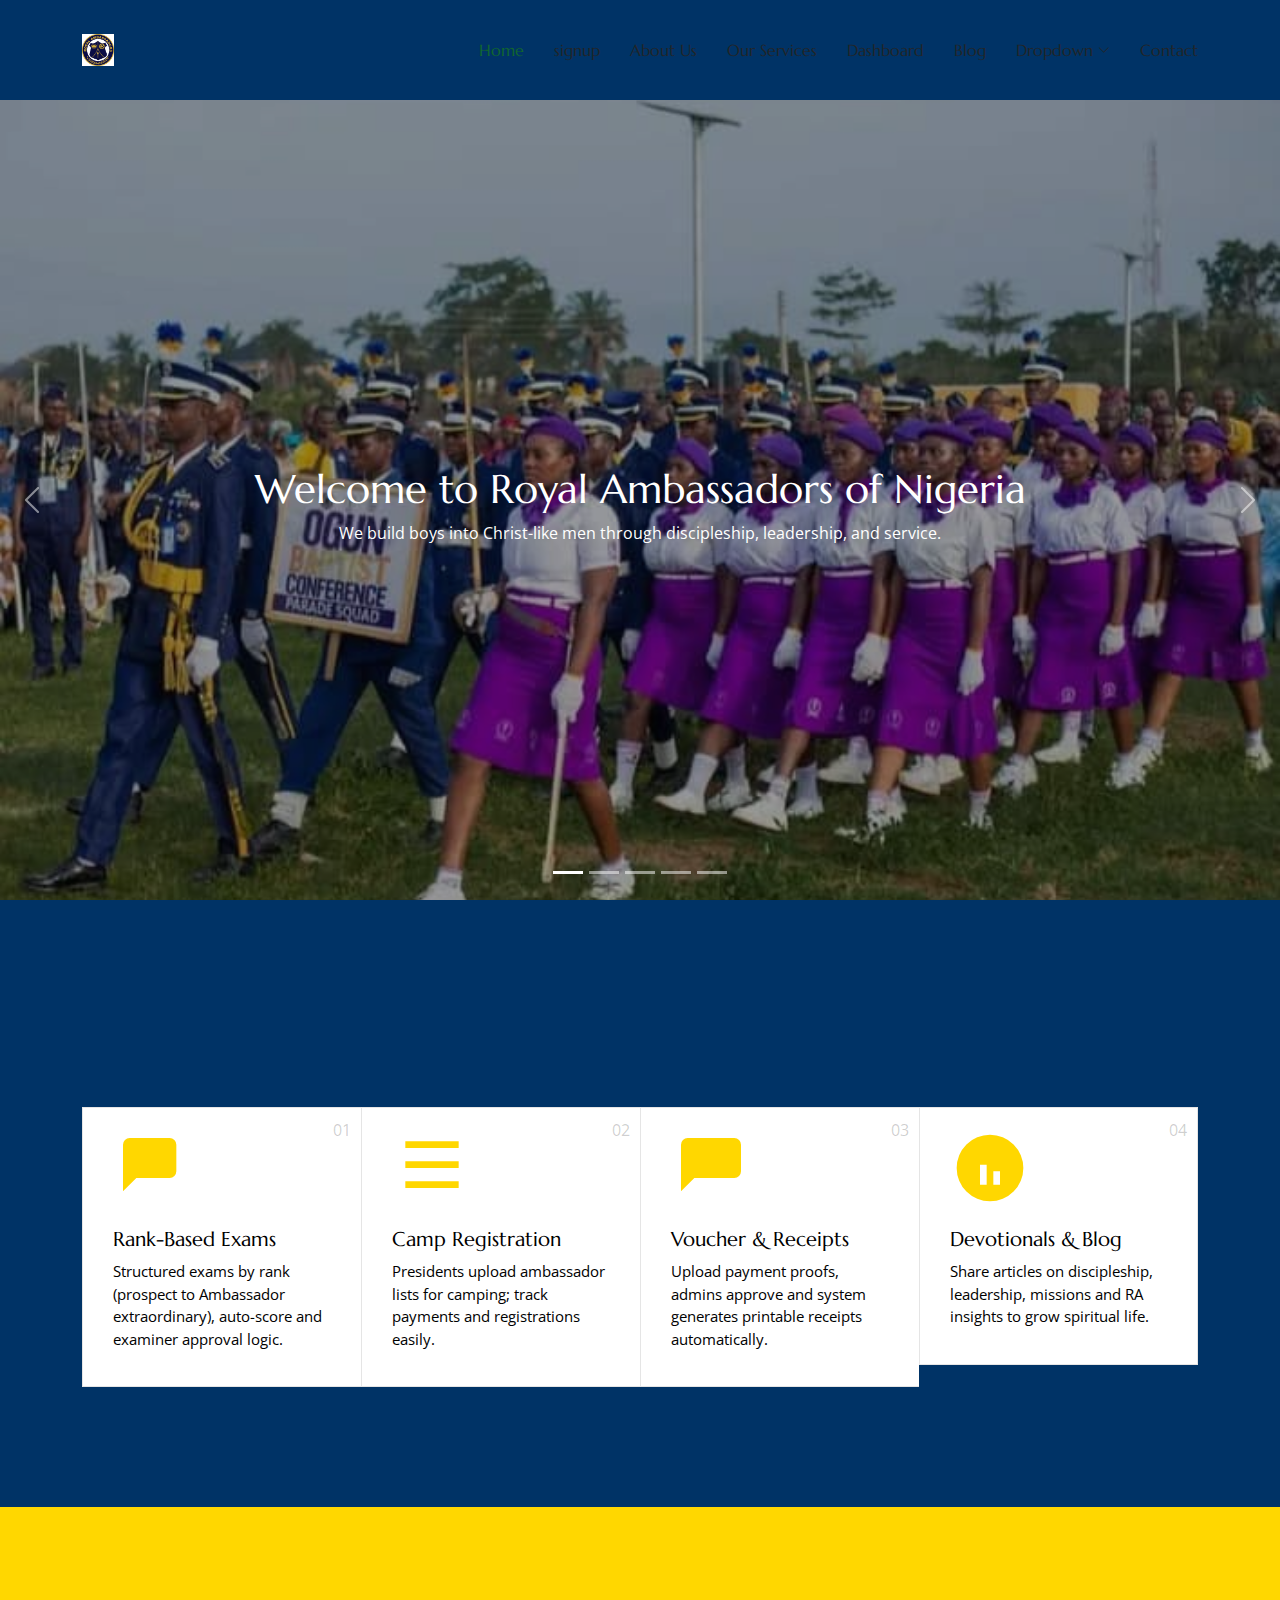
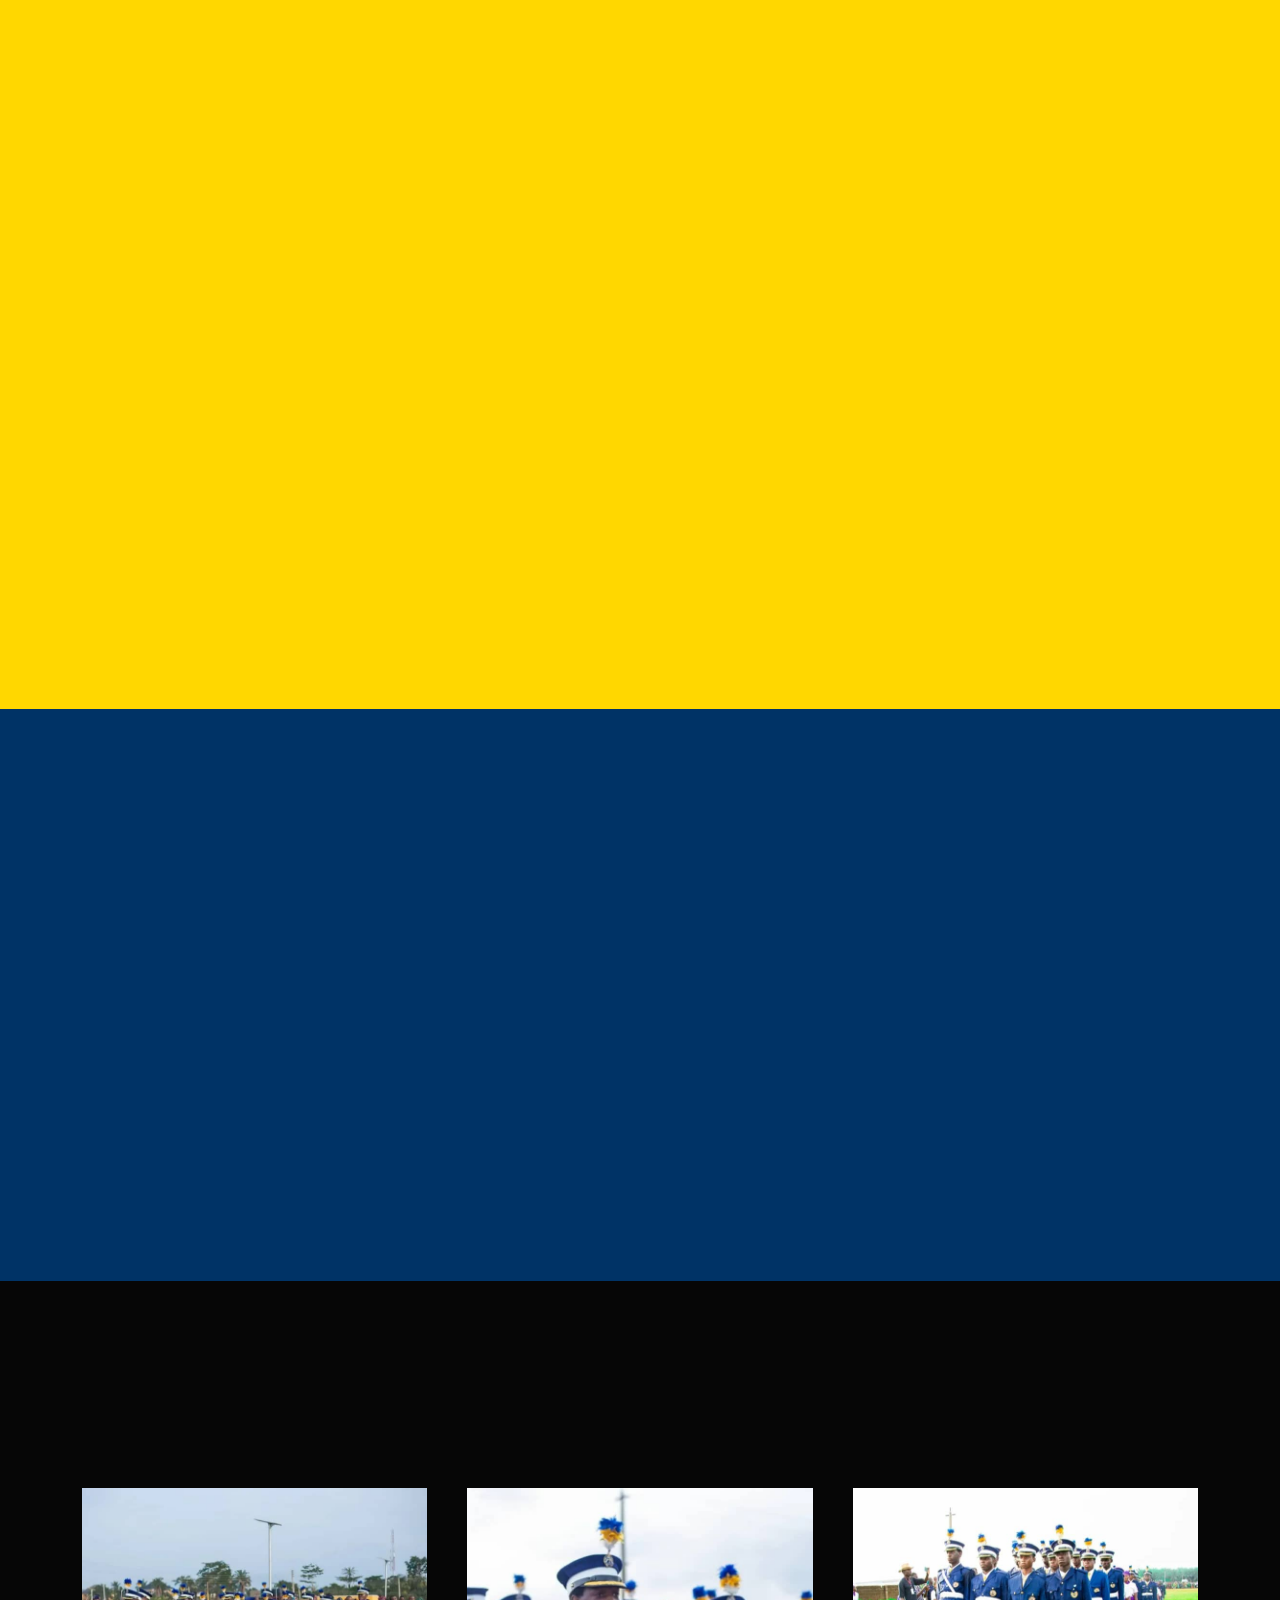
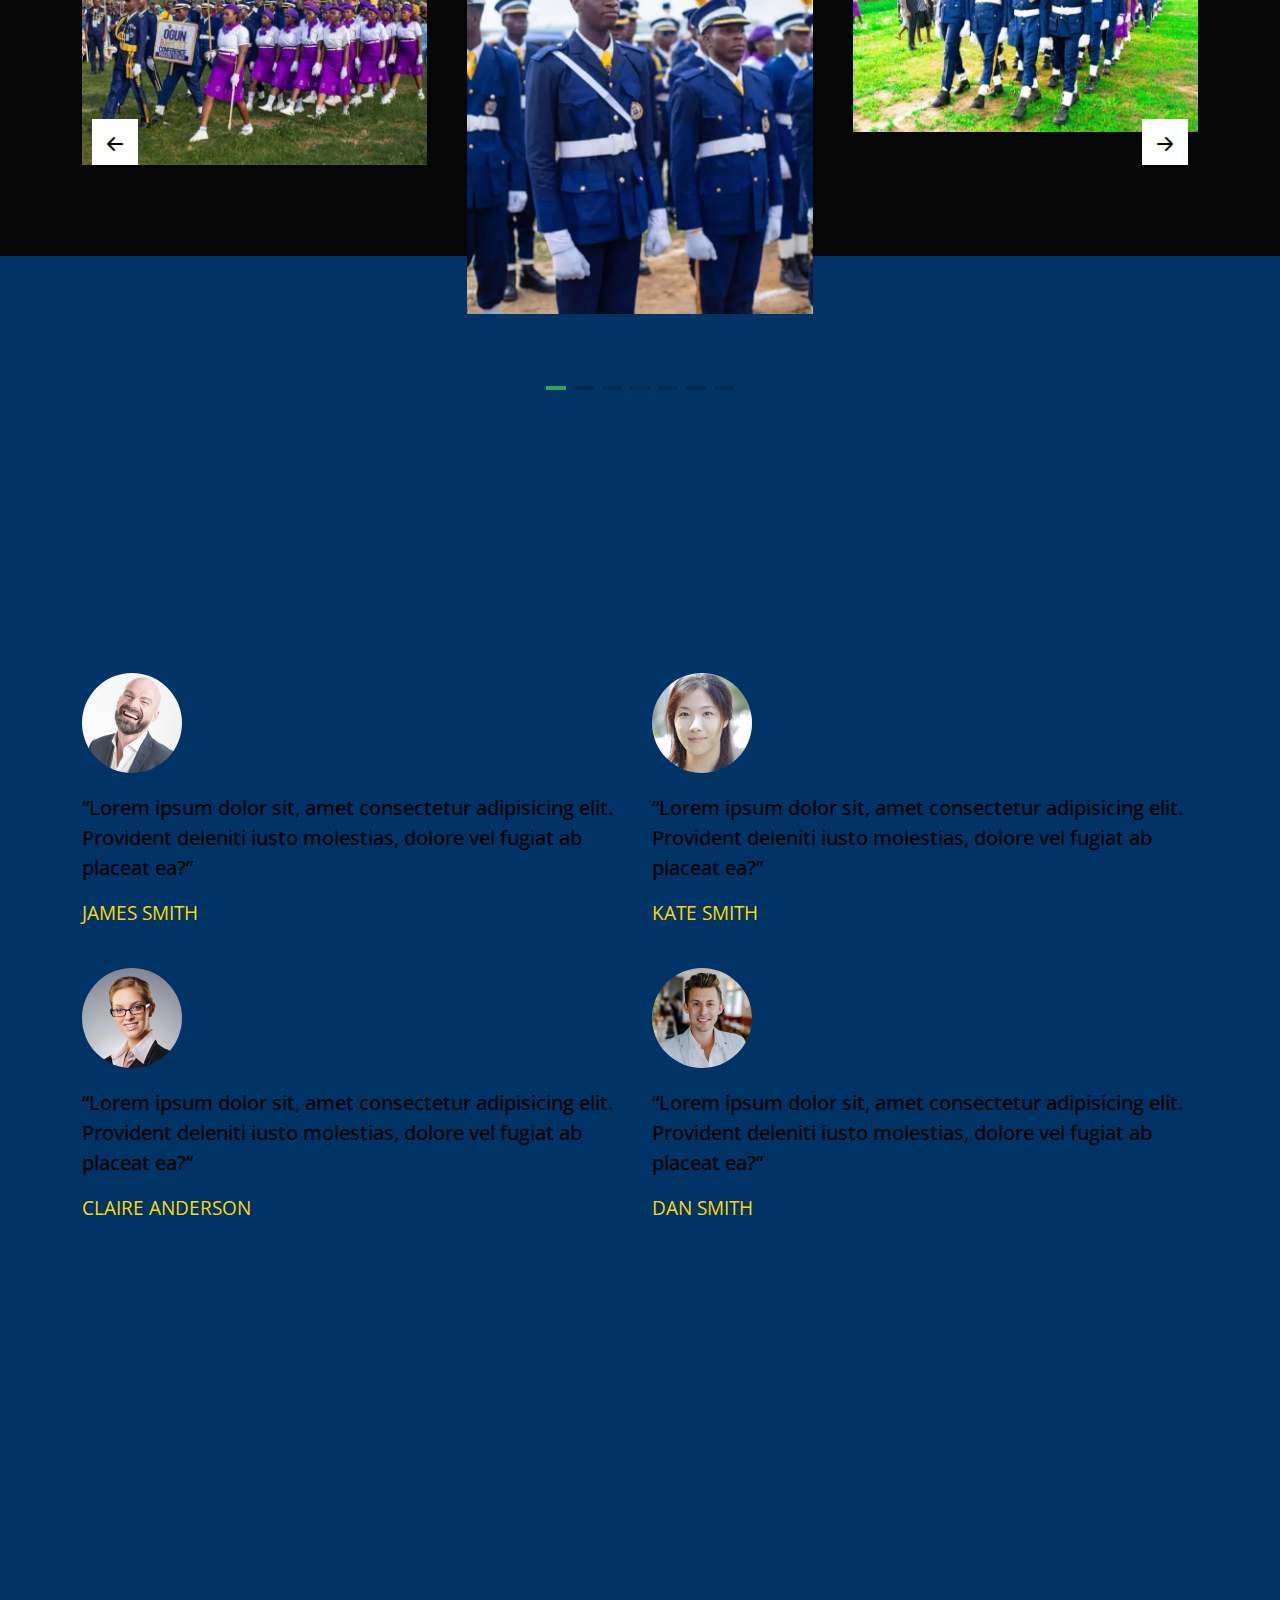
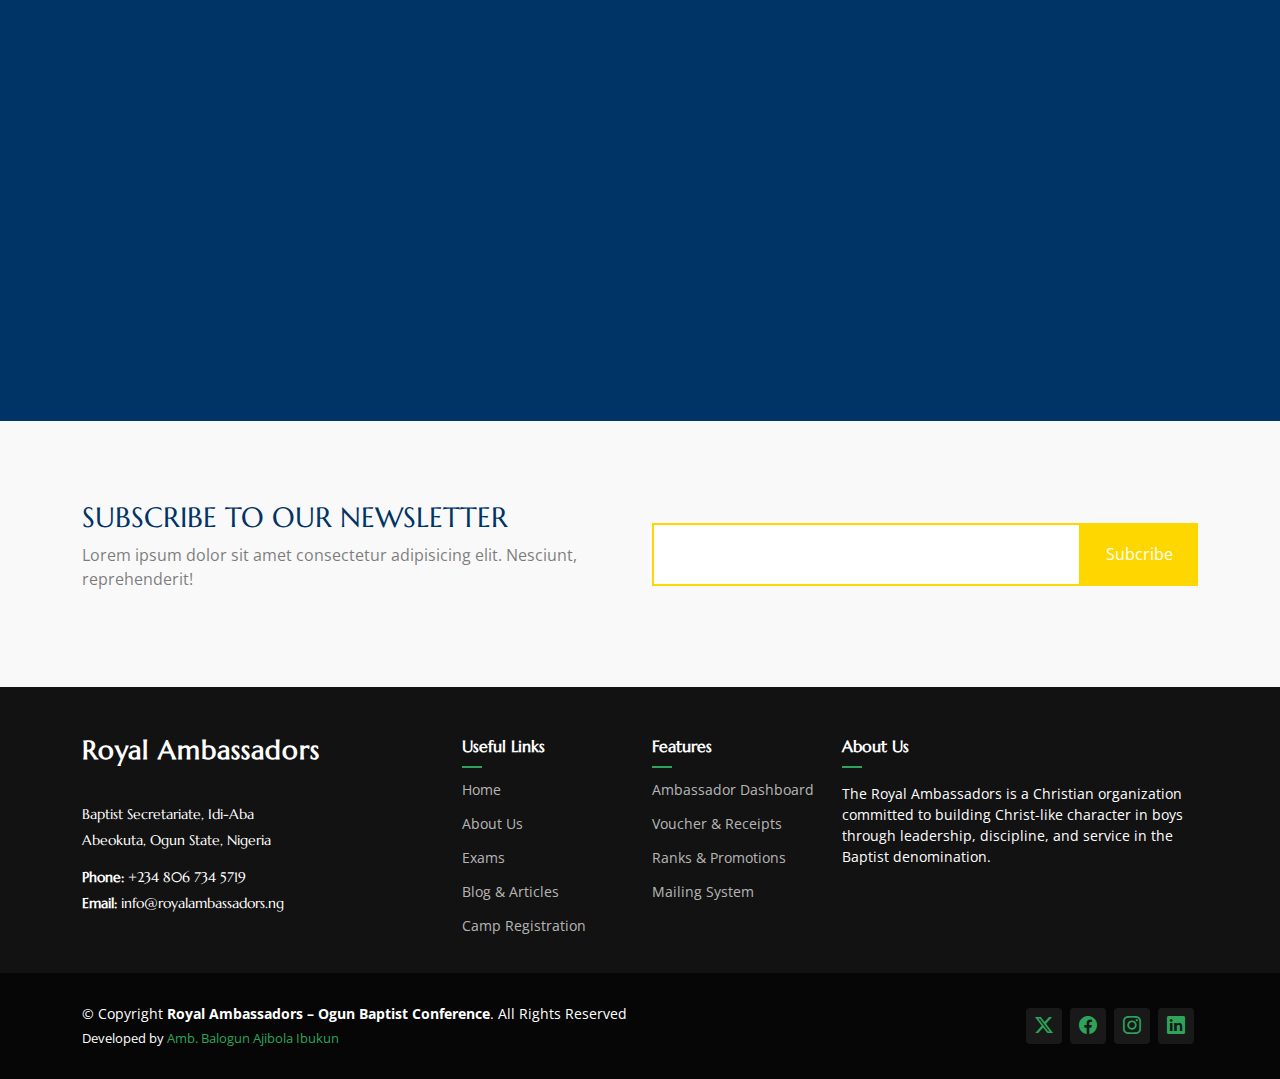
<file: index.html>
<!DOCTYPE html>
<html lang="en">

<head>
  <meta charset="utf-8">
  <meta content="width=device-width, initial-scale=1.0" name="viewport">
 <title>Royal Ambassadors  Ogun Baptist Conference</title>

  <meta name="description" content="">
  <meta name="keywords" content="">

  <!-- Favicons -->
  <link href="assets/img/favicon.png" rel="icon">
  <link href="assets/img/apple-touch-icon.png" rel="apple-touch-icon">

  <!-- Fonts -->
  <link href="https://fonts.googleapis.com" rel="preconnect">
  <link href="https://fonts.gstatic.com" rel="preconnect" crossorigin>
  <link href="https://fonts.googleapis.com/css2?family=Open+Sans:ital,wght@0,300;0,400;0,500;0,600;0,700;0,800;1,300;1,400;1,500;1,600;1,700;1,800&family=Marcellus:wght@400&display=swap" rel="stylesheet">

  <!-- Vendor CSS Files -->
  <link href="assets/vendor/bootstrap/css/bootstrap.min.css" rel="stylesheet">
  <link href="assets/vendor/bootstrap-icons/bootstrap-icons.css" rel="stylesheet">
  <link href="assets/vendor/aos/aos.css" rel="stylesheet">
  <link href="assets/vendor/swiper/swiper-bundle.min.css" rel="stylesheet">
  <link href="assets/vendor/glightbox/css/glightbox.min.css" rel="stylesheet">

  <!-- Main CSS File -->
  <link href="assets/css/main.css" rel="stylesheet">

  <!-- =======================================================
  * Template Name: AgriCulture
  * Template URL: https://bootstrapmade.com/agriculture-bootstrap-website-template/
  * Updated: Aug 07 2024 with Bootstrap v5.3.3
  * Author: BootstrapMade.com
  * License: https://bootstrapmade.com/license/
  ======================================================== -->
</head>

<body class="index-page">

  <header id="header" class="header d-flex align-items-center position-relative">
    <div class="container-fluid container-xl position-relative d-flex align-items-center justify-content-between">

      <a href="index.html" class="logo d-flex align-items-center">
        <!-- Uncomment the line below if you also wish to use an image logo -->
        <img src="assets/img/logo.png" alt="AgriCulture">
        <!-- <h1 class="sitename">AgriCulture</h1>  -->
      </a>

      <nav id="navmenu" class="navmenu">
        <ul>
          <li><a href="index.html" class="active">Home</a></li>
           <li><a href="signup.html">signup</a></li>
          <li><a href="about.html">About Us</a></li>
          <li><a href="services.html">Our Services</a></li>
          <li><a href="dashboard.html">Dashboard</a></li>
          <li><a href="blog.html">Blog</a></li>
          <li class="dropdown"><a href="#"><span>Dropdown</span> <i class="bi bi-chevron-down toggle-dropdown"></i></a>
            <ul>
              <li><a href="#">Dropdown 1</a></li>
              <li class="dropdown"><a href="#"><span>Deep Dropdown</span> <i class="bi bi-chevron-down toggle-dropdown"></i></a>
                <ul>
                  <li><a href="#">Deep Dropdown 1</a></li>
                  <li><a href="#">Deep Dropdown 2</a></li>
                  <li><a href="#">Deep Dropdown 3</a></li>
                  <li><a href="#">Deep Dropdown 4</a></li>
                  <li><a href="#">Deep Dropdown 5</a></li>
                </ul>
              </li>
              <li><a href="#">Dropdown 2</a></li>
              <li><a href="#">Dropdown 3</a></li>
              <li><a href="#">Dropdown 4</a></li>
            </ul>
          </li>
          <li><a href="contact.html">Contact</a></li>
        </ul>
        <i class="mobile-nav-toggle d-xl-none bi bi-list"></i>
      </nav>

    </div>
  </header>

  <main class="main">

    <!-- Hero Section -->
    <section id="hero" class="hero section dark-background">

      <div id="hero-carousel" class="carousel slide carousel-fade" data-bs-ride="carousel" data-bs-interval="5000">

        <div class="carousel-item active">
          <img src="assets/img/new_4.jpg" alt="">
          <div class="carousel-container">
            <h1>Welcome to Royal Ambassadors of Nigeria</h1>
          <p>We build boys into Christ-like men through discipleship, leadership, and service.</p>
          </div>
        </div><!-- End Carousel Item -->

        <div class="carousel-item">
          <img src="assets/img/new_2.jpg" alt="">
          <div class="carousel-container">
            <h2>we are ambassadors for christ</h2>
          </div>
        </div><!-- End Carousel Item -->

        <div class="carousel-item">
          <img src="assets/img/new_3.jpg" alt="">
          <div class="carousel-container">
            <h2>The Kings Business </h2>
          </div>
        </div><!-- End Carousel Item -->

        <div class="carousel-item">
          <img src="assets/img/new_5.jpg" alt="">
          <div class="carousel-container">
            <h2>The Love Of Christ Compells us</h2>
          </div>
        </div><!-- End Carousel Item -->

        <div class="carousel-item">
          <img src="assets/img/new_6.jpg" alt="">
          <div class="carousel-container">
            <h2>Building Boys Into Godly Men</h2>
          </div>
        </div><!-- End Carousel Item -->

        <a class="carousel-control-prev" href="#hero-carousel" role="button" data-bs-slide="prev">
          <span class="carousel-control-prev-icon bi bi-chevron-left" aria-hidden="true"></span>
        </a>

        <a class="carousel-control-next" href="#hero-carousel" role="button" data-bs-slide="next">
          <span class="carousel-control-next-icon bi bi-chevron-right" aria-hidden="true"></span>
        </a>

        <ol class="carousel-indicators"></ol>

      </div>

    </section><!-- /Hero Section -->

    <!-- Services Section -->
    <section id="services" class="services section">

      <!-- Section Title -->
     
<div class="container section-title" data-aos="fade-up">
  <h2>OUR FEATURES</h2>
  <p>Empowering Ambassadors Through Christ-Centered Systems</p>
</div><!-- End Section Title -->

<div class="content">
  <div class="container">
    <div class="row g-0">

      <div class="col-lg-3 col-md-6">
        <div class="service-item">
          <span class="number">01</span>
          <div class="service-item-icon">
            <svg xmlns="http://www.w3.org/2000/svg" width="80" height="80" viewBox="0 0 24 24" fill="currentColor">
              <path d="M5 3a2 2 0 0 0-2 2v14l4-4h10a2 2 0 0 0 2-2V5a2 2 0 0 0-2-2H5z"/>
            </svg>
          </div>
          <div class="service-item-content">
            <h3 class="service-heading">Rank-Based Exams</h3>
            <p>Structured exams by rank (prospect to Ambassador extraordinary), auto-score and examiner approval logic.</p>
          </div>
        </div>
      </div>

      <div class="col-lg-3 col-md-6">
        <div class="service-item">
          <span class="number">02</span>
          <div class="service-item-icon">
            <svg xmlns="http://www.w3.org/2000/svg" width="80" height="80" viewBox="0 0 24 24" fill="currentColor">
              <path d="M4 4h16v2H4zm0 6h16v2H4zm0 6h16v2H4z"/>
            </svg>
          </div>
          <div class="service-item-content">
            <h3 class="service-heading">Camp Registration</h3>
            <p>Presidents upload ambassador lists for camping; track payments and registrations easily.</p>
          </div>
        </div>
      </div>

      <div class="col-lg-3 col-md-6">
        <div class="service-item">
          <span class="number">03</span>
          <div class="service-item-icon">
            <svg xmlns="http://www.w3.org/2000/svg" width="80" height="80" viewBox="0 0 24 24" fill="currentColor">
              <path d="M19 3H5a2 2 0 0 0-2 2v14l4-4h12a2 2 0 0 0 2-2V5a2 2 0 0 0-2-2z"/>
            </svg>
          </div>
          <div class="service-item-content">
            <h3 class="service-heading">Voucher & Receipts</h3>
            <p>Upload payment proofs, admins approve and system generates printable receipts automatically.</p>
          </div>
        </div>
      </div>

      <div class="col-lg-3 col-md-6">
        <div class="service-item">
          <span class="number">04</span>
          <div class="service-item-icon">
            <svg xmlns="http://www.w3.org/2000/svg" width="80" height="80" viewBox="0 0 24 24" fill="currentColor">
              <path d="M12 2a10 10 0 1 0 10 10A10.011 10.011 0 0 0 12 2zm-1 15h-2v-6h2zm4 0h-2v-4h2z"/>
            </svg>
          </div>
          <div class="service-item-content">
            <h3 class="service-heading">Devotionals & Blog</h3>
            <p>Share articles on discipleship, leadership, missions and RA insights to grow spiritual life.</p>
          </div>
        </div>
      </div>

    </div>
  </div>
</div>

    </section><!-- /Services Section -->

    <!-- About Section -->
    <section id="about" class="about section">

      <div class="content">
        <div class="container">
          <div class="row">
            <div class="col-lg-6 mb-4 mb-lg-0">
              <img src="assets/img/new8.jpg" alt="Image " class="img-fluid img-overlap" data-aos="zoom-out">
            </div>
            <div class="col-lg-5 ml-auto" data-aos="fade-up" data-aos-delay="100">
              <h3 class="content-subtitle text-white opacity-50">ABOUT ROYAL AMBASSADORS</h3>
              <h2 class="content-title mb-4">
               The Royal Ambassadors of Nigeria<strong> is a Christian organization that trains boys</strong> to become Christ-like men through biblical leadership, discipline, and service to others
              </h2>
              <p class="opacity-50">
               <h1>
                2 corinthians 5:20
                WE ARE AMBASSADORS FOR CHRIST.
                </h1>
              </p>

    </section><!-- /About Section -->

    <!-- About 3 Section -->
    <section id="about-3" class="about-3 section">

      <div class="container">
        <div class="row gy-4 justify-content-between align-items-center">
          <div class="col-lg-6 order-lg-2 position-relative" data-aos="zoom-out">
            <img src="assets/img/outreach.jpg" alt="Image" class="img-fluid">
           
              <span class="play"><i class="bi bi-play-fill"></i></span>
            </a>
          </div>
          <div class="col-lg-5 order-lg-1" data-aos="fade-up" data-aos-delay="100">
            <h2 class="content-title mb-4">our mission</h2>
            <p class="mb-4">
              The Royal Ambassadors of Nigeria – Ogun Baptist Conference is dedicated to spiritual development, leadership training,
          and community service. Through structured programs, camps, and rank-based growth, we empower young boys to live
          out their faith boldly.
            </p>
            <ul class="list-unstyled list-check">
              <li>Discipleship through structured teaching and mentorship</li>
          <li>Leadership training at every ambassadorial rank</li>
          <li>Service to the church and the wider community</li>
            </ul>

            <p><a href="#" class="btn-cta">Get in touch</a></p>
          </div>
        </div>
      </div>
    </section><!-- /About 3 Section -->

    <!-- Services 2 Section -->
    <section id="services-2" class="services-2 section dark-background">
      <!-- Section Title -->
      <div class="container section-title" data-aos="fade-up">
        <h2>Activities</h2>
        <p>our programs</p>
      </div><!-- End Section Title -->

      <div class="services-carousel-wrap">
        <div class="container">
          <div class="swiper init-swiper">
            <script type="application/json" class="swiper-config">
              {
                "loop": true,
                "speed": 600,
                "autoplay": {
                  "delay": 5000
                },
                "slidesPerView": "auto",
                "pagination": {
                  "el": ".swiper-pagination",
                  "type": "bullets",
                  "clickable": true
                },
                "navigation": {
                  "nextEl": ".js-custom-next",
                  "prevEl": ".js-custom-prev"
                },
                "breakpoints": {
                  "320": {
                    "slidesPerView": 1,
                    "spaceBetween": 40
                  },
                  "1200": {
                    "slidesPerView": 3,
                    "spaceBetween": 40
                  }
                }
              }
            </script>
            <button class="navigation-prev js-custom-prev">
              <i class="bi bi-arrow-left-short"></i>
            </button>
            <button class="navigation-next js-custom-next">
              <i class="bi bi-arrow-right-short"></i>
            </button>
            <div class="swiper-wrapper">
              <div class="swiper-slide">
                <div class="service-item">
                  <div class="service-item-contents">
                    <a href="#">
                      <span class="service-item-category">We do</span>
                      <h2 class="service-item-title">Parade</h2>
                    </a>
                  </div>
                  <img src="assets/img/new_4.jpg" alt="Image" class="img-fluid">
                </div>
              </div>
              <div class="swiper-slide">
                <div class="service-item">
                  <div class="service-item-contents">
                    <a href="#">
                      <span class="service-item-category">We do</span>
                      <h2 class="service-item-title">camping execrise</h2>
                    </a>
                  </div>
                  <img src="assets/img/new_5.jpg" alt="Image" class="img-fluid">
                </div>
              </div>
              <div class="swiper-slide">
                <div class="service-item">
                  <div class="service-item-contents">
                    <a href="#">
                      <span class="service-item-category">We do</span>
                      <h2 class="service-item-title">traning</h2>
                    </a>
                  </div>
                  <img src="assets/img/new_6.jpg" alt="Image" class="img-fluid">
                </div>
              </div>

              <div class="swiper-slide">
                <div class="service-item">
                  <div class="service-item-contents">
                    <a href="#">
                      <span class="service-item-category">We do</span>
                      <h2 class="service-item-title">anti-social vices</h2>
                    </a>
                  </div>
                  <img src="assets/img/new_1.jpg" alt="Image" class="img-fluid">
                </div>
              </div>
              <div class="swiper-slide">
                <div class="service-item">
                  <div class="service-item-contents">
                    <a href="#">
                      <span class="service-item-category">We do</span>
                      <h2 class="service-item-title">promotion and ranking</h2>
                    </a>
                  </div>
                  <img src="assets/img/new_2.jpg" alt="Image" class="img-fluid">
                </div>
              </div>
              <div class="swiper-slide">
                <div class="service-item">
                  <div class="service-item-contents">
                    <a href="#">
                      <span class="service-item-category">We do</span>
                      <h2 class="service-item-title">Sports</h2>
                    </a>
                  </div>
                  <img src="assets/img/sports.jpg" alt="Image" class="img-fluid">
                </div>
              </div>
              <div class="swiper-slide">
                <div class="service-item">
                  <div class="service-item-contents">
                    <a href="#">
                      <span class="service-item-category">We do</span>
                      <h2 class="service-item-title">outreach</h2>
                    </a>
                  </div>
                  <img src="assets/img/outreach.jpg" alt="Image" class="img-fluid">
                </div>
              </div>
            </div>
            <div class="swiper-pagination"></div>
          </div>
        </div>
      </div>
    </section><!-- /Services 2 Section -->

    <!-- Testimonials Section -->
    <section class="testimonials-12 testimonials section" id="testimonials">
      <!-- Section Title -->
      <div class="container section-title" data-aos="fade-up">
        <h2>COMMENT</h2>
        <p>Necessitatibus eius consequatur</p>
      </div><!-- End Section Title -->

      <div class="testimonial-wrap">
        <div class="container">
          <div class="row">
            <div class="col-md-6 mb-4 mb-md-4">
              <div class="testimonial">
                <img src="assets/img/testimonials/testimonials-1.jpg" alt="Testimonial author">
                <blockquote>
                  <p>
                    “Lorem ipsum dolor sit, amet consectetur adipisicing
                    elit. Provident deleniti iusto molestias, dolore vel fugiat
                    ab placeat ea?”
                  </p>
                </blockquote>
                <p class="client-name">James Smith</p>
              </div>
            </div>
            <div class="col-md-6 mb-4 mb-md-4">
              <div class="testimonial">
                <img src="assets/img/testimonials/testimonials-2.jpg" alt="Testimonial author">
                <blockquote>
                  <p>
                    “Lorem ipsum dolor sit, amet consectetur adipisicing
                    elit. Provident deleniti iusto molestias, dolore vel fugiat
                    ab placeat ea?”
                  </p>
                </blockquote>
                <p class="client-name">Kate Smith</p>
              </div>
            </div>
            <div class="col-md-6 mb-4 mb-md-4">
              <div class="testimonial">
                <img src="assets/img/testimonials/testimonials-3.jpg" alt="Testimonial author">
                <blockquote>
                  <p>
                    “Lorem ipsum dolor sit, amet consectetur adipisicing
                    elit. Provident deleniti iusto molestias, dolore vel fugiat
                    ab placeat ea?”
                  </p>
                </blockquote>
                <p class="client-name">Claire Anderson</p>
              </div>
            </div>
            <div class="col-md-6 mb-4 mb-md-4">
              <div class="testimonial">
                <img src="assets/img/testimonials/testimonials-4.jpg" alt="Testimonial author">
                <blockquote>
                  <p>
                    “Lorem ipsum dolor sit, amet consectetur adipisicing
                    elit. Provident deleniti iusto molestias, dolore vel fugiat
                    ab placeat ea?”
                  </p>
                </blockquote>
                <p class="client-name">Dan Smith</p>
              </div>
            </div>
          </div>
        </div>
      </div>
    </section><!-- /Testimonials Section -->

    <!-- Recent Posts Section -->
    <section id="recent-posts" class="recent-posts section">

      <!-- Section Title -->
      <div class="container section-title" data-aos="fade-up">
      <B>
        <p>BLOG POST</p>
      </B>
      </div><!-- End Section Title -->

      <div class="container">

        <div class="row gy-5">

          <div class="col-xl-4 col-md-6">
            <div class="post-item position-relative h-100" data-aos="fade-up" data-aos-delay="100">

              <div class="post-img position-relative overflow-hidden">
                <img src="assets/img/blog/blog-1.jpg" class="img-fluid" alt="">
                <span class="post-date">December 12</span>
              </div>

              <div class="post-content d-flex flex-column">

                <h3 class="post-title">Eum ad dolor et. Autem aut fugiat debitis</h3>

                <div class="meta d-flex align-items-center">
                  <div class="d-flex align-items-center">
                    <i class="bi bi-person"></i> <span class="ps-2">Julia Parker</span>
                  </div>
                  <span class="px-3 text-black-50">/</span>
                  <div class="d-flex align-items-center">
                    <i class="bi bi-folder2"></i> <span class="ps-2">Politics</span>
                  </div>
                </div>

                <hr>

                <a href="blog-details.html" class="readmore stretched-link"><span>Read More</span><i class="bi bi-arrow-right"></i></a>

              </div>

            </div>
          </div><!-- End post item -->

          <div class="col-xl-4 col-md-6">
            <div class="post-item position-relative h-100" data-aos="fade-up" data-aos-delay="200">

              <div class="post-img position-relative overflow-hidden">
                <img src="assets/img/blog/blog-2.jpg" class="img-fluid" alt="">
                <span class="post-date">July 17</span>
              </div>

              <div class="post-content d-flex flex-column">

                <h3 class="post-title">Et repellendus molestiae qui est sed omnis</h3>

                <div class="meta d-flex align-items-center">
                  <div class="d-flex align-items-center">
                    <i class="bi bi-person"></i> <span class="ps-2">Mario Douglas</span>
                  </div>
                  <span class="px-3 text-black-50">/</span>
                  <div class="d-flex align-items-center">
                    <i class="bi bi-folder2"></i> <span class="ps-2">Sports</span>
                  </div>
                </div>

                <hr>

                <a href="blog-details.html" class="readmore stretched-link"><span>Read More</span><i class="bi bi-arrow-right"></i></a>

              </div>

            </div>
          </div><!-- End post item -->

          <div class="col-xl-4 col-md-6" data-aos="fade-up" data-aos-delay="300">
            <div class="post-item position-relative h-100">

              <div class="post-img position-relative overflow-hidden">
                <img src="assets/img/blog/blog-3.jpg" class="img-fluid" alt="">
                <span class="post-date">September 05</span>
              </div>

              <div class="post-content d-flex flex-column">

                <h3 class="post-title">Quia assumenda est et veritati tirana ploder</h3>

                <div class="meta d-flex align-items-center">
                  <div class="d-flex align-items-center">
                    <i class="bi bi-person"></i> <span class="ps-2">Lisa Hunter</span>
                  </div>
                  <span class="px-3 text-black-50">/</span>
                  <div class="d-flex align-items-center">
                    <i class="bi bi-folder2"></i> <span class="ps-2">Economics</span>
                  </div>
                </div>

                <hr>

                <a href="blog-details.html" class="readmore stretched-link"><span>Read More</span><i class="bi bi-arrow-right"></i></a>

              </div>

            </div>
          </div><!-- End post item -->

        </div>

      </div>

    </section><!-- /Recent Posts Section -->

    <!-- Call To Action Section -->
    <section id="call-to-action" class="call-to-action section light-background">

      <div class="content">
        <div class="container">
          <div class="row align-items-center">
            <div class="col-lg-6">
              <h3>Subscribe To Our Newsletter</h3>
              <p class="opacity-50">
                Lorem ipsum dolor sit amet consectetur adipisicing elit.
                Nesciunt, reprehenderit!
              </p>
            </div>
            <div class="col-lg-6">
              <form action="forms/newsletter.php" class="form-subscribe php-email-form">
                <div class="form-group d-flex align-items-stretch">
                  <input type="email" name="email" class="form-control h-100" placeholder="Enter your e-mail">
                  <input type="submit" class="btn btn-secondary px-4" value="Subcribe">
                </div>
                <div class="loading">Loading</div>
                <div class="error-message"></div>
                <div class="sent-message">
                  Your subscription request has been sent. Thank you!
                </div>
              </form>
            </div>
          </div>
        </div>
      </div>
    </section><!-- /Call To Action Section -->

  </main>

  <footer id="footer" class="footer dark-background">

  <div class="footer-top">
    <div class="container">
      <div class="row gy-4">
      
        <div class="col-lg-4 col-md-6 footer-about">
          <a href="index.html" class="logo d-flex align-items-center">
            <span class="sitename">Royal Ambassadors</span>
          </a>
          <div class="footer-contact pt-3">
            <p>Baptist Secretariate, Idi-Aba</p>
            <p>Abeokuta, Ogun State, Nigeria</p>
            <p class="mt-3"><strong>Phone:</strong> <span>+234 806 734 5719</span></p>
            <p><strong>Email:</strong> <span>info@royalambassadors.ng</span></p>
          </div>
        </div>

        <div class="col-lg-2 col-md-3 footer-links">
          <h4>Useful Links</h4>
          <ul>
            <li><a href="index.html">Home</a></li>
            <li><a href="about.html">About Us</a></li>
            <li><a href="exams.html">Exams</a></li>
            <li><a href="blog.html">Blog & Articles</a></li>
            <li><a href="camp.html">Camp Registration</a></li>
          </ul>
        </div>

        <div class="col-lg-2 col-md-3 footer-links">
          <h4>Features</h4>
          <ul>
            <li><a href="dashboard.html">Ambassador Dashboard</a></li>
            <li><a href="voucher.html">Voucher & Receipts</a></li>
            <li><a href="ranks.html">Ranks & Promotions</a></li>
            <li><a href="mailing.html">Mailing System</a></li>
          </ul>
        </div>

        <div class="col-lg-4 col-md-12 footer-links">
          <h4>About Us</h4>
          <p>The Royal Ambassadors is a Christian organization committed to building Christ-like character in boys through leadership, discipline, and service in the Baptist denomination.</p>
        </div>

      </div>
    </div>
  </div>

  <div class="copyright text-center">
    <div class="container d-flex flex-column flex-lg-row justify-content-center justify-content-lg-between align-items-center">

      <div class="d-flex flex-column align-items-center align-items-lg-start">
        <div>
          © Copyright <strong><span>Royal Ambassadors – Ogun Baptist Conference</span></strong>. All Rights Reserved
        </div>
        <div class="credits">
          Developed by <a href="#">Amb. Balogun Ajibola Ibukun</a>
        </div>
      </div>

      <div class="social-links order-first order-lg-last mb-3 mb-lg-0">
        <a href="#"><i class="bi bi-twitter-x"></i></a>
        <a href="#"><i class="bi bi-facebook"></i></a>
        <a href="#"><i class="bi bi-instagram"></i></a>
        <a href="#"><i class="bi bi-linkedin"></i></a>
      </div>

    </div>
  </div>

</footer>

  <!-- Scroll Top -->
  <a href="#" id="scroll-top" class="scroll-top d-flex align-items-center justify-content-center"><i class="bi bi-arrow-up-short"></i></a>

  <!-- Preloader -->
  <div id="preloader"></div>

  <!-- Vendor JS Files -->
  <script src="assets/vendor/bootstrap/js/bootstrap.bundle.min.js"></script>
  <script src="assets/vendor/php-email-form/validate.js"></script>
  <script src="assets/vendor/aos/aos.js"></script>
  <script src="assets/vendor/swiper/swiper-bundle.min.js"></script>
  <script src="assets/vendor/glightbox/js/glightbox.min.js"></script>

  <!-- Main JS File -->
  <script src="assets/js/main.js"></script>

</body>

</html>
</file>
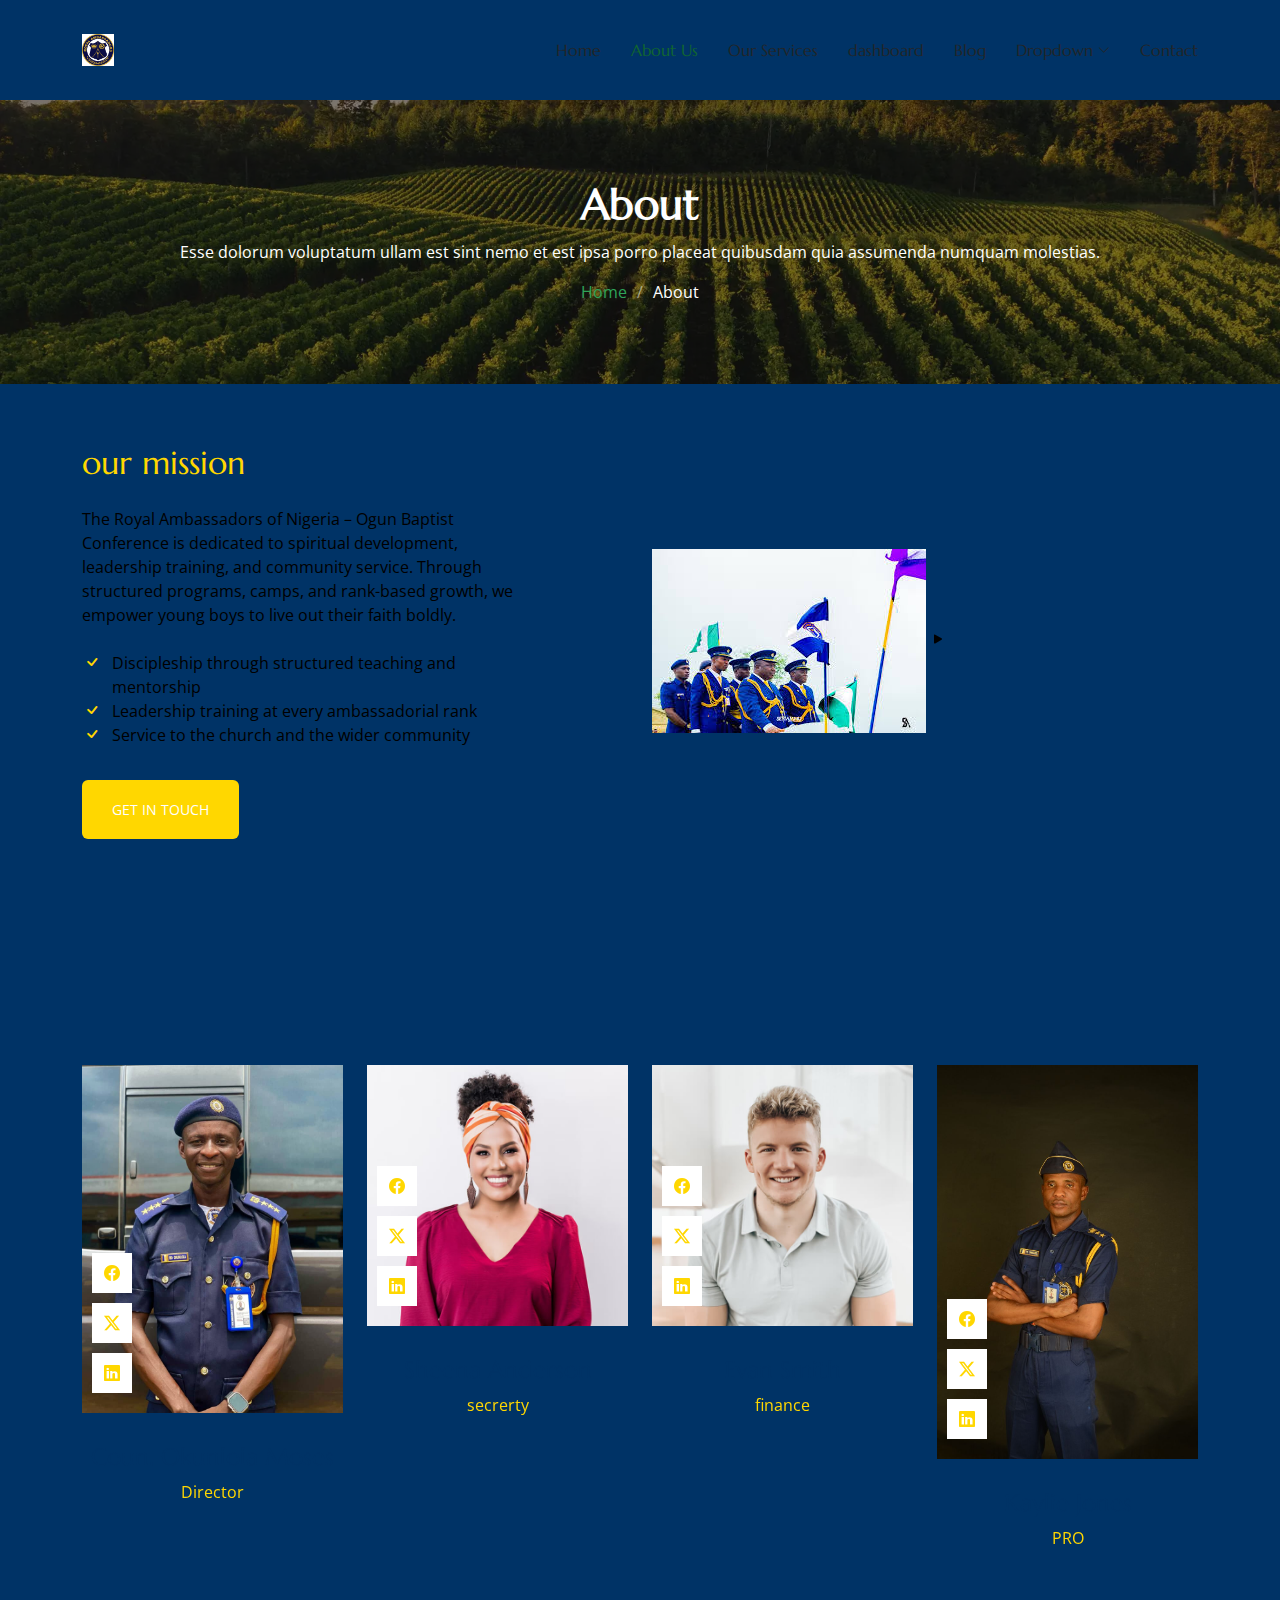
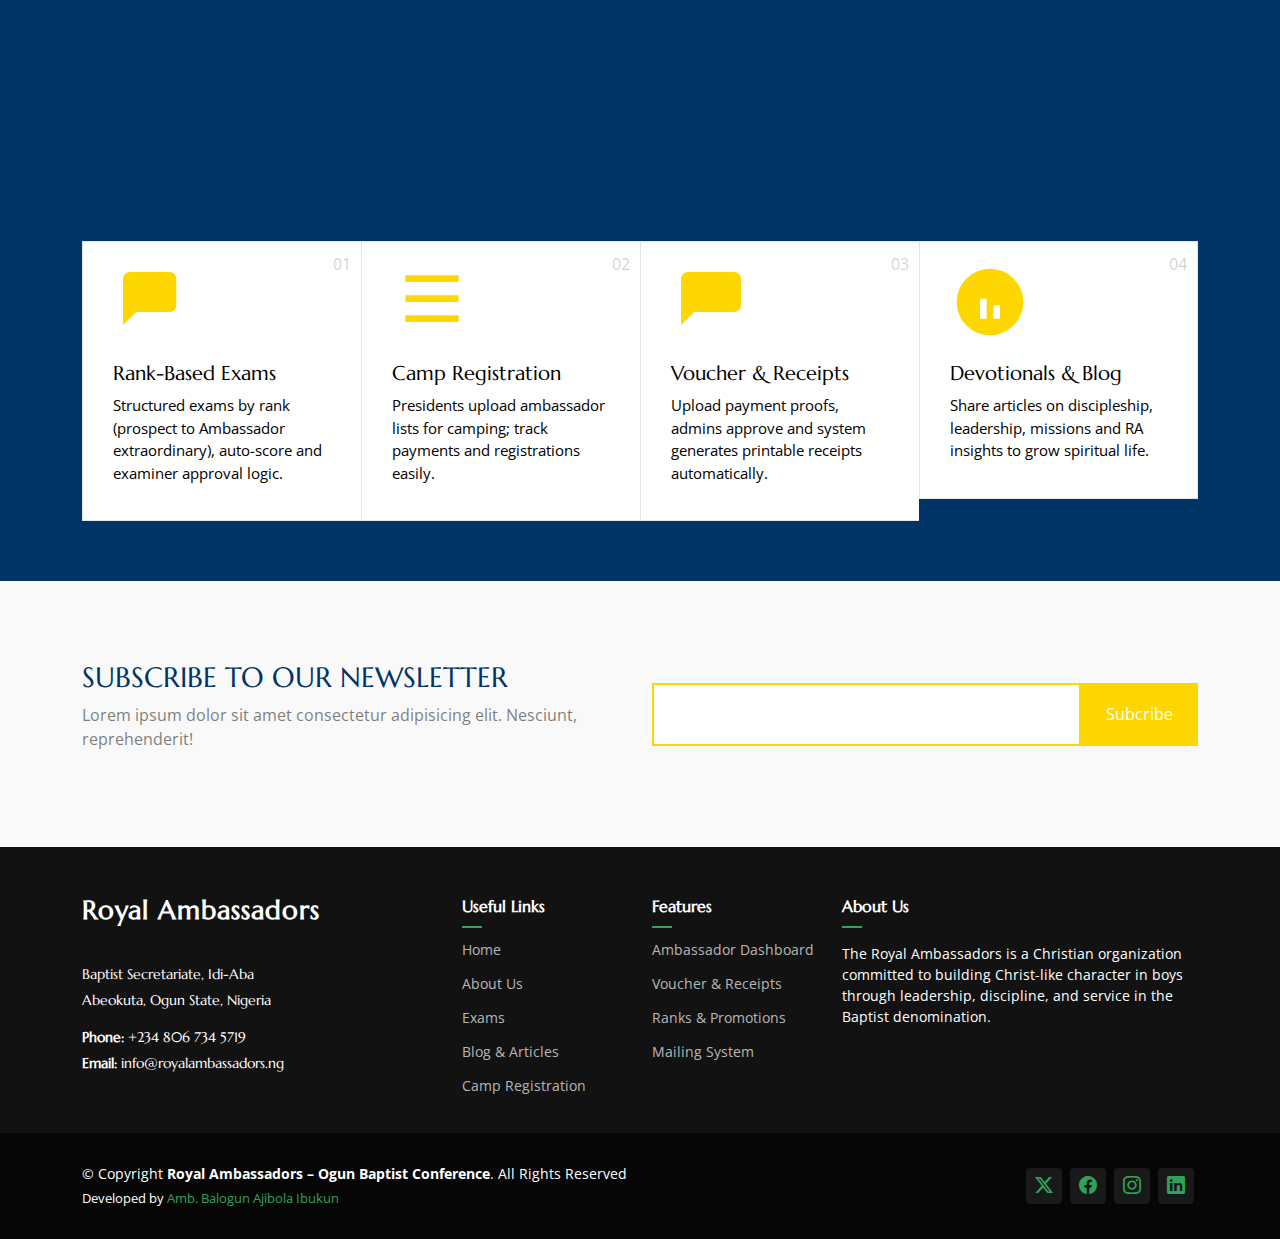
<file: about.html>
<!DOCTYPE html>
<html lang="en">

<head>
  <meta charset="utf-8">
  <meta content="width=device-width, initial-scale=1.0" name="viewport">
  <title>About - AgriCulture Bootstrap Template</title>
  <meta name="description" content="">
  <meta name="keywords" content="">

  <!-- Favicons -->
  <link href="assets/img/favicon.png" rel="icon">
  <link href="assets/img/apple-touch-icon.png" rel="apple-touch-icon">

  <!-- Fonts -->
  <link href="https://fonts.googleapis.com" rel="preconnect">
  <link href="https://fonts.gstatic.com" rel="preconnect" crossorigin>
  <link href="https://fonts.googleapis.com/css2?family=Open+Sans:ital,wght@0,300;0,400;0,500;0,600;0,700;0,800;1,300;1,400;1,500;1,600;1,700;1,800&family=Marcellus:wght@400&display=swap" rel="stylesheet">

  <!-- Vendor CSS Files -->
  <link href="assets/vendor/bootstrap/css/bootstrap.min.css" rel="stylesheet">
  <link href="assets/vendor/bootstrap-icons/bootstrap-icons.css" rel="stylesheet">
  <link href="assets/vendor/aos/aos.css" rel="stylesheet">
  <link href="assets/vendor/swiper/swiper-bundle.min.css" rel="stylesheet">
  <link href="assets/vendor/glightbox/css/glightbox.min.css" rel="stylesheet">

  <!-- Main CSS File -->
  <link href="assets/css/main.css" rel="stylesheet">

  <!-- =======================================================
  * Template Name: AgriCulture
  * Template URL: https://bootstrapmade.com/agriculture-bootstrap-website-template/
  * Updated: Aug 07 2024 with Bootstrap v5.3.3
  * Author: BootstrapMade.com
  * License: https://bootstrapmade.com/license/
  ======================================================== -->
</head>

<body class="about-page">

  <header id="header" class="header d-flex align-items-center position-relative">
    <div class="container-fluid container-xl position-relative d-flex align-items-center justify-content-between">

      <a href="index.html" class="logo d-flex align-items-center">
        <!-- Uncomment the line below if you also wish to use an image logo -->
        <img src="assets/img/logo.png" alt="AgriCulture">
        <!-- <h1 class="sitename">AgriCulture</h1>  -->
      </a>

      <nav id="navmenu" class="navmenu">
        <ul>
          <li><a href="index.html">Home</a></li>
          <li><a href="about.html" class="active">About Us</a></li>
          <li><a href="services.html">Our Services</a></li>
          <li><a href="dashboard.html">dashboard</a></li>
          <li><a href="blog.html">Blog</a></li>
          <li class="dropdown"><a href="#"><span>Dropdown</span> <i class="bi bi-chevron-down toggle-dropdown"></i></a>
            <ul>
              <li><a href="#">Dropdown 1</a></li>
              <li class="dropdown"><a href="#"><span>Deep Dropdown</span> <i class="bi bi-chevron-down toggle-dropdown"></i></a>
                <ul>
                  <li><a href="#">Deep Dropdown 1</a></li>
                  <li><a href="#">Deep Dropdown 2</a></li>
                  <li><a href="#">Deep Dropdown 3</a></li>
                  <li><a href="#">Deep Dropdown 4</a></li>
                  <li><a href="#">Deep Dropdown 5</a></li>
                </ul>
              </li>
              <li><a href="#">Dropdown 2</a></li>
              <li><a href="#">Dropdown 3</a></li>
              <li><a href="#">Dropdown 4</a></li>
            </ul>
          </li>
          <li><a href="contact.html">Contact</a></li>
        </ul>
        <i class="mobile-nav-toggle d-xl-none bi bi-list"></i>
      </nav>

    </div>
  </header>

  <main class="main">

    <!-- Page Title -->
    <div class="page-title dark-background" data-aos="fade" style="background-image: url(assets/img/page-title-bg.webp);">
      <div class="container position-relative">
        <h1>About</h1>
        <p>Esse dolorum voluptatum ullam est sint nemo et est ipsa porro placeat quibusdam quia assumenda numquam molestias.</p>
        <nav class="breadcrumbs">
          <ol>
            <li><a href="index.html">Home</a></li>
            <li class="current">About</li>
          </ol>
        </nav>
      </div>
    </div><!-- End Page Title -->

    <!-- About 3 Section -->
    <section id="about-3" class="about-3 section">

      <div class="container">
        <div class="row gy-4 justify-content-between align-items-center">
          <div class="col-lg-6 order-lg-2 position-relative" data-aos="zoom-out">
            <img src="assets/img/outreach.jpg" alt="Image" class="img-fluid">
           
              <span class="play"><i class="bi bi-play-fill"></i></span>
            </a>
          </div>
          <div class="col-lg-5 order-lg-1" data-aos="fade-up" data-aos-delay="100">
            <h2 class="content-title mb-4">our mission</h2>
            <p class="mb-4">
              The Royal Ambassadors of Nigeria – Ogun Baptist Conference is dedicated to spiritual development, leadership training,
          and community service. Through structured programs, camps, and rank-based growth, we empower young boys to live
          out their faith boldly.
            </p>
            <ul class="list-unstyled list-check">
              <li>Discipleship through structured teaching and mentorship</li>
          <li>Leadership training at every ambassadorial rank</li>
          <li>Service to the church and the wider community</li>
            </ul>

            <p><a href="#" class="btn-cta">Get in touch</a></p>
          </div>
        </div>
      </div>
    </section><!-- /About 3 Section -->


    <!-- Team Section -->
    <section class="team-15 team section" id="team">
      <!-- Section Title -->
      <div class="container section-title" data-aos="fade-up">
        <h2>Team</h2>
        
      </div><!-- End Section Title -->

      <div class="content">
        <div class="container">

          <div class="row">
            <div class="col-lg-3 col-md-6 mb-4">
              <div class="person">
                <figure>
                  <img src="assets/img/new8.jpg" alt="Image" class="img-fluid">
                  <div class="social">
                    <a href="#"><span class="bi bi-facebook"></span></a>
                    <a href="#"><span class="bi bi-twitter-x"></span></a>
                    <a href="#"><span class="bi bi-linkedin"></span></a>
                  </div>
                </figure>
                <div class="person-contents">
                  <h3>Coun. Okunlola Moses</h3>
                  <span class="position">Director</span>
                </div>
              </div>
            </div>

            <div class="col-lg-3 col-md-6 mb-4">
              <div class="person">
                <figure>
                  <img src="assets/img/team/team-2.jpg" alt="Image" class="img-fluid">
                  <div class="social">
                    <a href="#"><span class="bi bi-facebook"></span></a>
                    <a href="#"><span class="bi bi-twitter-x"></span></a>
                    <a href="#"><span class="bi bi-linkedin"></span></a>
                  </div>
                </figure>
                <div class="person-contents">
                  <h3>Sheena Anderson</h3>
                  <span class="position">secrerty</span>
                </div>
              </div>
            </div>

            <div class="col-lg-3 col-md-6 mb-4">
              <div class="person">
                <figure>
                  <img src="assets/img/team/team-3.jpg" alt="Image" class="img-fluid">
                  <div class="social">
                    <a href="#"><span class="bi bi-facebook"></span></a>
                    <a href="#"><span class="bi bi-twitter-x"></span></a>
                    <a href="#"><span class="bi bi-linkedin"></span></a>
                  </div>
                </figure>
                <div class="person-contents">
                  <h3>Evan Smith</h3>
                  <span class="position">finance</span>
                </div>
              </div>
            </div>

            <div class="col-lg-3 col-md-6 mb-4">
              <div class="person">
                <figure>
                  <img src="assets/img/pro.jpg" alt="Image" class="img-fluid">
                  <div class="social">
                    <a href="#"><span class="bi bi-facebook"></span></a>
                    <a href="#"><span class="bi bi-twitter-x"></span></a>
                    <a href="#"><span class="bi bi-linkedin"></span></a>
                  </div>
                </figure>
                <div class="person-contents">
                  <h3>Kaylie Jones</h3>
                  <span class="position">PRO</span>
                </div>
              </div>
            </div>

          </div>
        </div>
      </div>

    </section><!-- /Team Section -->

    <!-- Services Section -->
    <section id="services" class="services section">

      <!-- Section Title -->
      <div class="container section-title" data-aos="fade-up">
        <h2>SERVICES</h2>
        <p>Providing Fresh Produce Every Single Day</p>
      </div><!-- End Section Title -->
     <div class="content">
  <div class="container">
    <div class="row g-0">

      <div class="col-lg-3 col-md-6">
        <div class="service-item">
          <span class="number">01</span>
          <div class="service-item-icon">
            <svg xmlns="http://www.w3.org/2000/svg" width="80" height="80" viewBox="0 0 24 24" fill="currentColor">
              <path d="M5 3a2 2 0 0 0-2 2v14l4-4h10a2 2 0 0 0 2-2V5a2 2 0 0 0-2-2H5z"/>
            </svg>
          </div>
          <div class="service-item-content">
            <h3 class="service-heading">Rank-Based Exams</h3>
            <p>Structured exams by rank (prospect to Ambassador extraordinary), auto-score and examiner approval logic.</p>
          </div>
        </div>
      </div>

      <div class="col-lg-3 col-md-6">
        <div class="service-item">
          <span class="number">02</span>
          <div class="service-item-icon">
            <svg xmlns="http://www.w3.org/2000/svg" width="80" height="80" viewBox="0 0 24 24" fill="currentColor">
              <path d="M4 4h16v2H4zm0 6h16v2H4zm0 6h16v2H4z"/>
            </svg>
          </div>
          <div class="service-item-content">
            <h3 class="service-heading">Camp Registration</h3>
            <p>Presidents upload ambassador lists for camping; track payments and registrations easily.</p>
          </div>
        </div>
      </div>

      <div class="col-lg-3 col-md-6">
        <div class="service-item">
          <span class="number">03</span>
          <div class="service-item-icon">
            <svg xmlns="http://www.w3.org/2000/svg" width="80" height="80" viewBox="0 0 24 24" fill="currentColor">
              <path d="M19 3H5a2 2 0 0 0-2 2v14l4-4h12a2 2 0 0 0 2-2V5a2 2 0 0 0-2-2z"/>
            </svg>
          </div>
          <div class="service-item-content">
            <h3 class="service-heading">Voucher & Receipts</h3>
            <p>Upload payment proofs, admins approve and system generates printable receipts automatically.</p>
          </div>
        </div>
      </div>

      <div class="col-lg-3 col-md-6">
        <div class="service-item">
          <span class="number">04</span>
          <div class="service-item-icon">
            <svg xmlns="http://www.w3.org/2000/svg" width="80" height="80" viewBox="0 0 24 24" fill="currentColor">
              <path d="M12 2a10 10 0 1 0 10 10A10.011 10.011 0 0 0 12 2zm-1 15h-2v-6h2zm4 0h-2v-4h2z"/>
            </svg>
          </div>
          <div class="service-item-content">
            <h3 class="service-heading">Devotionals & Blog</h3>
            <p>Share articles on discipleship, leadership, missions and RA insights to grow spiritual life.</p>
          </div>
        </div>
      </div>

    </div>
  </div>
</div>

    </section><!-- /Services Section -->

    <!-- Call To Action Section -->
    <section id="call-to-action" class="call-to-action section light-background">

      <div class="content">
        <div class="container">
          <div class="row align-items-center">
            <div class="col-lg-6">
              <h3>Subscribe To Our Newsletter</h3>
              <p class="opacity-50">
                Lorem ipsum dolor sit amet consectetur adipisicing elit.
                Nesciunt, reprehenderit!
              </p>
            </div>
            <div class="col-lg-6">
              <form action="forms/newsletter.php" class="form-subscribe php-email-form">
                <div class="form-group d-flex align-items-stretch">
                  <input type="email" name="email" class="form-control h-100" placeholder="Enter your e-mail">
                  <input type="submit" class="btn btn-secondary px-4" value="Subcribe">
                </div>
                <div class="loading">Loading</div>
                <div class="error-message"></div>
                <div class="sent-message">
                  Your subscription request has been sent. Thank you!
                </div>
              </form>
            </div>
          </div>
        </div>
      </div>
    </section><!-- /Call To Action Section -->

  </main>

  <footer id="footer" class="footer dark-background">

  <div class="footer-top">
    <div class="container">
      <div class="row gy-4">
      
        <div class="col-lg-4 col-md-6 footer-about">
          <a href="index.html" class="logo d-flex align-items-center">
            <span class="sitename">Royal Ambassadors</span>
          </a>
          <div class="footer-contact pt-3">
            <p>Baptist Secretariate, Idi-Aba</p>
            <p>Abeokuta, Ogun State, Nigeria</p>
            <p class="mt-3"><strong>Phone:</strong> <span>+234 806 734 5719</span></p>
            <p><strong>Email:</strong> <span>info@royalambassadors.ng</span></p>
          </div>
        </div>

        <div class="col-lg-2 col-md-3 footer-links">
          <h4>Useful Links</h4>
          <ul>
            <li><a href="index.html">Home</a></li>
            <li><a href="about.html">About Us</a></li>
            <li><a href="exams.html">Exams</a></li>
            <li><a href="blog.html">Blog & Articles</a></li>
            <li><a href="camp.html">Camp Registration</a></li>
          </ul>
        </div>

        <div class="col-lg-2 col-md-3 footer-links">
          <h4>Features</h4>
          <ul>
            <li><a href="dashboard.html">Ambassador Dashboard</a></li>
            <li><a href="voucher.html">Voucher & Receipts</a></li>
            <li><a href="ranks.html">Ranks & Promotions</a></li>
            <li><a href="mailing.html">Mailing System</a></li>
          </ul>
        </div>

        <div class="col-lg-4 col-md-12 footer-links">
          <h4>About Us</h4>
          <p>The Royal Ambassadors is a Christian organization committed to building Christ-like character in boys through leadership, discipline, and service in the Baptist denomination.</p>
        </div>

      </div>
    </div>
  </div>

  <div class="copyright text-center">
    <div class="container d-flex flex-column flex-lg-row justify-content-center justify-content-lg-between align-items-center">

      <div class="d-flex flex-column align-items-center align-items-lg-start">
        <div>
          © Copyright <strong><span>Royal Ambassadors – Ogun Baptist Conference</span></strong>. All Rights Reserved
        </div>
        <div class="credits">
          Developed by <a href="#">Amb. Balogun Ajibola Ibukun</a>
        </div>
      </div>

      <div class="social-links order-first order-lg-last mb-3 mb-lg-0">
        <a href="#"><i class="bi bi-twitter-x"></i></a>
        <a href="#"><i class="bi bi-facebook"></i></a>
        <a href="#"><i class="bi bi-instagram"></i></a>
        <a href="#"><i class="bi bi-linkedin"></i></a>
      </div>

    </div>
  </div>

</footer>


  <!-- Scroll Top -->
  <a href="#" id="scroll-top" class="scroll-top d-flex align-items-center justify-content-center"><i class="bi bi-arrow-up-short"></i></a>

  <!-- Preloader -->
  <div id="preloader"></div>

  <!-- Vendor JS Files -->
  <script src="assets/vendor/bootstrap/js/bootstrap.bundle.min.js"></script>
  <script src="assets/vendor/php-email-form/validate.js"></script>
  <script src="assets/vendor/aos/aos.js"></script>
  <script src="assets/vendor/swiper/swiper-bundle.min.js"></script>
  <script src="assets/vendor/glightbox/js/glightbox.min.js"></script>

  <!-- Main JS File -->
  <script src="assets/js/main.js"></script>

</body>

</html>
</file>
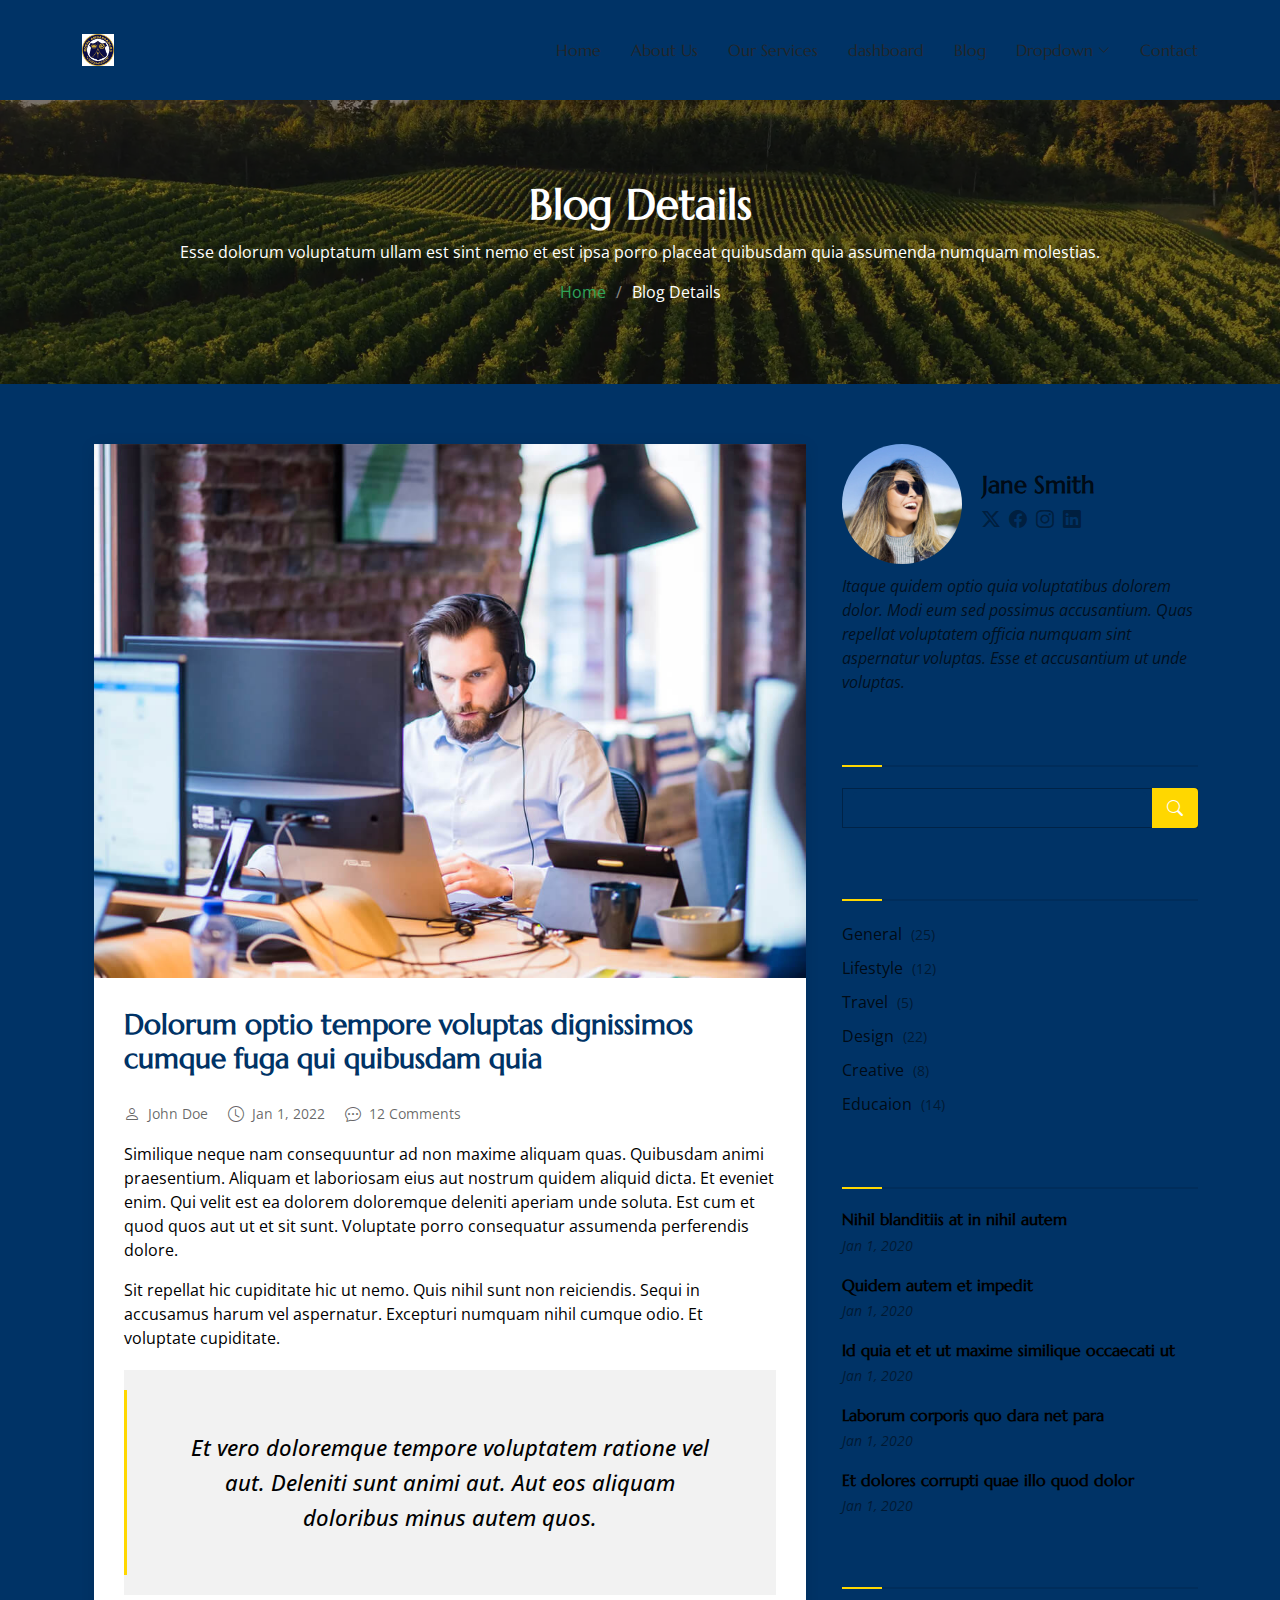
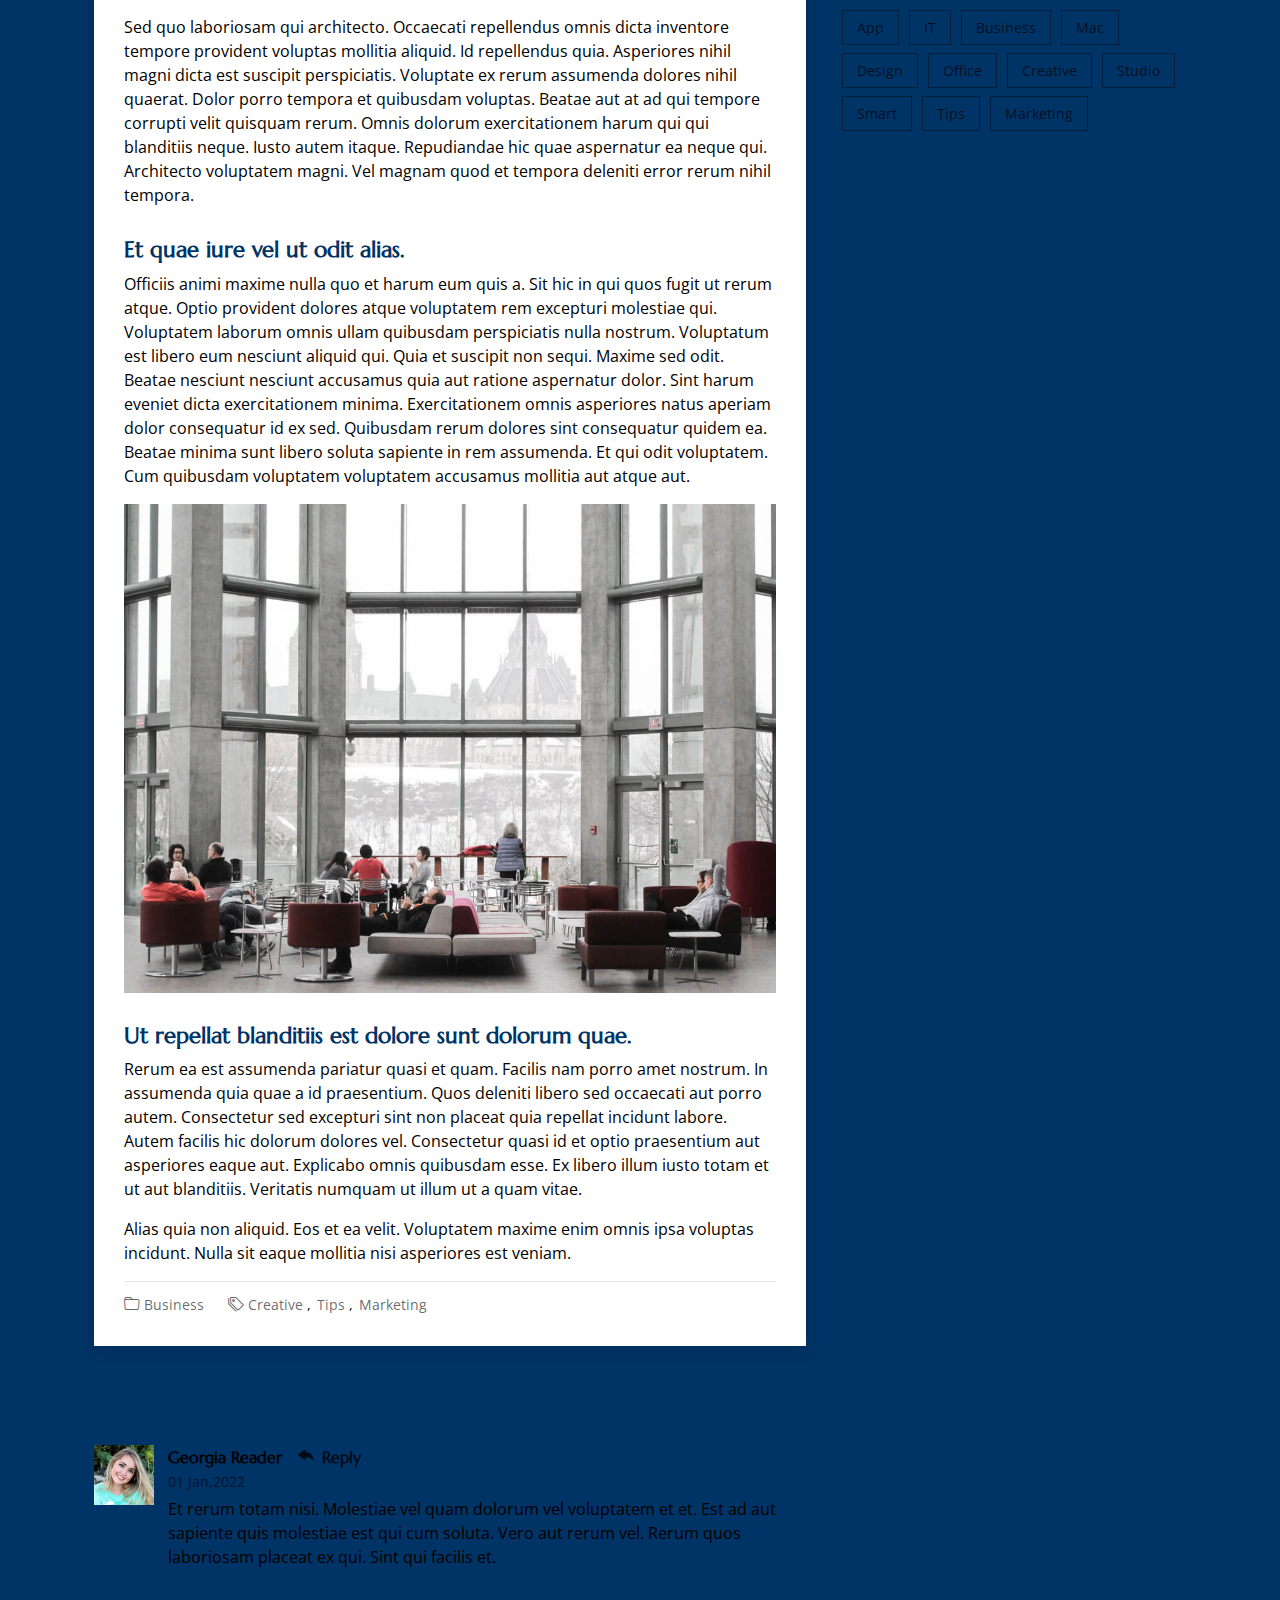
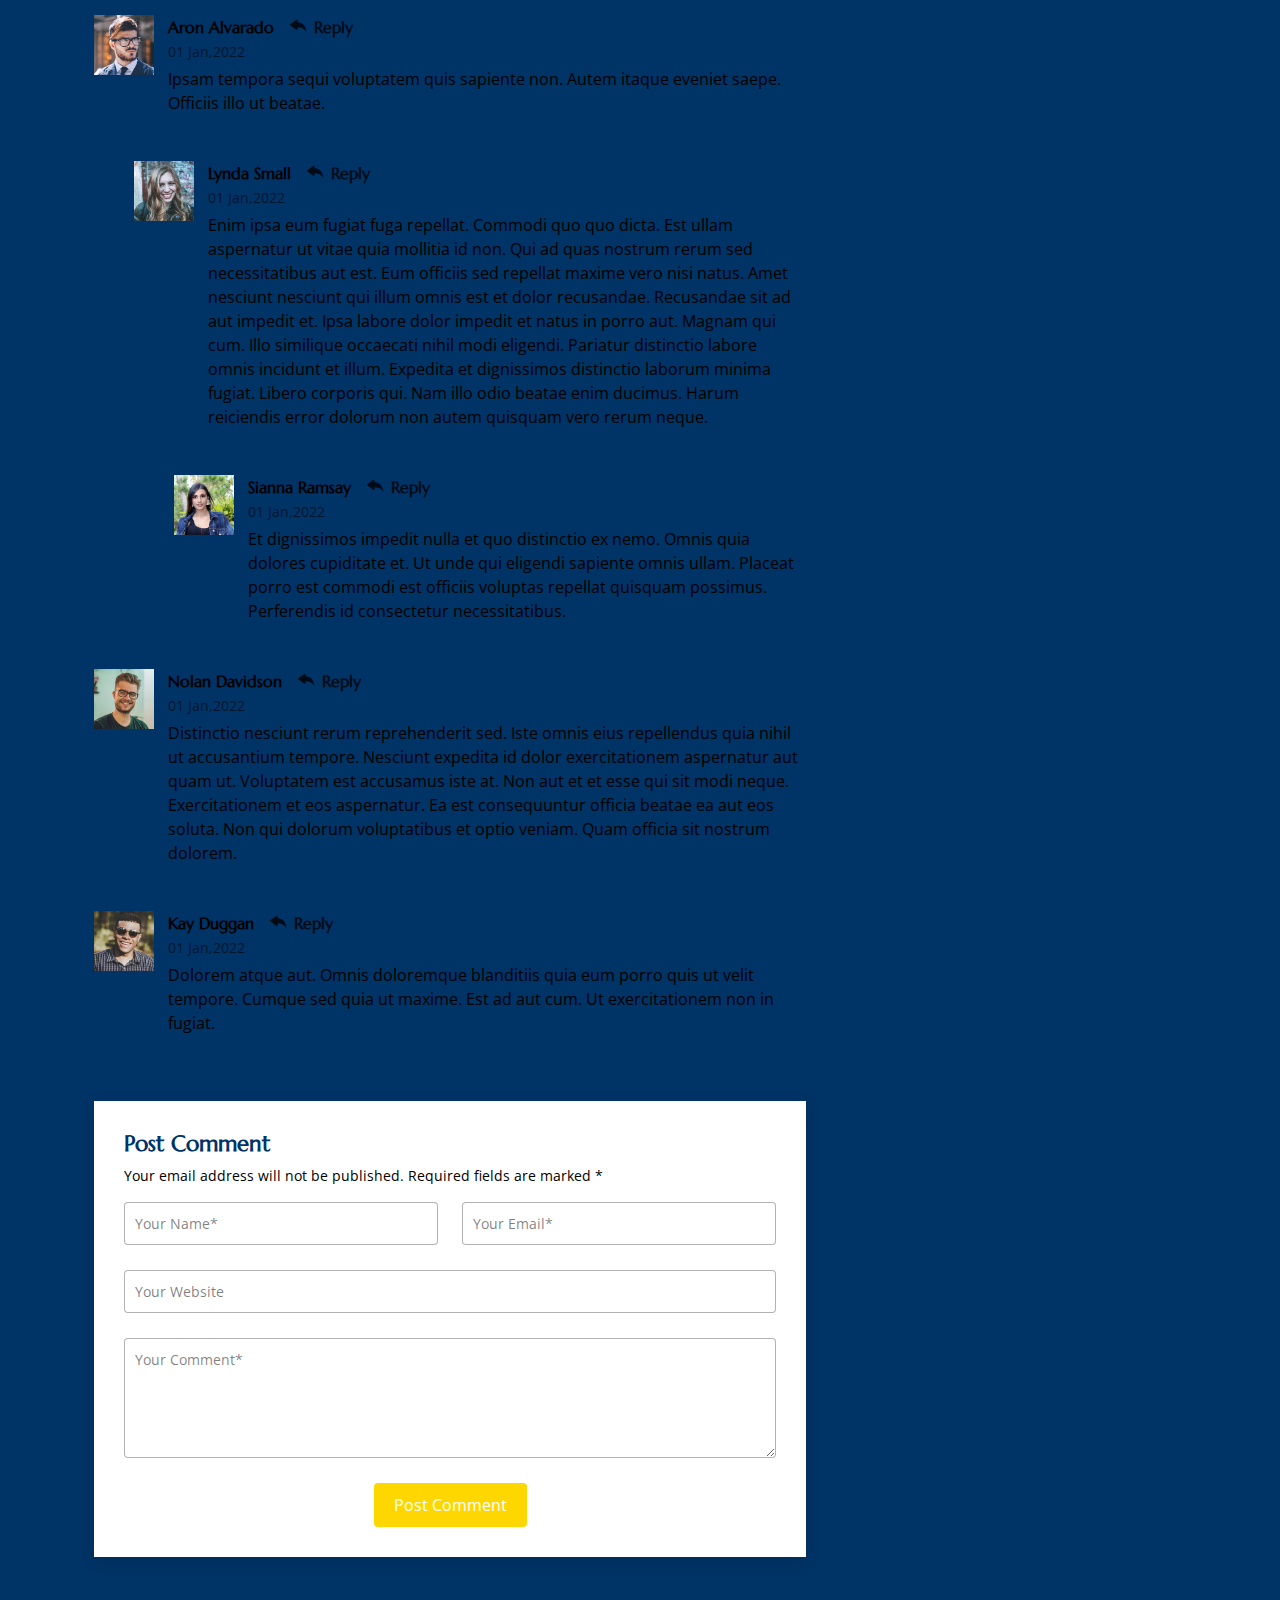
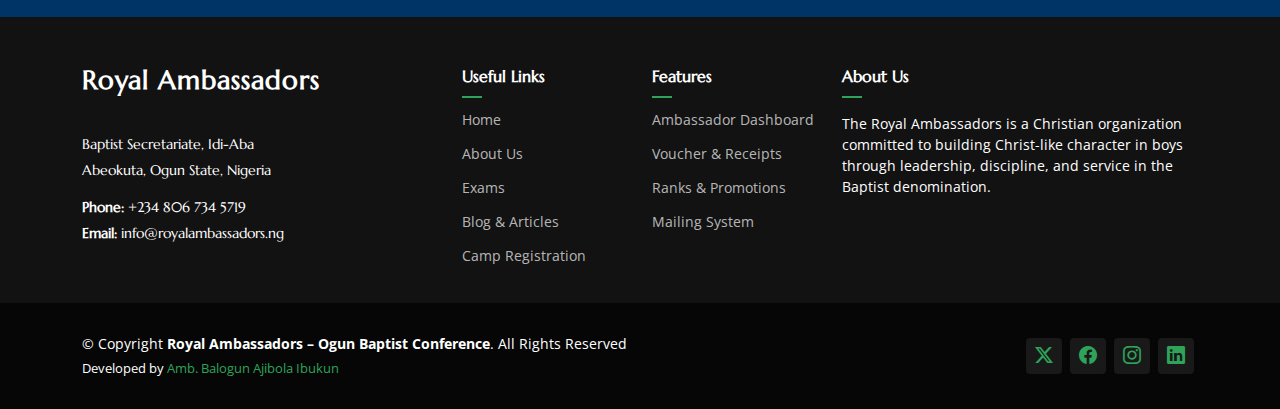
<file: blog-details.html>
<!DOCTYPE html>
<html lang="en">

<head>
  <meta charset="utf-8">
  <meta content="width=device-width, initial-scale=1.0" name="viewport">
  <title>Blog Details - AgriCulture Bootstrap Template</title>
  <meta name="description" content="">
  <meta name="keywords" content="">

  <!-- Favicons -->
  <link href="assets/img/favicon.png" rel="icon">
  <link href="assets/img/apple-touch-icon.png" rel="apple-touch-icon">

  <!-- Fonts -->
  <link href="https://fonts.googleapis.com" rel="preconnect">
  <link href="https://fonts.gstatic.com" rel="preconnect" crossorigin>
  <link href="https://fonts.googleapis.com/css2?family=Open+Sans:ital,wght@0,300;0,400;0,500;0,600;0,700;0,800;1,300;1,400;1,500;1,600;1,700;1,800&family=Marcellus:wght@400&display=swap" rel="stylesheet">

  <!-- Vendor CSS Files -->
  <link href="assets/vendor/bootstrap/css/bootstrap.min.css" rel="stylesheet">
  <link href="assets/vendor/bootstrap-icons/bootstrap-icons.css" rel="stylesheet">
  <link href="assets/vendor/aos/aos.css" rel="stylesheet">
  <link href="assets/vendor/swiper/swiper-bundle.min.css" rel="stylesheet">
  <link href="assets/vendor/glightbox/css/glightbox.min.css" rel="stylesheet">

  <!-- Main CSS File -->
  <link href="assets/css/main.css" rel="stylesheet">

  <!-- =======================================================
  * Template Name: AgriCulture
  * Template URL: https://bootstrapmade.com/agriculture-bootstrap-website-template/
  * Updated: Aug 07 2024 with Bootstrap v5.3.3
  * Author: BootstrapMade.com
  * License: https://bootstrapmade.com/license/
  ======================================================== -->
</head>

<body class="blog-details-page">

  <header id="header" class="header d-flex align-items-center position-relative">
    <div class="container-fluid container-xl position-relative d-flex align-items-center justify-content-between">

      <a href="index.html" class="logo d-flex align-items-center">
        <!-- Uncomment the line below if you also wish to use an image logo -->
        <img src="assets/img/logo.png" alt="AgriCulture">
        <!-- <h1 class="sitename">AgriCulture</h1>  -->
      </a>

      <nav id="navmenu" class="navmenu">
        <ul>
          <li><a href="index.html">Home</a></li>
          <li><a href="about.html">About Us</a></li>
          <li><a href="services.html">Our Services</a></li>
          <li><a href="dashboard.html">dashboard</a></li>
          <li><a href="blog.html">Blog</a></li>
          <li class="dropdown"><a href="#"><span>Dropdown</span> <i class="bi bi-chevron-down toggle-dropdown"></i></a>
            <ul>
              <li><a href="#">Dropdown 1</a></li>
              <li class="dropdown"><a href="#"><span>Deep Dropdown</span> <i class="bi bi-chevron-down toggle-dropdown"></i></a>
                <ul>
                  <li><a href="#">Deep Dropdown 1</a></li>
                  <li><a href="#">Deep Dropdown 2</a></li>
                  <li><a href="#">Deep Dropdown 3</a></li>
                  <li><a href="#">Deep Dropdown 4</a></li>
                  <li><a href="#">Deep Dropdown 5</a></li>
                </ul>
              </li>
              <li><a href="#">Dropdown 2</a></li>
              <li><a href="#">Dropdown 3</a></li>
              <li><a href="#">Dropdown 4</a></li>
            </ul>
          </li>
          <li><a href="contact.html">Contact</a></li>
        </ul>
        <i class="mobile-nav-toggle d-xl-none bi bi-list"></i>
      </nav>

    </div>
  </header>

  <main class="main">

    <!-- Page Title -->
    <div class="page-title dark-background" data-aos="fade" style="background-image: url(assets/img/page-title-bg.webp);">
      <div class="container position-relative">
        <h1>Blog Details</h1>
        <p>Esse dolorum voluptatum ullam est sint nemo et est ipsa porro placeat quibusdam quia assumenda numquam molestias.</p>
        <nav class="breadcrumbs">
          <ol>
            <li><a href="index.html">Home</a></li>
            <li class="current">Blog Details</li>
          </ol>
        </nav>
      </div>
    </div><!-- End Page Title -->

    <div class="container">
      <div class="row">

        <div class="col-lg-8">

          <!-- Blog Details Section -->
          <section id="blog-details" class="blog-details section">
            <div class="container">

              <article class="article">

                <div class="post-img">
                  <img src="assets/img/blog/blog-1.jpg" alt="" class="img-fluid">
                </div>

                <h2 class="title">Dolorum optio tempore voluptas dignissimos cumque fuga qui quibusdam quia</h2>

                <div class="meta-top">
                  <ul>
                    <li class="d-flex align-items-center"><i class="bi bi-person"></i> <a href="blog-details.html">John Doe</a></li>
                    <li class="d-flex align-items-center"><i class="bi bi-clock"></i> <a href="blog-details.html"><time datetime="2020-01-01">Jan 1, 2022</time></a></li>
                    <li class="d-flex align-items-center"><i class="bi bi-chat-dots"></i> <a href="blog-details.html">12 Comments</a></li>
                  </ul>
                </div><!-- End meta top -->

                <div class="content">
                  <p>
                    Similique neque nam consequuntur ad non maxime aliquam quas. Quibusdam animi praesentium. Aliquam et laboriosam eius aut nostrum quidem aliquid dicta.
                    Et eveniet enim. Qui velit est ea dolorem doloremque deleniti aperiam unde soluta. Est cum et quod quos aut ut et sit sunt. Voluptate porro consequatur assumenda perferendis dolore.
                  </p>

                  <p>
                    Sit repellat hic cupiditate hic ut nemo. Quis nihil sunt non reiciendis. Sequi in accusamus harum vel aspernatur. Excepturi numquam nihil cumque odio. Et voluptate cupiditate.
                  </p>

                  <blockquote>
                    <p>
                      Et vero doloremque tempore voluptatem ratione vel aut. Deleniti sunt animi aut. Aut eos aliquam doloribus minus autem quos.
                    </p>
                  </blockquote>

                  <p>
                    Sed quo laboriosam qui architecto. Occaecati repellendus omnis dicta inventore tempore provident voluptas mollitia aliquid. Id repellendus quia. Asperiores nihil magni dicta est suscipit perspiciatis. Voluptate ex rerum assumenda dolores nihil quaerat.
                    Dolor porro tempora et quibusdam voluptas. Beatae aut at ad qui tempore corrupti velit quisquam rerum. Omnis dolorum exercitationem harum qui qui blanditiis neque.
                    Iusto autem itaque. Repudiandae hic quae aspernatur ea neque qui. Architecto voluptatem magni. Vel magnam quod et tempora deleniti error rerum nihil tempora.
                  </p>

                  <h3>Et quae iure vel ut odit alias.</h3>
                  <p>
                    Officiis animi maxime nulla quo et harum eum quis a. Sit hic in qui quos fugit ut rerum atque. Optio provident dolores atque voluptatem rem excepturi molestiae qui. Voluptatem laborum omnis ullam quibusdam perspiciatis nulla nostrum. Voluptatum est libero eum nesciunt aliquid qui.
                    Quia et suscipit non sequi. Maxime sed odit. Beatae nesciunt nesciunt accusamus quia aut ratione aspernatur dolor. Sint harum eveniet dicta exercitationem minima. Exercitationem omnis asperiores natus aperiam dolor consequatur id ex sed. Quibusdam rerum dolores sint consequatur quidem ea.
                    Beatae minima sunt libero soluta sapiente in rem assumenda. Et qui odit voluptatem. Cum quibusdam voluptatem voluptatem accusamus mollitia aut atque aut.
                  </p>
                  <img src="assets/img/blog/blog-inside-post.jpg" class="img-fluid" alt="">

                  <h3>Ut repellat blanditiis est dolore sunt dolorum quae.</h3>
                  <p>
                    Rerum ea est assumenda pariatur quasi et quam. Facilis nam porro amet nostrum. In assumenda quia quae a id praesentium. Quos deleniti libero sed occaecati aut porro autem. Consectetur sed excepturi sint non placeat quia repellat incidunt labore. Autem facilis hic dolorum dolores vel.
                    Consectetur quasi id et optio praesentium aut asperiores eaque aut. Explicabo omnis quibusdam esse. Ex libero illum iusto totam et ut aut blanditiis. Veritatis numquam ut illum ut a quam vitae.
                  </p>
                  <p>
                    Alias quia non aliquid. Eos et ea velit. Voluptatem maxime enim omnis ipsa voluptas incidunt. Nulla sit eaque mollitia nisi asperiores est veniam.
                  </p>

                </div><!-- End post content -->

                <div class="meta-bottom">
                  <i class="bi bi-folder"></i>
                  <ul class="cats">
                    <li><a href="#">Business</a></li>
                  </ul>

                  <i class="bi bi-tags"></i>
                  <ul class="tags">
                    <li><a href="#">Creative</a></li>
                    <li><a href="#">Tips</a></li>
                    <li><a href="#">Marketing</a></li>
                  </ul>
                </div><!-- End meta bottom -->

              </article>

            </div>
          </section><!-- /Blog Details Section -->

          <!-- Blog Comments Section -->
          <section id="blog-comments" class="blog-comments section">

            <div class="container">

              <h4 class="comments-count">8 Comments</h4>

              <div id="comment-1" class="comment">
                <div class="d-flex">
                  <div class="comment-img"><img src="assets/img/blog/comments-1.jpg" alt=""></div>
                  <div>
                    <h5><a href="">Georgia Reader</a> <a href="#" class="reply"><i class="bi bi-reply-fill"></i> Reply</a></h5>
                    <time datetime="2020-01-01">01 Jan,2022</time>
                    <p>
                      Et rerum totam nisi. Molestiae vel quam dolorum vel voluptatem et et. Est ad aut sapiente quis molestiae est qui cum soluta.
                      Vero aut rerum vel. Rerum quos laboriosam placeat ex qui. Sint qui facilis et.
                    </p>
                  </div>
                </div>
              </div><!-- End comment #1 -->

              <div id="comment-2" class="comment">
                <div class="d-flex">
                  <div class="comment-img"><img src="assets/img/blog/comments-2.jpg" alt=""></div>
                  <div>
                    <h5><a href="">Aron Alvarado</a> <a href="#" class="reply"><i class="bi bi-reply-fill"></i> Reply</a></h5>
                    <time datetime="2020-01-01">01 Jan,2022</time>
                    <p>
                      Ipsam tempora sequi voluptatem quis sapiente non. Autem itaque eveniet saepe. Officiis illo ut beatae.
                    </p>
                  </div>
                </div>

                <div id="comment-reply-1" class="comment comment-reply">
                  <div class="d-flex">
                    <div class="comment-img"><img src="assets/img/blog/comments-3.jpg" alt=""></div>
                    <div>
                      <h5><a href="">Lynda Small</a> <a href="#" class="reply"><i class="bi bi-reply-fill"></i> Reply</a></h5>
                      <time datetime="2020-01-01">01 Jan,2022</time>
                      <p>
                        Enim ipsa eum fugiat fuga repellat. Commodi quo quo dicta. Est ullam aspernatur ut vitae quia mollitia id non. Qui ad quas nostrum rerum sed necessitatibus aut est. Eum officiis sed repellat maxime vero nisi natus. Amet nesciunt nesciunt qui illum omnis est et dolor recusandae.

                        Recusandae sit ad aut impedit et. Ipsa labore dolor impedit et natus in porro aut. Magnam qui cum. Illo similique occaecati nihil modi eligendi. Pariatur distinctio labore omnis incidunt et illum. Expedita et dignissimos distinctio laborum minima fugiat.

                        Libero corporis qui. Nam illo odio beatae enim ducimus. Harum reiciendis error dolorum non autem quisquam vero rerum neque.
                      </p>
                    </div>
                  </div>

                  <div id="comment-reply-2" class="comment comment-reply">
                    <div class="d-flex">
                      <div class="comment-img"><img src="assets/img/blog/comments-4.jpg" alt=""></div>
                      <div>
                        <h5><a href="">Sianna Ramsay</a> <a href="#" class="reply"><i class="bi bi-reply-fill"></i> Reply</a></h5>
                        <time datetime="2020-01-01">01 Jan,2022</time>
                        <p>
                          Et dignissimos impedit nulla et quo distinctio ex nemo. Omnis quia dolores cupiditate et. Ut unde qui eligendi sapiente omnis ullam. Placeat porro est commodi est officiis voluptas repellat quisquam possimus. Perferendis id consectetur necessitatibus.
                        </p>
                      </div>
                    </div>

                  </div><!-- End comment reply #2-->

                </div><!-- End comment reply #1-->

              </div><!-- End comment #2-->

              <div id="comment-3" class="comment">
                <div class="d-flex">
                  <div class="comment-img"><img src="assets/img/blog/comments-5.jpg" alt=""></div>
                  <div>
                    <h5><a href="">Nolan Davidson</a> <a href="#" class="reply"><i class="bi bi-reply-fill"></i> Reply</a></h5>
                    <time datetime="2020-01-01">01 Jan,2022</time>
                    <p>
                      Distinctio nesciunt rerum reprehenderit sed. Iste omnis eius repellendus quia nihil ut accusantium tempore. Nesciunt expedita id dolor exercitationem aspernatur aut quam ut. Voluptatem est accusamus iste at.
                      Non aut et et esse qui sit modi neque. Exercitationem et eos aspernatur. Ea est consequuntur officia beatae ea aut eos soluta. Non qui dolorum voluptatibus et optio veniam. Quam officia sit nostrum dolorem.
                    </p>
                  </div>
                </div>

              </div><!-- End comment #3 -->

              <div id="comment-4" class="comment">
                <div class="d-flex">
                  <div class="comment-img"><img src="assets/img/blog/comments-6.jpg" alt=""></div>
                  <div>
                    <h5><a href="">Kay Duggan</a> <a href="#" class="reply"><i class="bi bi-reply-fill"></i> Reply</a></h5>
                    <time datetime="2020-01-01">01 Jan,2022</time>
                    <p>
                      Dolorem atque aut. Omnis doloremque blanditiis quia eum porro quis ut velit tempore. Cumque sed quia ut maxime. Est ad aut cum. Ut exercitationem non in fugiat.
                    </p>
                  </div>
                </div>

              </div><!-- End comment #4 -->

            </div>

          </section><!-- /Blog Comments Section -->

          <!-- Comment Form Section -->
          <section id="comment-form" class="comment-form section">
            <div class="container">

              <form action="">

                <h4>Post Comment</h4>
                <p>Your email address will not be published. Required fields are marked * </p>
                <div class="row">
                  <div class="col-md-6 form-group">
                    <input name="name" type="text" class="form-control" placeholder="Your Name*">
                  </div>
                  <div class="col-md-6 form-group">
                    <input name="email" type="text" class="form-control" placeholder="Your Email*">
                  </div>
                </div>
                <div class="row">
                  <div class="col form-group">
                    <input name="website" type="text" class="form-control" placeholder="Your Website">
                  </div>
                </div>
                <div class="row">
                  <div class="col form-group">
                    <textarea name="comment" class="form-control" placeholder="Your Comment*"></textarea>
                  </div>
                </div>

                <div class="text-center">
                  <button type="submit" class="btn btn-primary">Post Comment</button>
                </div>

              </form>

            </div>
          </section><!-- /Comment Form Section -->

        </div>

        <div class="col-lg-4 sidebar">

          <div class="widgets-container">

            <!-- Blog Author Widget -->
            <div class="blog-author-widget widget-item">

              <div class="d-flex flex-column align-items-center">
                <div class="d-flex align-items-center w-100">
                  <img src="assets/img/blog/blog-author.jpg" class="rounded-circle flex-shrink-0" alt="">
                  <div>
                    <h4>Jane Smith</h4>
                    <div class="social-links">
                      <a href="https://x.com/#"><i class="bi bi-twitter-x"></i></a>
                      <a href="https://facebook.com/#"><i class="bi bi-facebook"></i></a>
                      <a href="https://instagram.com/#"><i class="biu bi-instagram"></i></a>
                      <a href="https://instagram.com/#"><i class="biu bi-linkedin"></i></a>
                    </div>
                  </div>
                </div>

                <p>
                  Itaque quidem optio quia voluptatibus dolorem dolor. Modi eum sed possimus accusantium. Quas repellat voluptatem officia numquam sint aspernatur voluptas. Esse et accusantium ut unde voluptas.
                </p>

              </div>

            </div><!--/Blog Author Widget -->

            <!-- Search Widget -->
            <div class="search-widget widget-item">

              <h3 class="widget-title">Search</h3>
              <form action="">
                <input type="text">
                <button type="submit" title="Search"><i class="bi bi-search"></i></button>
              </form>

            </div><!--/Search Widget -->

            <!-- Categories Widget -->
            <div class="categories-widget widget-item">

              <h3 class="widget-title">Categories</h3>
              <ul class="mt-3">
                <li><a href="#">General <span>(25)</span></a></li>
                <li><a href="#">Lifestyle <span>(12)</span></a></li>
                <li><a href="#">Travel <span>(5)</span></a></li>
                <li><a href="#">Design <span>(22)</span></a></li>
                <li><a href="#">Creative <span>(8)</span></a></li>
                <li><a href="#">Educaion <span>(14)</span></a></li>
              </ul>

            </div><!--/Categories Widget -->

            <!-- Recent Posts Widget 2 -->
            <div class="recent-posts-widget-2 widget-item">

              <h3 class="widget-title">Recent Posts</h3>

              <div class="post-item">
                <h4><a href="blog-details.html">Nihil blanditiis at in nihil autem</a></h4>
                <time datetime="2020-01-01">Jan 1, 2020</time>
              </div><!-- End recent post item-->

              <div class="post-item">
                <h4><a href="blog-details.html">Quidem autem et impedit</a></h4>
                <time datetime="2020-01-01">Jan 1, 2020</time>
              </div><!-- End recent post item-->

              <div class="post-item">
                <h4><a href="blog-details.html">Id quia et et ut maxime similique occaecati ut</a></h4>
                <time datetime="2020-01-01">Jan 1, 2020</time>
              </div><!-- End recent post item-->

              <div class="post-item">
                <h4><a href="blog-details.html">Laborum corporis quo dara net para</a></h4>
                <time datetime="2020-01-01">Jan 1, 2020</time>
              </div><!-- End recent post item-->

              <div class="post-item">
                <h4><a href="blog-details.html">Et dolores corrupti quae illo quod dolor</a></h4>
                <time datetime="2020-01-01">Jan 1, 2020</time>
              </div><!-- End recent post item-->

            </div><!--/Recent Posts Widget 2 -->

            <!-- Tags Widget -->
            <div class="tags-widget widget-item">

              <h3 class="widget-title">Tags</h3>
              <ul>
                <li><a href="#">App</a></li>
                <li><a href="#">IT</a></li>
                <li><a href="#">Business</a></li>
                <li><a href="#">Mac</a></li>
                <li><a href="#">Design</a></li>
                <li><a href="#">Office</a></li>
                <li><a href="#">Creative</a></li>
                <li><a href="#">Studio</a></li>
                <li><a href="#">Smart</a></li>
                <li><a href="#">Tips</a></li>
                <li><a href="#">Marketing</a></li>
              </ul>

            </div><!--/Tags Widget -->

          </div>

        </div>

      </div>
    </div>

  </main>

  <footer id="footer" class="footer dark-background">

  <div class="footer-top">
    <div class="container">
      <div class="row gy-4">
      
        <div class="col-lg-4 col-md-6 footer-about">
          <a href="index.html" class="logo d-flex align-items-center">
            <span class="sitename">Royal Ambassadors</span>
          </a>
          <div class="footer-contact pt-3">
            <p>Baptist Secretariate, Idi-Aba</p>
            <p>Abeokuta, Ogun State, Nigeria</p>
            <p class="mt-3"><strong>Phone:</strong> <span>+234 806 734 5719</span></p>
            <p><strong>Email:</strong> <span>info@royalambassadors.ng</span></p>
          </div>
        </div>

        <div class="col-lg-2 col-md-3 footer-links">
          <h4>Useful Links</h4>
          <ul>
            <li><a href="index.html">Home</a></li>
            <li><a href="about.html">About Us</a></li>
            <li><a href="exams.html">Exams</a></li>
            <li><a href="blog.html">Blog & Articles</a></li>
            <li><a href="camp.html">Camp Registration</a></li>
          </ul>
        </div>

        <div class="col-lg-2 col-md-3 footer-links">
          <h4>Features</h4>
          <ul>
            <li><a href="dashboard.html">Ambassador Dashboard</a></li>
            <li><a href="voucher.html">Voucher & Receipts</a></li>
            <li><a href="ranks.html">Ranks & Promotions</a></li>
            <li><a href="mailing.html">Mailing System</a></li>
          </ul>
        </div>

        <div class="col-lg-4 col-md-12 footer-links">
          <h4>About Us</h4>
          <p>The Royal Ambassadors is a Christian organization committed to building Christ-like character in boys through leadership, discipline, and service in the Baptist denomination.</p>
        </div>

      </div>
    </div>
  </div>

  <div class="copyright text-center">
    <div class="container d-flex flex-column flex-lg-row justify-content-center justify-content-lg-between align-items-center">

      <div class="d-flex flex-column align-items-center align-items-lg-start">
        <div>
          © Copyright <strong><span>Royal Ambassadors – Ogun Baptist Conference</span></strong>. All Rights Reserved
        </div>
        <div class="credits">
          Developed by <a href="#">Amb. Balogun Ajibola Ibukun</a>
        </div>
      </div>

      <div class="social-links order-first order-lg-last mb-3 mb-lg-0">
        <a href="#"><i class="bi bi-twitter-x"></i></a>
        <a href="#"><i class="bi bi-facebook"></i></a>
        <a href="#"><i class="bi bi-instagram"></i></a>
        <a href="#"><i class="bi bi-linkedin"></i></a>
      </div>

    </div>
  </div>

</footer>


  <!-- Scroll Top -->
  <a href="#" id="scroll-top" class="scroll-top d-flex align-items-center justify-content-center"><i class="bi bi-arrow-up-short"></i></a>

  <!-- Preloader -->
  <div id="preloader"></div>

  <!-- Vendor JS Files -->
  <script src="assets/vendor/bootstrap/js/bootstrap.bundle.min.js"></script>
  <script src="assets/vendor/php-email-form/validate.js"></script>
  <script src="assets/vendor/aos/aos.js"></script>
  <script src="assets/vendor/swiper/swiper-bundle.min.js"></script>
  <script src="assets/vendor/glightbox/js/glightbox.min.js"></script>

  <!-- Main JS File -->
  <script src="assets/js/main.js"></script>

</body>

</html>
</file>
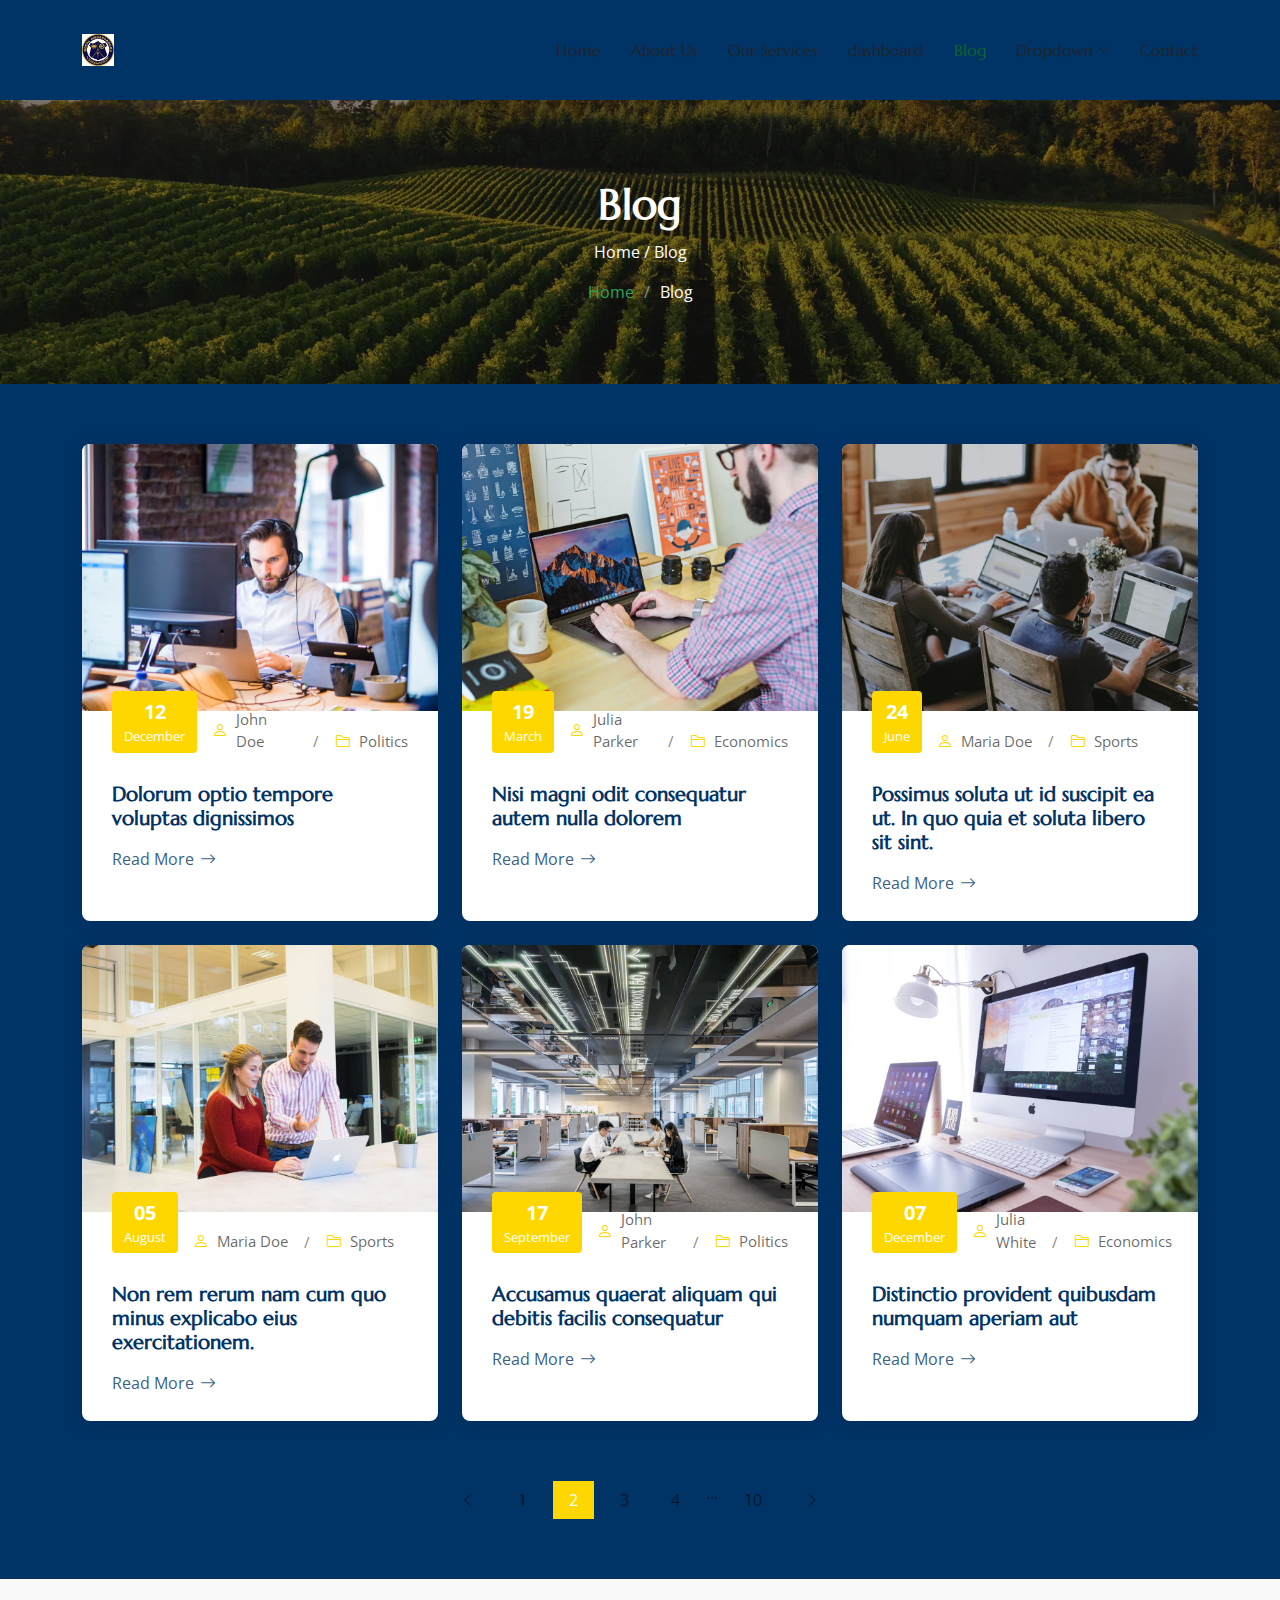
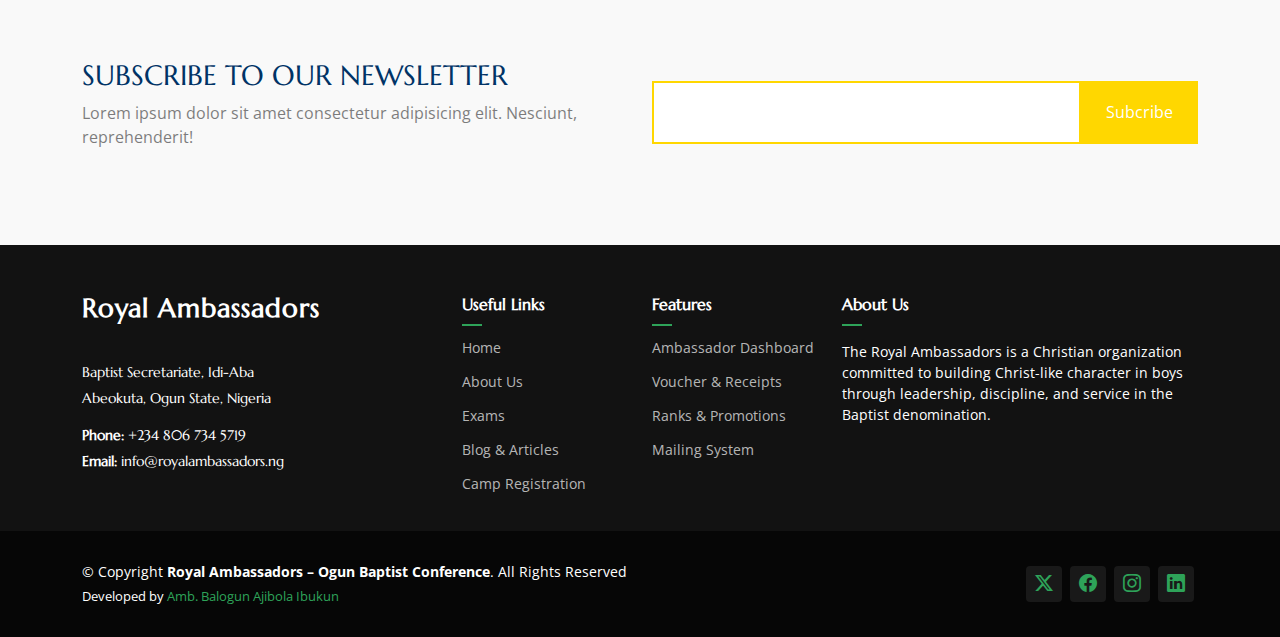
<file: blog.html>
<!DOCTYPE html>
<html lang="en">

<head>
  <meta charset="utf-8">
  <meta content="width=device-width, initial-scale=1.0" name="viewport">
  <title>Blog </title>
  <meta name="description" content="">
  <meta name="keywords" content="">

  <!-- Favicons -->
  <link href="assets/img/favicon.png" rel="icon">
  <link href="assets/img/apple-touch-icon.png" rel="apple-touch-icon">

  <!-- Fonts -->
  <link href="https://fonts.googleapis.com" rel="preconnect">
  <link href="https://fonts.gstatic.com" rel="preconnect" crossorigin>
  <link href="https://fonts.googleapis.com/css2?family=Open+Sans:ital,wght@0,300;0,400;0,500;0,600;0,700;0,800;1,300;1,400;1,500;1,600;1,700;1,800&family=Marcellus:wght@400&display=swap" rel="stylesheet">

  <!-- Vendor CSS Files -->
  <link href="assets/vendor/bootstrap/css/bootstrap.min.css" rel="stylesheet">
  <link href="assets/vendor/bootstrap-icons/bootstrap-icons.css" rel="stylesheet">
  <link href="assets/vendor/aos/aos.css" rel="stylesheet">
  <link href="assets/vendor/swiper/swiper-bundle.min.css" rel="stylesheet">
  <link href="assets/vendor/glightbox/css/glightbox.min.css" rel="stylesheet">

  <!-- Main CSS File -->
  <link href="assets/css/main.css" rel="stylesheet">

  <!-- =======================================================
  * Template Name: AgriCulture
  * Template URL: https://bootstrapmade.com/agriculture-bootstrap-website-template/
  * Updated: Aug 07 2024 with Bootstrap v5.3.3
  * Author: BootstrapMade.com
  * License: https://bootstrapmade.com/license/
  ======================================================== -->
</head>

<body class="blog-page">

  <header id="header" class="header d-flex align-items-center position-relative">
    <div class="container-fluid container-xl position-relative d-flex align-items-center justify-content-between">

      <a href="index.html" class="logo d-flex align-items-center">
        <!-- Uncomment the line below if you also wish to use an image logo -->
        <img src="assets/img/logo.png" alt="AgriCulture">
        <!-- <h1 class="sitename">AgriCulture</h1>  -->
      </a>

      <nav id="navmenu" class="navmenu">
        <ul>
          <li><a href="index.html">Home</a></li>
          <li><a href="about.html">About Us</a></li>
          <li><a href="services.html">Our Services</a></li>
          <li><a href="dashboard.html">dashboard</a></li>
          <li><a href="blog.html" class="active">Blog</a></li>
          <li class="dropdown"><a href="#"><span>Dropdown</span> <i class="bi bi-chevron-down toggle-dropdown"></i></a>
            <ul>
              <li><a href="#">Dropdown 1</a></li>
              <li class="dropdown"><a href="#"><span>Deep Dropdown</span> <i class="bi bi-chevron-down toggle-dropdown"></i></a>
                <ul>
                  <li><a href="#">Deep Dropdown 1</a></li>
                  <li><a href="#">Deep Dropdown 2</a></li>
                  <li><a href="#">Deep Dropdown 3</a></li>
                  <li><a href="#">Deep Dropdown 4</a></li>
                  <li><a href="#">Deep Dropdown 5</a></li>
                </ul>
              </li>
              <li><a href="#">Dropdown 2</a></li>
              <li><a href="#">Dropdown 3</a></li>
              <li><a href="#">Dropdown 4</a></li>
            </ul>
          </li>
          <li><a href="contact.html">Contact</a></li>
        </ul>
        <i class="mobile-nav-toggle d-xl-none bi bi-list"></i>
      </nav>

    </div>
  </header>

  <main class="main">

    <!-- Page Title -->
    <div class="page-title dark-background" data-aos="fade" style="background-image: url(assets/img/page-title-bg.webp);">
      <div class="container position-relative">
        <h1>Blog</h1>
        <p>
          Home
          /
          Blog</p>
        <nav class="breadcrumbs">
          <ol>
            <li><a href="index.html">Home</a></li>
            <li class="current">Blog</li>
          </ol>
        </nav>
      </div>
    </div><!-- End Page Title -->

    <!-- Blog Posts 2 Section -->
    <section id="blog-posts-2" class="blog-posts-2 section">

      <div class="container">
        <div class="row gy-4">

          <div class="col-lg-4">
            <article class="position-relative h-100">

              <div class="post-img position-relative overflow-hidden">
                <img src="assets/img/blog/blog-1.jpg" class="img-fluid" alt="">
              </div>

              <div class="meta d-flex align-items-end">
                <span class="post-date"><span>12</span>December</span>
                <div class="d-flex align-items-center">
                  <i class="bi bi-person"></i> <span class="ps-2">John Doe</span>
                </div>
                <span class="px-3 text-black-50">/</span>
                <div class="d-flex align-items-center">
                  <i class="bi bi-folder2"></i> <span class="ps-2">Politics</span>
                </div>
              </div>

              <div class="post-content d-flex flex-column">

                <h3 class="post-title">Dolorum optio tempore voluptas dignissimos</h3>
                <a href="blog-details.html" class="readmore stretched-link"><span>Read More</span><i class="bi bi-arrow-right"></i></a>

              </div>

            </article>
          </div><!-- End post list item -->

          <div class="col-lg-4">
            <article class="position-relative h-100">

              <div class="post-img position-relative overflow-hidden">
                <img src="assets/img/blog/blog-2.jpg" class="img-fluid" alt="">
              </div>

              <div class="meta d-flex align-items-end">
                <span class="post-date"><span>19</span>March</span>
                <div class="d-flex align-items-center">
                  <i class="bi bi-person"></i> <span class="ps-2">Julia Parker</span>
                </div>
                <span class="px-3 text-black-50">/</span>
                <div class="d-flex align-items-center">
                  <i class="bi bi-folder2"></i> <span class="ps-2">Economics</span>
                </div>
              </div>

              <div class="post-content d-flex flex-column">
                <h3 class="post-title">Nisi magni odit consequatur autem nulla dolorem</h3>
                <a href="blog-details.html" class="readmore stretched-link"><span>Read More</span><i class="bi bi-arrow-right"></i></a>
              </div>

            </article>
          </div><!-- End post list item -->

          <div class="col-lg-4">
            <article class="position-relative h-100">

              <div class="post-img position-relative overflow-hidden">
                <img src="assets/img/blog/blog-3.jpg" class="img-fluid" alt="">
              </div>
              <div class="meta d-flex align-items-end">
                <span class="post-date"><span>24</span>June</span>
                <div class="d-flex align-items-center">
                  <i class="bi bi-person"></i> <span class="ps-2">Maria Doe</span>
                </div>
                <span class="px-3 text-black-50">/</span>
                <div class="d-flex align-items-center">
                  <i class="bi bi-folder2"></i> <span class="ps-2">Sports</span>
                </div>
              </div>

              <div class="post-content d-flex flex-column">
                <h3 class="post-title">Possimus soluta ut id suscipit ea ut. In quo quia et soluta libero sit sint.</h3>
                <a href="blog-details.html" class="readmore stretched-link"><span>Read More</span><i class="bi bi-arrow-right"></i></a>
              </div>

            </article>
          </div><!-- End post list item -->

          <div class="col-lg-4">
            <article class="position-relative h-100">

              <div class="post-img position-relative overflow-hidden">
                <img src="assets/img/blog/blog-4.jpg" class="img-fluid" alt="">
              </div>
              <div class="meta d-flex align-items-end">
                <span class="post-date"><span>05</span>August</span>
                <div class="d-flex align-items-center">
                  <i class="bi bi-person"></i> <span class="ps-2">Maria Doe</span>
                </div>
                <span class="px-3 text-black-50">/</span>
                <div class="d-flex align-items-center">
                  <i class="bi bi-folder2"></i> <span class="ps-2">Sports</span>
                </div>
              </div>

              <div class="post-content d-flex flex-column">
                <h3 class="post-title">Non rem rerum nam cum quo minus explicabo eius exercitationem.</h3>
                <a href="blog-details.html" class="readmore stretched-link"><span>Read More</span><i class="bi bi-arrow-right"></i></a>
              </div>

            </article>
          </div><!-- End post list item -->

          <div class="col-lg-4">
            <article class="position-relative h-100">

              <div class="post-img position-relative overflow-hidden">
                <img src="assets/img/blog/blog-5.jpg" class="img-fluid" alt="">
              </div>

              <div class="meta d-flex align-items-end">
                <span class="post-date"><span>17</span>September</span>
                <div class="d-flex align-items-center">
                  <i class="bi bi-person"></i> <span class="ps-2">John Parker</span>
                </div>
                <span class="px-3 text-black-50">/</span>
                <div class="d-flex align-items-center">
                  <i class="bi bi-folder2"></i> <span class="ps-2">Politics</span>
                </div>
              </div>

              <div class="post-content d-flex flex-column">

                <h3 class="post-title">Accusamus quaerat aliquam qui debitis facilis consequatur</h3>
                <a href="blog-details.html" class="readmore stretched-link"><span>Read More</span><i class="bi bi-arrow-right"></i></a>

              </div>

            </article>
          </div><!-- End post list item -->

          <div class="col-lg-4">
            <article class="position-relative h-100">

              <div class="post-img position-relative overflow-hidden">
                <img src="assets/img/blog/blog-6.jpg" class="img-fluid" alt="">
              </div>

              <div class="meta d-flex align-items-end">
                <span class="post-date"><span>07</span>December</span>
                <div class="d-flex align-items-center">
                  <i class="bi bi-person"></i> <span class="ps-2">Julia White</span>
                </div>
                <span class="px-3 text-black-50">/</span>
                <div class="d-flex align-items-center">
                  <i class="bi bi-folder2"></i> <span class="ps-2">Economics</span>
                </div>
              </div>

              <div class="post-content d-flex flex-column">

                <h3 class="post-title">Distinctio provident quibusdam numquam aperiam aut</h3>
                <a href="blog-details.html" class="readmore stretched-link"><span>Read More</span><i class="bi bi-arrow-right"></i></a>

              </div>

            </article>
          </div><!-- End post list item -->

        </div>
      </div>

    </section><!-- /Blog Posts 2 Section -->

    <!-- Blog Pagination Section -->
    <section id="blog-pagination" class="blog-pagination section">

      <div class="container">
        <div class="d-flex justify-content-center">
          <ul>
            <li><a href="#"><i class="bi bi-chevron-left"></i></a></li>
            <li><a href="#">1</a></li>
            <li><a href="#" class="active">2</a></li>
            <li><a href="#">3</a></li>
            <li><a href="#">4</a></li>
            <li>...</li>
            <li><a href="#">10</a></li>
            <li><a href="#"><i class="bi bi-chevron-right"></i></a></li>
          </ul>
        </div>
      </div>

    </section><!-- /Blog Pagination Section -->

    <!-- Call To Action Section -->
    <section id="call-to-action" class="call-to-action section light-background">

      <div class="content">
        <div class="container">
          <div class="row align-items-center">
            <div class="col-lg-6">
              <h3>Subscribe To Our Newsletter</h3>
              <p class="opacity-50">
                Lorem ipsum dolor sit amet consectetur adipisicing elit.
                Nesciunt, reprehenderit!
              </p>
            </div>
            <div class="col-lg-6">
              <form action="forms/newsletter.php" class="form-subscribe php-email-form">
                <div class="form-group d-flex align-items-stretch">
                  <input type="email" name="email" class="form-control h-100" placeholder="Enter your e-mail">
                  <input type="submit" class="btn btn-secondary px-4" value="Subcribe">
                </div>
                <div class="loading">Loading</div>
                <div class="error-message"></div>
                <div class="sent-message">
                  Your subscription request has been sent. Thank you!
                </div>
              </form>
            </div>
          </div>
        </div>
      </div>
    </section><!-- /Call To Action Section -->

  </main>

  <footer id="footer" class="footer dark-background">

  <div class="footer-top">
    <div class="container">
      <div class="row gy-4">
      
        <div class="col-lg-4 col-md-6 footer-about">
          <a href="index.html" class="logo d-flex align-items-center">
            <span class="sitename">Royal Ambassadors</span>
          </a>
          <div class="footer-contact pt-3">
            <p>Baptist Secretariate, Idi-Aba</p>
            <p>Abeokuta, Ogun State, Nigeria</p>
            <p class="mt-3"><strong>Phone:</strong> <span>+234 806 734 5719</span></p>
            <p><strong>Email:</strong> <span>info@royalambassadors.ng</span></p>
          </div>
        </div>

        <div class="col-lg-2 col-md-3 footer-links">
          <h4>Useful Links</h4>
          <ul>
            <li><a href="index.html">Home</a></li>
            <li><a href="about.html">About Us</a></li>
            <li><a href="exams.html">Exams</a></li>
            <li><a href="blog.html">Blog & Articles</a></li>
            <li><a href="camp.html">Camp Registration</a></li>
          </ul>
        </div>

        <div class="col-lg-2 col-md-3 footer-links">
          <h4>Features</h4>
          <ul>
            <li><a href="dashboard.html">Ambassador Dashboard</a></li>
            <li><a href="voucher.html">Voucher & Receipts</a></li>
            <li><a href="ranks.html">Ranks & Promotions</a></li>
            <li><a href="mailing.html">Mailing System</a></li>
          </ul>
        </div>

        <div class="col-lg-4 col-md-12 footer-links">
          <h4>About Us</h4>
          <p>The Royal Ambassadors is a Christian organization committed to building Christ-like character in boys through leadership, discipline, and service in the Baptist denomination.</p>
        </div>

      </div>
    </div>
  </div>

  <div class="copyright text-center">
    <div class="container d-flex flex-column flex-lg-row justify-content-center justify-content-lg-between align-items-center">

      <div class="d-flex flex-column align-items-center align-items-lg-start">
        <div>
          © Copyright <strong><span>Royal Ambassadors – Ogun Baptist Conference</span></strong>. All Rights Reserved
        </div>
        <div class="credits">
          Developed by <a href="#">Amb. Balogun Ajibola Ibukun</a>
        </div>
      </div>

      <div class="social-links order-first order-lg-last mb-3 mb-lg-0">
        <a href="#"><i class="bi bi-twitter-x"></i></a>
        <a href="#"><i class="bi bi-facebook"></i></a>
        <a href="#"><i class="bi bi-instagram"></i></a>
        <a href="#"><i class="bi bi-linkedin"></i></a>
      </div>

    </div>
  </div>

</footer>

  <!-- Scroll Top -->
  <a href="#" id="scroll-top" class="scroll-top d-flex align-items-center justify-content-center"><i class="bi bi-arrow-up-short"></i></a>

  <!-- Preloader -->
  <div id="preloader"></div>

  <!-- Vendor JS Files -->
  <script src="assets/vendor/bootstrap/js/bootstrap.bundle.min.js"></script>
  <script src="assets/vendor/php-email-form/validate.js"></script>
  <script src="assets/vendor/aos/aos.js"></script>
  <script src="assets/vendor/swiper/swiper-bundle.min.js"></script>
  <script src="assets/vendor/glightbox/js/glightbox.min.js"></script>

  <!-- Main JS File -->
  <script src="assets/js/main.js"></script>

</body>

</html>
</file>
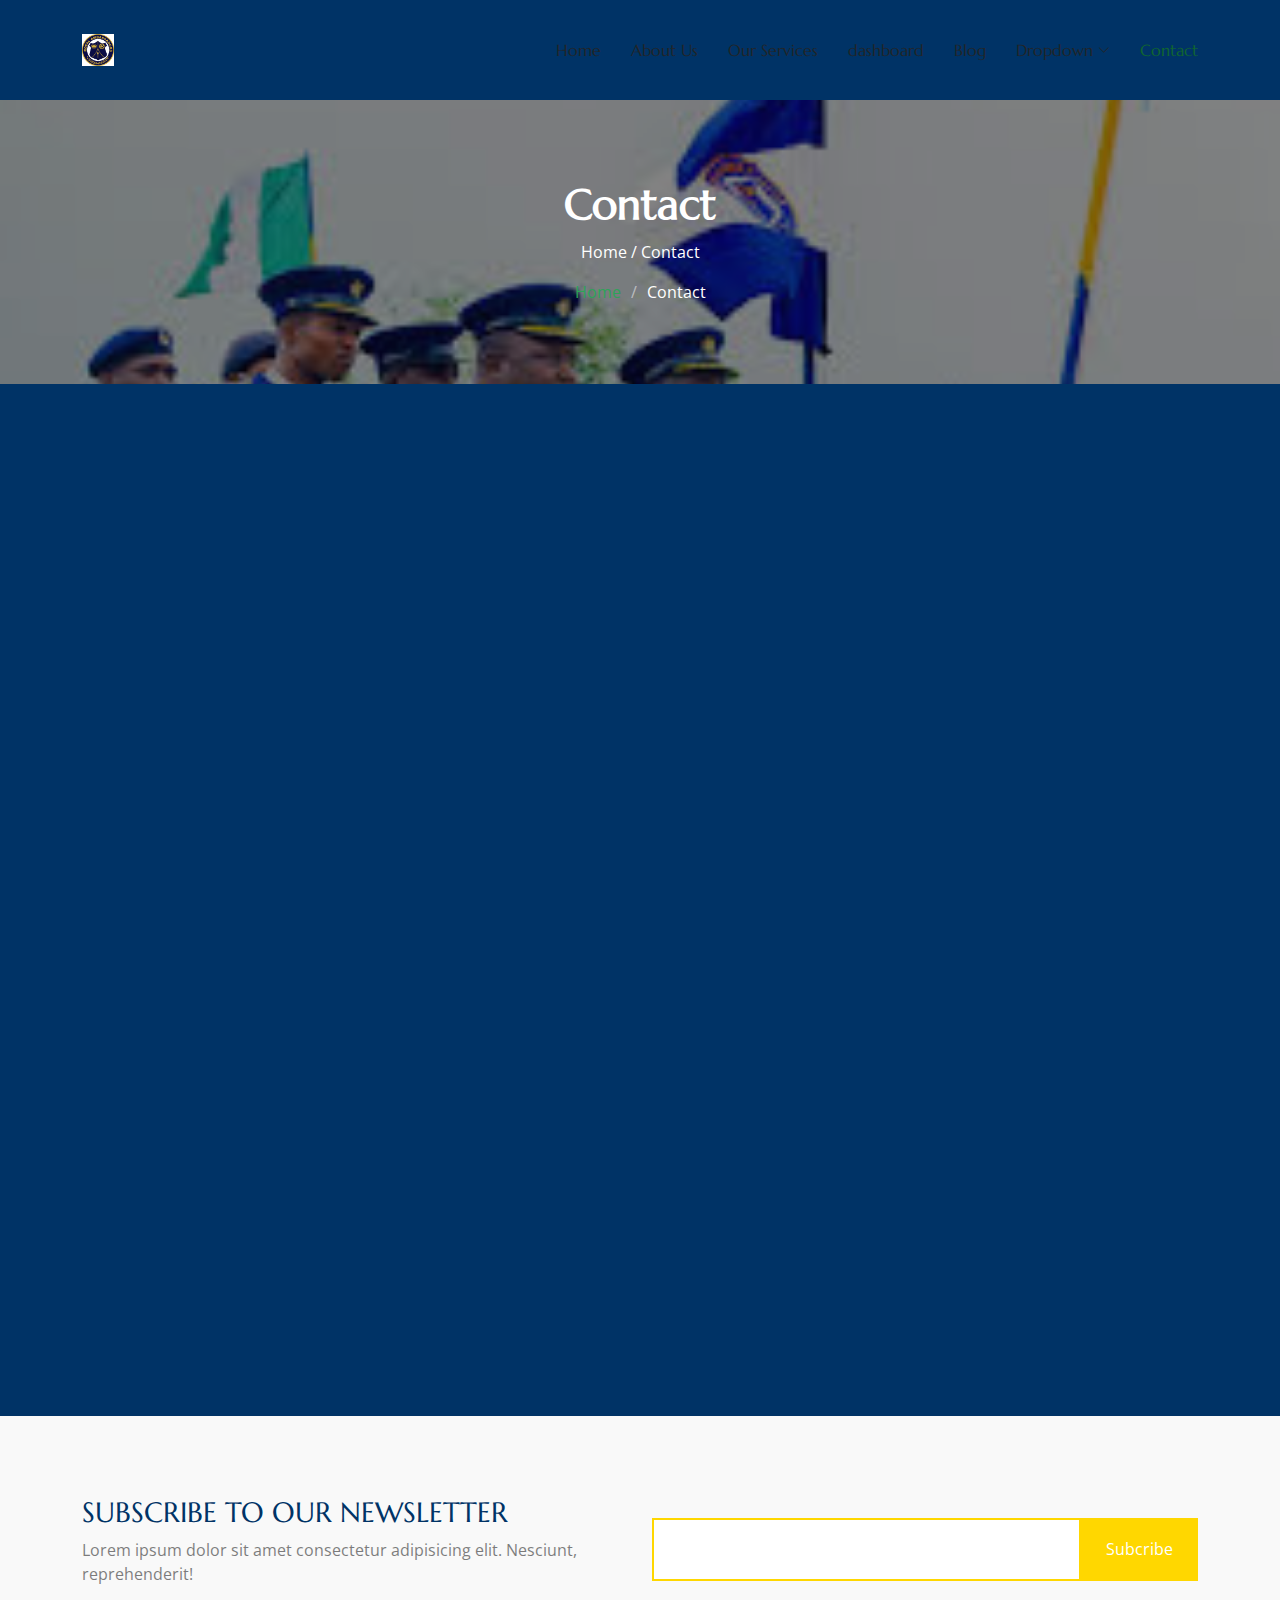
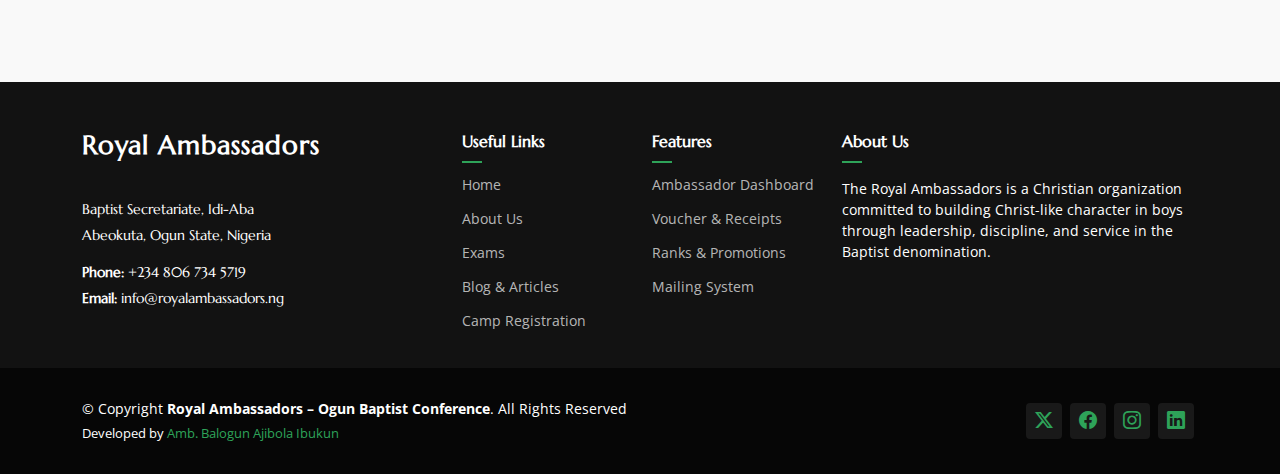
<file: contact.html>
<!DOCTYPE html>
<html lang="en">

<head>
  <meta charset="utf-8">
  <meta content="width=device-width, initial-scale=1.0" name="viewport">
  <title>Contact - AgriCulture Bootstrap Template</title>
  <meta name="description" content="">
  <meta name="keywords" content="">

  <!-- Favicons -->
  <link href="assets/img/favicon.png" rel="icon">
  <link href="assets/img/apple-touch-icon.png" rel="apple-touch-icon">

  <!-- Fonts -->
  <link href="https://fonts.googleapis.com" rel="preconnect">
  <link href="https://fonts.gstatic.com" rel="preconnect" crossorigin>
  <link href="https://fonts.googleapis.com/css2?family=Open+Sans:ital,wght@0,300;0,400;0,500;0,600;0,700;0,800;1,300;1,400;1,500;1,600;1,700;1,800&family=Marcellus:wght@400&display=swap" rel="stylesheet">

  <!-- Vendor CSS Files -->
  <link href="assets/vendor/bootstrap/css/bootstrap.min.css" rel="stylesheet">
  <link href="assets/vendor/bootstrap-icons/bootstrap-icons.css" rel="stylesheet">
  <link href="assets/vendor/aos/aos.css" rel="stylesheet">
  <link href="assets/vendor/swiper/swiper-bundle.min.css" rel="stylesheet">
  <link href="assets/vendor/glightbox/css/glightbox.min.css" rel="stylesheet">

  <!-- Main CSS File -->
  <link href="assets/css/main.css" rel="stylesheet">

  <!-- =======================================================
  * Template Name: AgriCulture
  * Template URL: https://bootstrapmade.com/agriculture-bootstrap-website-template/
  * Updated: Aug 07 2024 with Bootstrap v5.3.3
  * Author: BootstrapMade.com
  * License: https://bootstrapmade.com/license/
  ======================================================== -->
</head>

<body class="contact-page">

  <header id="header" class="header d-flex align-items-center position-relative">
    <div class="container-fluid container-xl position-relative d-flex align-items-center justify-content-between">

      <a href="index.html" class="logo d-flex align-items-center">
        <!-- Uncomment the line below if you also wish to use an image logo -->
        <img src="assets/img/logo.png" alt="AgriCulture">
        <!-- <h1 class="sitename">AgriCulture</h1>  -->
      </a>

      <nav id="navmenu" class="navmenu">
        <ul>
          <li><a href="index.html">Home</a></li>
          <li><a href="about.html">About Us</a></li>
          <li><a href="services.html">Our Services</a></li>
          <li><a href="dashboard.html">dashboard</a></li>
          <li><a href="blog.html">Blog</a></li>
          <li class="dropdown"><a href="#"><span>Dropdown</span> <i class="bi bi-chevron-down toggle-dropdown"></i></a>
            <ul>
              <li><a href="#">Dropdown 1</a></li>
              <li class="dropdown"><a href="#"><span>Deep Dropdown</span> <i class="bi bi-chevron-down toggle-dropdown"></i></a>
                <ul>
                  <li><a href="#">Deep Dropdown 1</a></li>
                  <li><a href="#">Deep Dropdown 2</a></li>
                  <li><a href="#">Deep Dropdown 3</a></li>
                  <li><a href="#">Deep Dropdown 4</a></li>
                  <li><a href="#">Deep Dropdown 5</a></li>
                </ul>
              </li>
              <li><a href="#">Dropdown 2</a></li>
              <li><a href="#">Dropdown 3</a></li>
              <li><a href="#">Dropdown 4</a></li>
            </ul>
          </li>
          <li><a href="contact.html" class="active">Contact</a></li>
        </ul>
        <i class="mobile-nav-toggle d-xl-none bi bi-list"></i>
      </nav>

    </div>
  </header>

  <main class="main">

    <!-- Page Title -->
    <div class="page-title dark-background" data-aos="fade" style="background-image: url(assets/img/outreach.jpg);">
      <div class="container position-relative">
        <h1>Contact</h1>
        <p>
          Home
          /
          Contact
        </p>
        <nav class="breadcrumbs">
          <ol>
            <li><a href="index.html">Home</a></li>
            <li class="current">Contact</li>
          </ol>
        </nav>
      </div>
    </div><!-- End Page Title -->

    <!-- Contact Section -->
    <section id="contact" class="contact section">

      <div class="mb-5">
        <iframe style="width: 100%; height: 400px;" src="https://www.google.com/maps/embed?pb=!1m14!1m8!1m3!1d12097.433213460943!2d-74.0062269!3d40.7101282!3m2!1i1024!2i768!4f13.1!3m3!1m2!1s0x0%3A0xb89d1fe6bc499443!2sDowntown+Conference+Center!5e0!3m2!1smk!2sbg!4v1539943755621" frameborder="0" allowfullscreen=""></iframe>
      </div><!-- End Google Maps -->

      <div class="container" data-aos="fade">

        <div class="row gy-5 gx-lg-5">

          <div class="col-lg-4">

            <div class="info">
              <h3>Get in touch</h3>
              <p>Et id eius voluptates atque nihil voluptatem enim in tempore minima sit ad mollitia commodi minus.</p>

              <div class="info-item d-flex">
                <i class="bi bi-geo-alt flex-shrink-0"></i>
                <div>
                  <h4>Location:</h4>
                  <p>A108 Adam Street, New York, NY 535022</p>
                </div>
              </div><!-- End Info Item -->

              <div class="info-item d-flex">
                <i class="bi bi-envelope flex-shrink-0"></i>
                <div>
                  <h4>Email:</h4>
                  <p>info@example.com</p>
                </div>
              </div><!-- End Info Item -->

              <div class="info-item d-flex">
                <i class="bi bi-phone flex-shrink-0"></i>
                <div>
                  <h4>Call:</h4>
                  <p>+1 5589 55488 55</p>
                </div>
              </div><!-- End Info Item -->

            </div>

          </div>

          <div class="col-lg-8">
            <form action="forms/contact.php" method="post" role="form" class="php-email-form">
              <div class="row">
                <div class="col-md-6 form-group">
                  <input type="text" name="name" class="form-control" id="name" placeholder="Your Name" required="">
                </div>
                <div class="col-md-6 form-group mt-3 mt-md-0">
                  <input type="email" class="form-control" name="email" id="email" placeholder="Your Email" required="">
                </div>
              </div>
              <div class="form-group mt-3">
                <input type="text" class="form-control" name="subject" id="subject" placeholder="Subject" required="">
              </div>
              <div class="form-group mt-3">
                <textarea class="form-control" name="message" placeholder="Message" required=""></textarea>
              </div>
              <div class="my-3">
                <div class="loading">Loading</div>
                <div class="error-message"></div>
                <div class="sent-message">Your message has been sent. Thank you!</div>
              </div>
              <div class="text-center"><button type="submit">Send Message</button></div>
            </form>
          </div><!-- End Contact Form -->

        </div>

      </div>

    </section><!-- /Contact Section -->

    <!-- Call To Action Section -->
    <section id="call-to-action" class="call-to-action section light-background">

      <div class="content">
        <div class="container">
          <div class="row align-items-center">
            <div class="col-lg-6">
              <h3>Subscribe To Our Newsletter</h3>
              <p class="opacity-50">
                Lorem ipsum dolor sit amet consectetur adipisicing elit.
                Nesciunt, reprehenderit!
              </p>
            </div>
            <div class="col-lg-6">
              <form action="forms/newsletter.php" class="form-subscribe php-email-form">
                <div class="form-group d-flex align-items-stretch">
                  <input type="email" name="email" class="form-control h-100" placeholder="Enter your e-mail">
                  <input type="submit" class="btn btn-secondary px-4" value="Subcribe">
                </div>
                <div class="loading">Loading</div>
                <div class="error-message"></div>
                <div class="sent-message">
                  Your subscription request has been sent. Thank you!
                </div>
              </form>
            </div>
          </div>
        </div>
      </div>
    </section><!-- /Call To Action Section -->

  </main>

  <footer id="footer" class="footer dark-background">

  <div class="footer-top">
    <div class="container">
      <div class="row gy-4">
      
        <div class="col-lg-4 col-md-6 footer-about">
          <a href="index.html" class="logo d-flex align-items-center">
            <span class="sitename">Royal Ambassadors</span>
          </a>
          <div class="footer-contact pt-3">
            <p>Baptist Secretariate, Idi-Aba</p>
            <p>Abeokuta, Ogun State, Nigeria</p>
            <p class="mt-3"><strong>Phone:</strong> <span>+234 806 734 5719</span></p>
            <p><strong>Email:</strong> <span>info@royalambassadors.ng</span></p>
          </div>
        </div>

        <div class="col-lg-2 col-md-3 footer-links">
          <h4>Useful Links</h4>
          <ul>
            <li><a href="index.html">Home</a></li>
            <li><a href="about.html">About Us</a></li>
            <li><a href="exams.html">Exams</a></li>
            <li><a href="blog.html">Blog & Articles</a></li>
            <li><a href="camp.html">Camp Registration</a></li>
          </ul>
        </div>

        <div class="col-lg-2 col-md-3 footer-links">
          <h4>Features</h4>
          <ul>
            <li><a href="dashboard.html">Ambassador Dashboard</a></li>
            <li><a href="voucher.html">Voucher & Receipts</a></li>
            <li><a href="ranks.html">Ranks & Promotions</a></li>
            <li><a href="mailing.html">Mailing System</a></li>
          </ul>
        </div>

        <div class="col-lg-4 col-md-12 footer-links">
          <h4>About Us</h4>
          <p>The Royal Ambassadors is a Christian organization committed to building Christ-like character in boys through leadership, discipline, and service in the Baptist denomination.</p>
        </div>

      </div>
    </div>
  </div>

  <div class="copyright text-center">
    <div class="container d-flex flex-column flex-lg-row justify-content-center justify-content-lg-between align-items-center">

      <div class="d-flex flex-column align-items-center align-items-lg-start">
        <div>
          © Copyright <strong><span>Royal Ambassadors – Ogun Baptist Conference</span></strong>. All Rights Reserved
        </div>
        <div class="credits">
          Developed by <a href="#">Amb. Balogun Ajibola Ibukun</a>
        </div>
      </div>

      <div class="social-links order-first order-lg-last mb-3 mb-lg-0">
        <a href="#"><i class="bi bi-twitter-x"></i></a>
        <a href="#"><i class="bi bi-facebook"></i></a>
        <a href="#"><i class="bi bi-instagram"></i></a>
        <a href="#"><i class="bi bi-linkedin"></i></a>
      </div>

    </div>
  </div>

</footer>

  <!-- Scroll Top -->
  <a href="#" id="scroll-top" class="scroll-top d-flex align-items-center justify-content-center"><i class="bi bi-arrow-up-short"></i></a>

  <!-- Preloader -->
  <div id="preloader"></div>

  <!-- Vendor JS Files -->
  <script src="assets/vendor/bootstrap/js/bootstrap.bundle.min.js"></script>
  <script src="assets/vendor/php-email-form/validate.js"></script>
  <script src="assets/vendor/aos/aos.js"></script>
  <script src="assets/vendor/swiper/swiper-bundle.min.js"></script>
  <script src="assets/vendor/glightbox/js/glightbox.min.js"></script>

  <!-- Main JS File -->
  <script src="assets/js/main.js"></script>

</body>

</html>
</file>
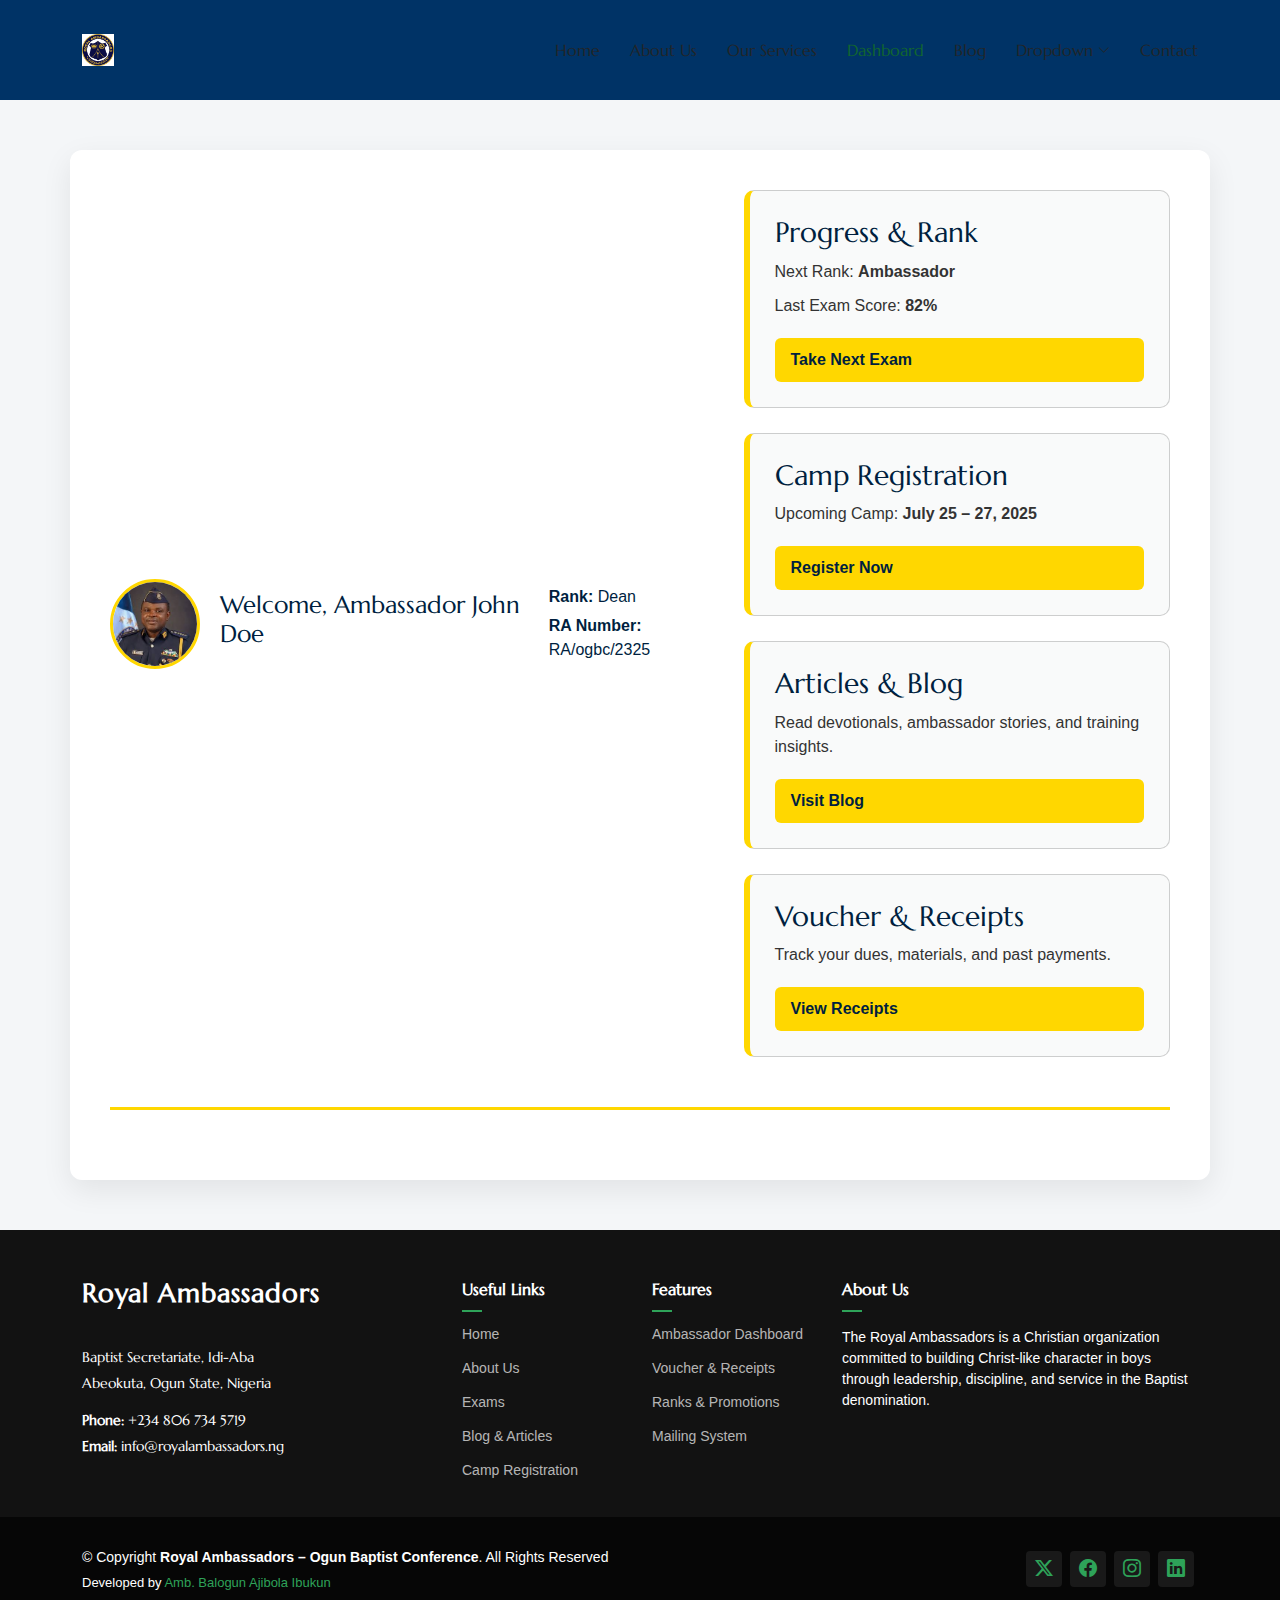
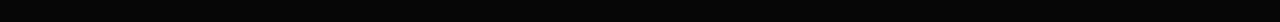
<file: dashboard.html>
<!DOCTYPE html>
<html lang="en">

<head>
  <meta charset="utf-8">
  <meta content="width=device-width, initial-scale=1.0" name="viewport">
  <title>Abmassador Dashboard</title>
  <meta name="description" content="">
  <meta name="keywords" content="">

  <!-- Favicons -->
  <link href="assets/img/favicon.png" rel="icon">
  <link href="assets/img/apple-touch-icon.png" rel="apple-touch-icon">

  <!-- Fonts -->
  <link href="https://fonts.googleapis.com" rel="preconnect">
  <link href="https://fonts.gstatic.com" rel="preconnect" crossorigin>
  <link href="https://fonts.googleapis.com/css2?family=Open+Sans:ital,wght@0,300;0,400;0,500;0,600;0,700;0,800;1,300;1,400;1,500;1,600;1,700;1,800&family=Marcellus:wght@400&display=swap" rel="stylesheet">

  <!-- Vendor CSS Files -->
  <link href="assets/vendor/bootstrap/css/bootstrap.min.css" rel="stylesheet">
  <link href="assets/vendor/bootstrap-icons/bootstrap-icons.css" rel="stylesheet">
  <link href="assets/vendor/aos/aos.css" rel="stylesheet">
  <link href="assets/vendor/swiper/swiper-bundle.min.css" rel="stylesheet">
  <link href="assets/vendor/glightbox/css/glightbox.min.css" rel="stylesheet">

  <!-- Main CSS File -->
  <link href="assets/css/main.css" rel="stylesheet">

  <!-- =======================================================
  * Template Name: AgriCulture
  * Template URL: https://bootstrapmade.com/agriculture-bootstrap-website-template/
  * Updated: Aug 07 2024 with Bootstrap v5.3.3
  * Author: BootstrapMade.com
  * License: https://bootstrapmade.com/license/
  ======================================================== -->
</head>

<body class="dashboard-page">

  <header id="header" class="header d-flex align-items-center position-relative">
    <div class="container-fluid container-xl position-relative d-flex align-items-center justify-content-between">

      <a href="index.html" class="logo d-flex align-items-center">
        <!-- Uncomment the line below if you also wish to use an image logo -->
        <img src="assets/img/logo.png" alt="AgriCulture">
        <!-- <h1 class="sitename">AgriCulture</h1>  -->
      </a>

      <nav id="navmenu" class="navmenu">
        <ul>
          <li><a href="index.html">Home</a></li>
          <li><a href="about.html">About Us</a></li>
          <li><a href="services.html">Our Services</a></li>
          <li><a href="dashboard.html" class="active">Dashboard</a></li>
          <li><a href="blog.html">Blog</a></li>
          <li class="dropdown"><a href="#"><span>Dropdown</span> <i class="bi bi-chevron-down toggle-dropdown"></i></a>
            <ul>
              <li><a href="#">Dropdown 1</a></li>
              <li class="dropdown"><a href="#"><span>Deep Dropdown</span> <i class="bi bi-chevron-down toggle-dropdown"></i></a>
                <ul>
                  <li><a href="#">Deep Dropdown 1</a></li>
                  <li><a href="#">Deep Dropdown 2</a></li>
                  <li><a href="#">Deep Dropdown 3</a></li>
                  <li><a href="#">Deep Dropdown 4</a></li>
                  <li><a href="#">Deep Dropdown 5</a></li>
                </ul>
              </li>
              <li><a href="#">Dropdown 2</a></li>
              <li><a href="#">Dropdown 3</a></li>
              <li><a href="#">Dropdown 4</a></li>
            </ul>
          </li>
          <li><a href="contact.html">Contact</a></li>
        </ul>
        <i class="mobile-nav-toggle d-xl-none bi bi-list"></i>
      </nav>

    </div>
  </header>

 <style>
    body {
      font-family: 'Segoe UI', sans-serif;
      background-color: #f4f6f8;
      margin: 0;
      padding: 0;
    }

    .dashboard-wrapper {
      max-width: 1140px;
      margin: 50px auto;
      padding: 40px;
      background: #ffffff;
      border-radius: 12px;
      box-shadow: 0 10px 30px rgba(0, 0, 0, 0.08);
    }

    .dashboard-header {
      display: flex;
      justify-content: space-between;
      align-items: center;
      border-bottom: 3px solid #FFD700;
      padding-bottom: 20px;
      margin-bottom: 30px;
    }

    .dashboard-header h1 {
      font-size: 24px;
      color: #001f3f;
    }

    .user-info p {
      margin: 5px 0;
      color: #001f3f;
      font-weight: 500;
    }

    .dashboard-grid {
      display: grid;
      grid-template-columns: repeat(auto-fit, minmax(260px, 1fr));
      gap: 25px;
    }

    .card {
      background-color: #f9fafa;
      padding: 25px;
      border-left: 6px solid #FFD700;
      border-radius: 10px;
      transition: transform 0.3s ease;
    }

    .card:hover {
      transform: translateY(-4px);
    }

    .card h3 {
      margin-top: 0;
      margin-bottom: 10px;
      color: #001f3f;
    }

    .card p {
      color: #333;
      margin-bottom: 10px;
    }

    .btn-link {
      display: inline-block;
      margin-top: 10px;
      background-color: #FFD700;
      color: #001f3f;
      padding: 10px 16px;
      font-weight: bold;
      border-radius: 6px;
      text-decoration: none;
      transition: background-color 0.3s ease;
    }

    .btn-link:hover {
      background-color: #e6c200;
    }
  </style>
</head>
<body>

  <div class="dashboard-wrapper">

    <div class="dashboard-header">
      <div class="user-profile">
<img src="assets/img/new7.jpg" alt="user-photo" class="user-avatar" >
      <h1>Welcome, Ambassador John Doe</h1>
      <div class="user-info">
        <p><strong>Rank:</strong> Dean</p>
        <p><strong>RA Number:</strong> RA/ogbc/2325</p>
      </div>
    <div class="dashboard-grid">

      <div class="card">
        <h3>Progress & Rank</h3>
        <p>Next Rank: <strong>Ambassador</strong></p>
        <p>Last Exam Score: <strong>82%</strong></p>
        <a href="exams.html" class="btn-link">Take Next Exam</a>
      </div>

      <div class="card">
        <h3>Camp Registration</h3>
        <p>Upcoming Camp: <strong>July 25 – 27, 2025</strong></p>
        <a href="camp.html" class="btn-link">Register Now</a>
      </div>

      <div class="card">
        <h3>Articles & Blog</h3>
        <p>Read devotionals, ambassador stories, and training insights.</p>
        <a href="blog.html" class="btn-link">Visit Blog</a>
      </div>

      <div class="card">
        <h3>Voucher & Receipts</h3>
        <p>Track your dues, materials, and past payments.</p>
        <a href="vouchers.html" class="btn-link">View Receipts</a>
      </div>
    </div>
  </div>
    </div>
  </div>
  <footer id="footer" class="footer dark-background">

  <div class="footer-top">
    <div class="container">
      <div class="row gy-4">
      
        <div class="col-lg-4 col-md-6 footer-about">
          <a href="index.html" class="logo d-flex align-items-center">
            <span class="sitename">Royal Ambassadors</span>
          </a>
          <div class="footer-contact pt-3">
            <p>Baptist Secretariate, Idi-Aba</p>
            <p>Abeokuta, Ogun State, Nigeria</p>
            <p class="mt-3"><strong>Phone:</strong> <span>+234 806 734 5719</span></p>
            <p><strong>Email:</strong> <span>info@royalambassadors.ng</span></p>
          </div>
        </div>

        <div class="col-lg-2 col-md-3 footer-links">
          <h4>Useful Links</h4>
          <ul>
            <li><a href="index.html">Home</a></li>
            <li><a href="about.html">About Us</a></li>
            <li><a href="exams.html">Exams</a></li>
            <li><a href="blog.html">Blog & Articles</a></li>
            <li><a href="camp.html">Camp Registration</a></li>
          </ul>
        </div>

        <div class="col-lg-2 col-md-3 footer-links">
          <h4>Features</h4>
          <ul>
            <li><a href="dashboard.html">Ambassador Dashboard</a></li>
            <li><a href="voucher.html">Voucher & Receipts</a></li>
            <li><a href="ranks.html">Ranks & Promotions</a></li>
            <li><a href="mailing.html">Mailing System</a></li>
          </ul>
        </div>

        <div class="col-lg-4 col-md-12 footer-links">
          <h4>About Us</h4>
          <p>The Royal Ambassadors is a Christian organization committed to building Christ-like character in boys through leadership, discipline, and service in the Baptist denomination.</p>
        </div>

      </div>
    </div>
  </div>

  <div class="copyright text-center">
    <div class="container d-flex flex-column flex-lg-row justify-content-center justify-content-lg-between align-items-center">

      <div class="d-flex flex-column align-items-center align-items-lg-start">
        <div>
          © Copyright <strong><span>Royal Ambassadors – Ogun Baptist Conference</span></strong>. All Rights Reserved
        </div>
        <div class="credits">
          Developed by <a href="#">Amb. Balogun Ajibola Ibukun</a>
        </div>
      </div>

      <div class="social-links order-first order-lg-last mb-3 mb-lg-0">
        <a href="#"><i class="bi bi-twitter-x"></i></a>
        <a href="#"><i class="bi bi-facebook"></i></a>
        <a href="#"><i class="bi bi-instagram"></i></a>
        <a href="#"><i class="bi bi-linkedin"></i></a>
      </div>
</footer>
 <!-- Scroll Top -->
  <a href="#" id="scroll-top" class="scroll-top d-flex align-items-center justify-content-center"><i class="bi bi-arrow-up-short"></i></a>

  <!-- Preloader -->
  <div id="preloader"></div>

  <!-- Vendor JS Files -->
  <script src="assets/vendor/bootstrap/js/bootstrap.bundle.min.js"></script>
  <script src="assets/vendor/php-email-form/validate.js"></script>
  <script src="assets/vendor/aos/aos.js"></script>
  <script src="assets/vendor/swiper/swiper-bundle.min.js"></script>
  <script src="assets/vendor/glightbox/js/glightbox.min.js"></script>

  <!-- Main JS File -->
  <script src="assets/js/main.js"></script>
</body>

</html>
</file>
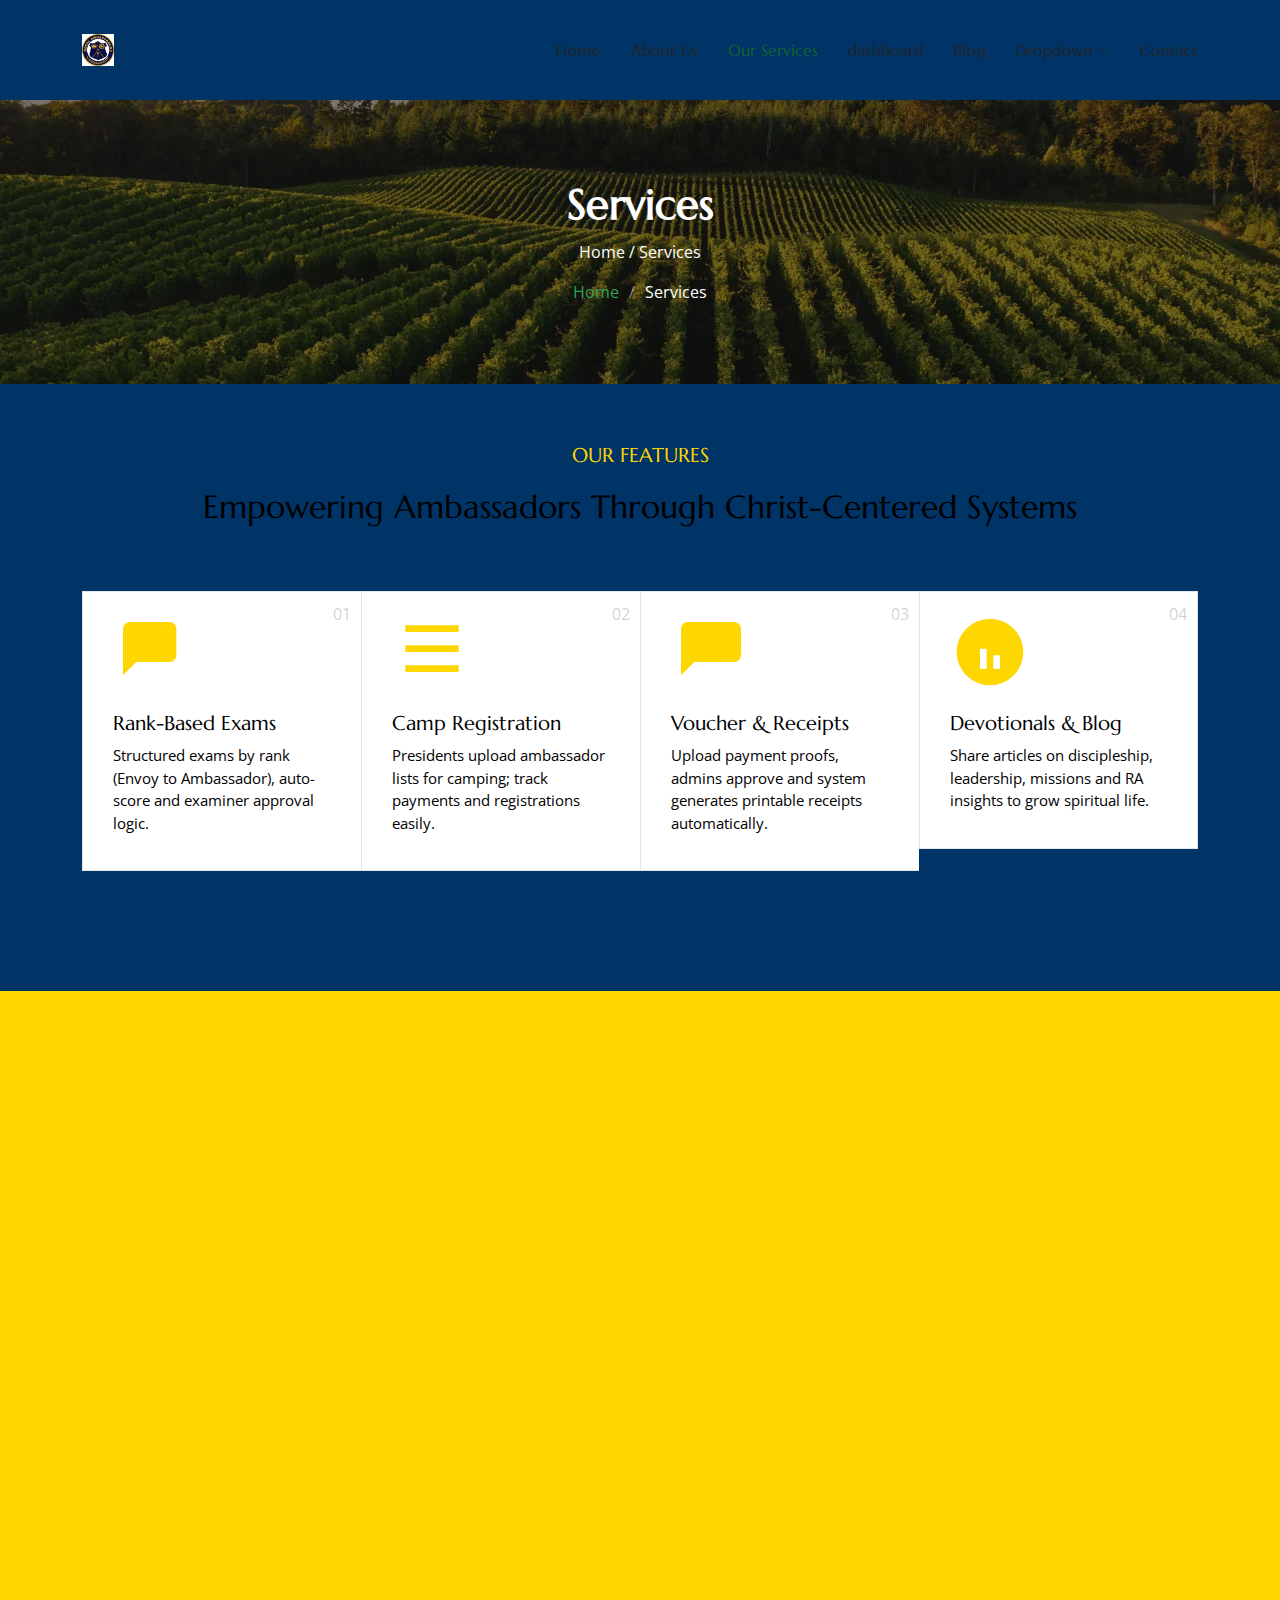
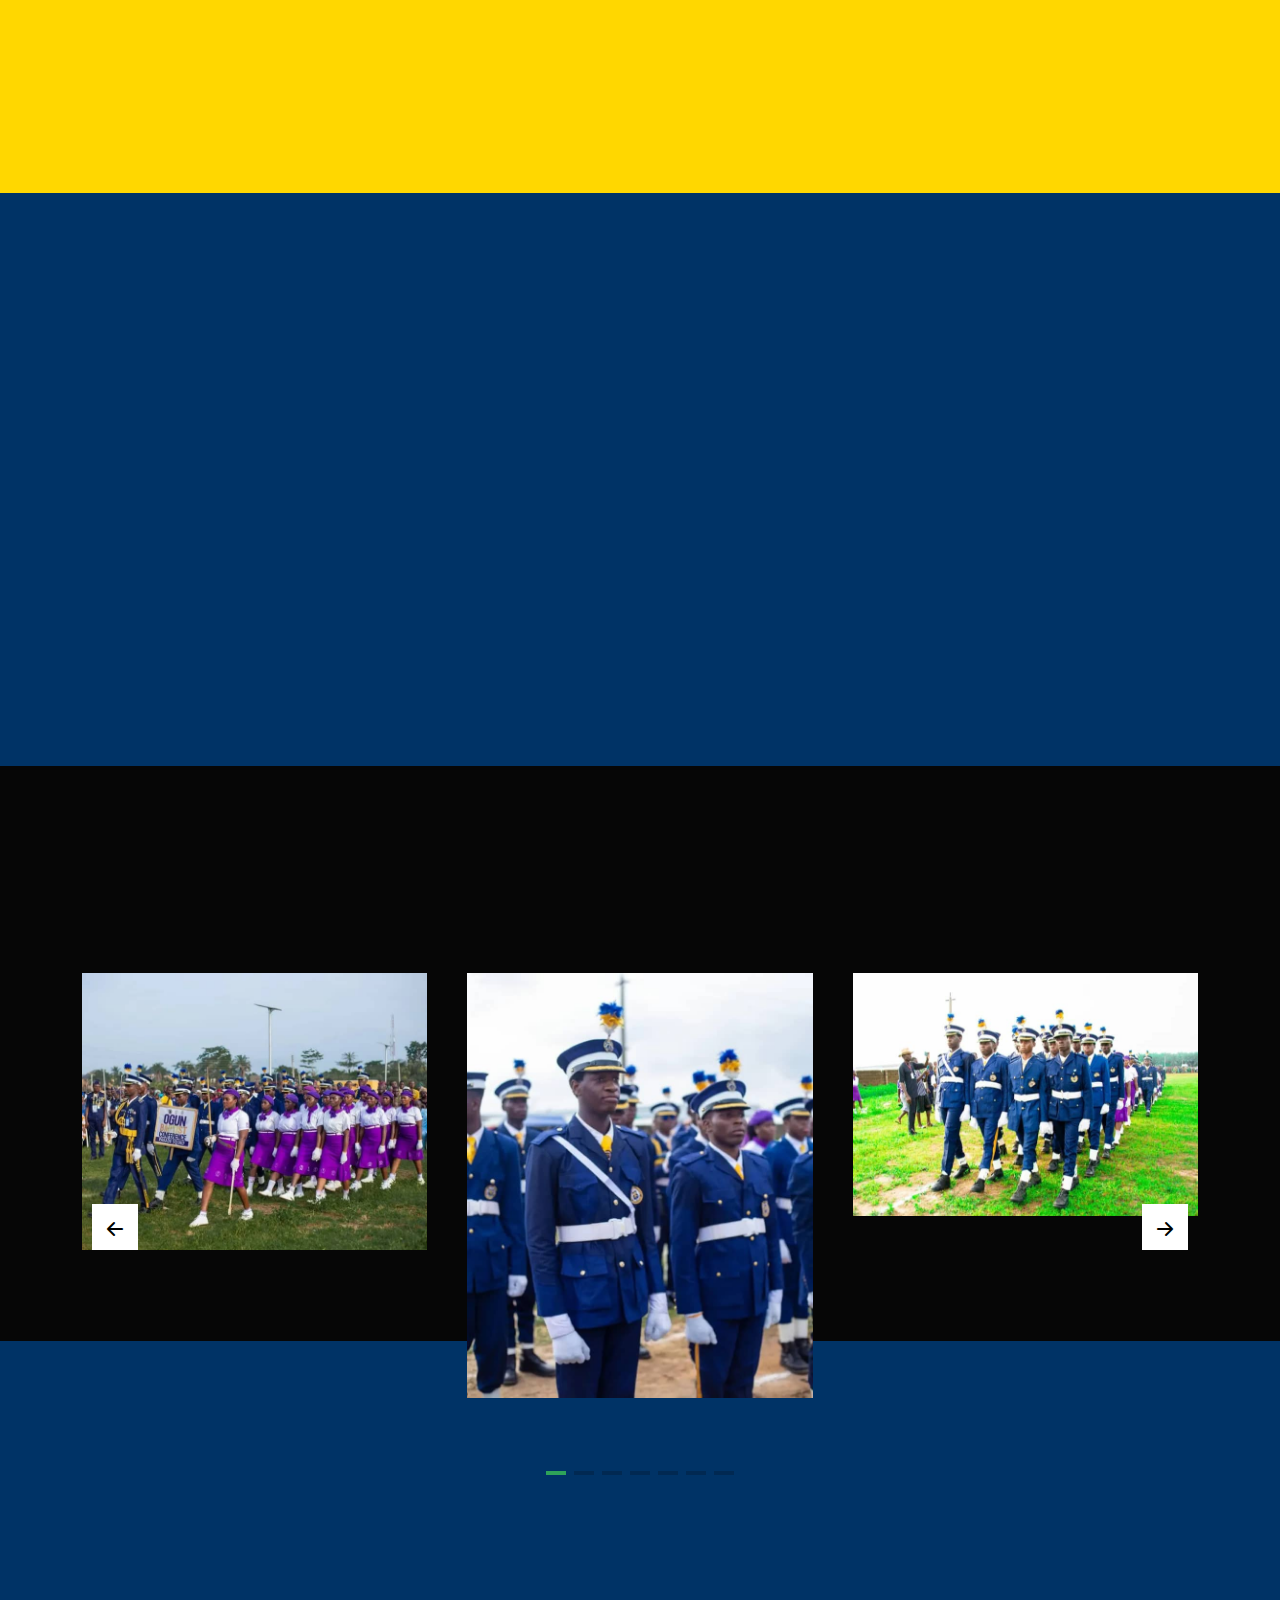
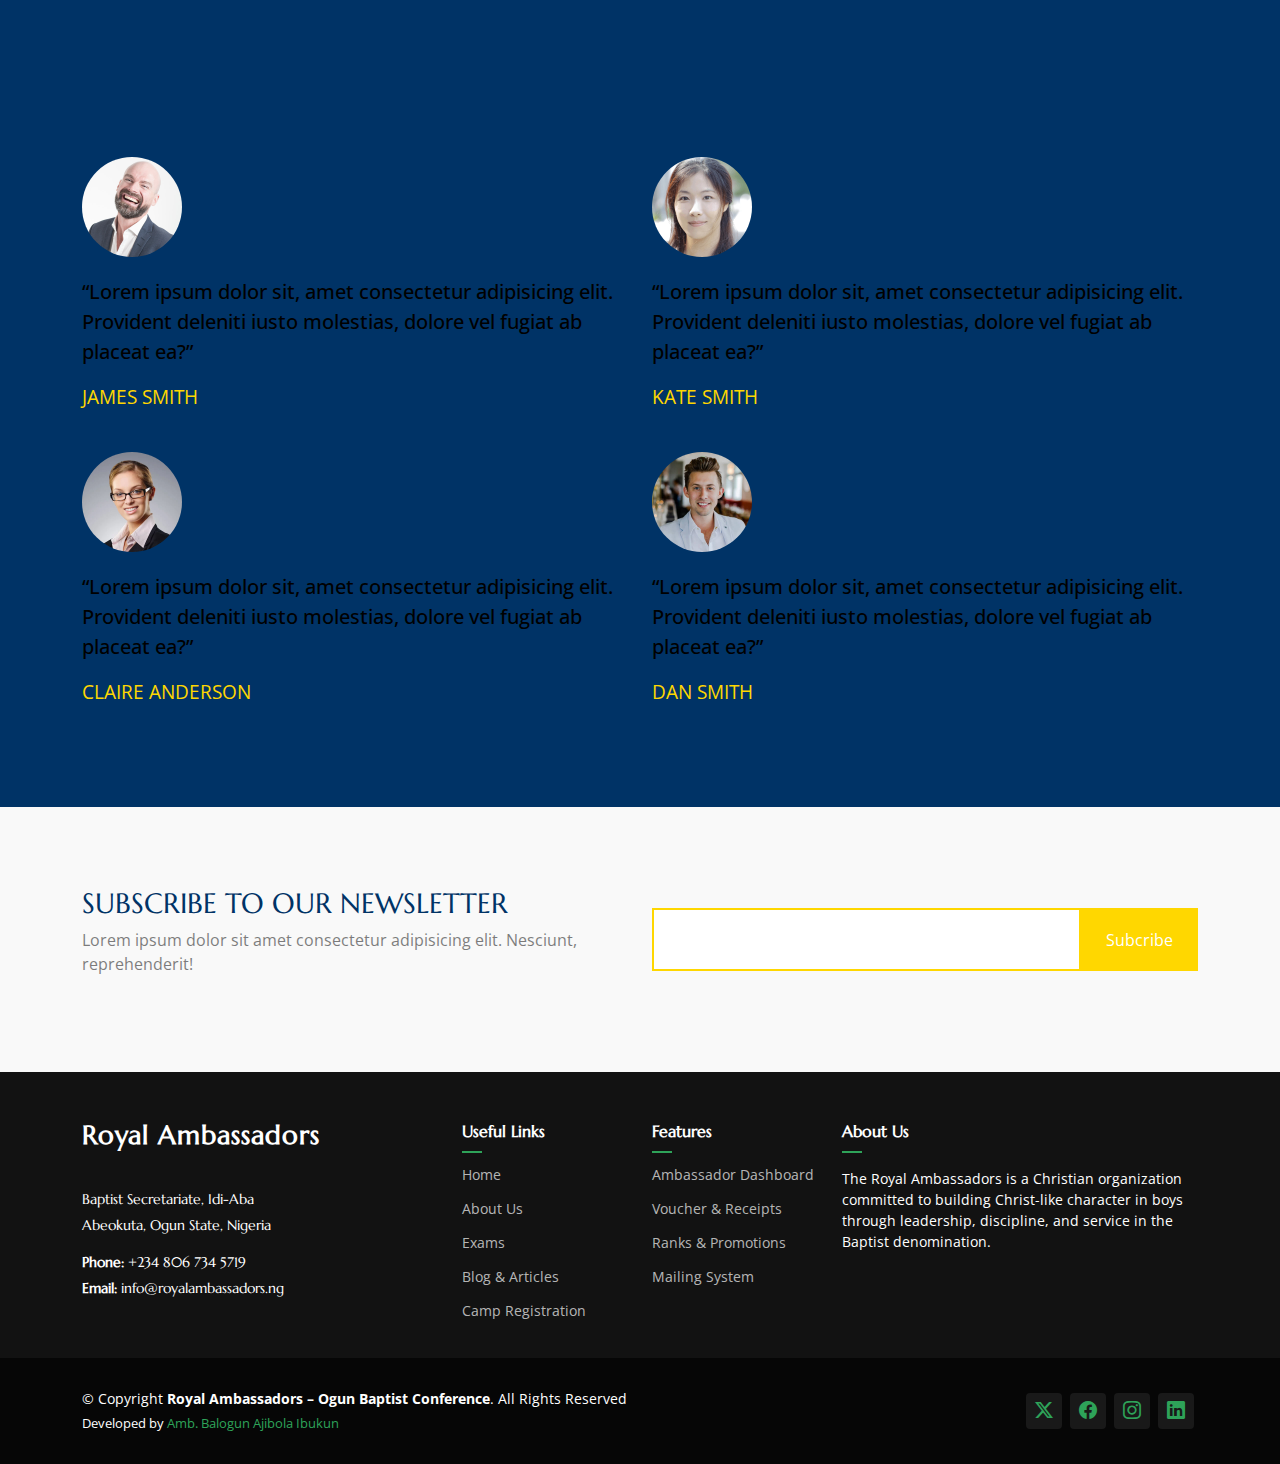
<file: services.html>
<!DOCTYPE html>
<html lang="en">

<head>
  <meta charset="utf-8">
  <meta content="width=device-width, initial-scale=1.0" name="viewport">
  <title>Services - AgriCulture Bootstrap Template</title>
  <meta name="description" content="">
  <meta name="keywords" content="">

  <!-- Favicons -->
  <link href="assets/img/favicon.png" rel="icon">
  <link href="assets/img/apple-touch-icon.png" rel="apple-touch-icon">

  <!-- Fonts -->
  <link href="https://fonts.googleapis.com" rel="preconnect">
  <link href="https://fonts.gstatic.com" rel="preconnect" crossorigin>
  <link href="https://fonts.googleapis.com/css2?family=Open+Sans:ital,wght@0,300;0,400;0,500;0,600;0,700;0,800;1,300;1,400;1,500;1,600;1,700;1,800&family=Marcellus:wght@400&display=swap" rel="stylesheet">

  <!-- Vendor CSS Files -->
  <link href="assets/vendor/bootstrap/css/bootstrap.min.css" rel="stylesheet">
  <link href="assets/vendor/bootstrap-icons/bootstrap-icons.css" rel="stylesheet">
  <link href="assets/vendor/aos/aos.css" rel="stylesheet">
  <link href="assets/vendor/swiper/swiper-bundle.min.css" rel="stylesheet">
  <link href="assets/vendor/glightbox/css/glightbox.min.css" rel="stylesheet">

  <!-- Main CSS File -->
  <link href="assets/css/main.css" rel="stylesheet">

  <!-- =======================================================
  * Template Name: AgriCulture
  * Template URL: https://bootstrapmade.com/agriculture-bootstrap-website-template/
  * Updated: Aug 07 2024 with Bootstrap v5.3.3
  * Author: BootstrapMade.com
  * License: https://bootstrapmade.com/license/
  ======================================================== -->
</head>

<body class="services-page">

  <header id="header" class="header d-flex align-items-center position-relative">
    <div class="container-fluid container-xl position-relative d-flex align-items-center justify-content-between">

      <a href="index.html" class="logo d-flex align-items-center">
        <!-- Uncomment the line below if you also wish to use an image logo -->
        <img src="assets/img/logo.png" alt="AgriCulture">
        <!-- <h1 class="sitename">AgriCulture</h1>  -->
      </a>

      <nav id="navmenu" class="navmenu">
        <ul>
          <li><a href="index.html">Home</a></li>
          <li><a href="about.html">About Us</a></li>
          <li><a href="services.html" class="active">Our Services</a></li>
          <li><a href="dashboard.html">dashboard</a></li>
          <li><a href="blog.html">Blog</a></li>
          <li class="dropdown"><a href="#"><span>Dropdown</span> <i class="bi bi-chevron-down toggle-dropdown"></i></a>
            <ul>
              <li><a href="#">Dropdown 1</a></li>
              <li class="dropdown"><a href="#"><span>Deep Dropdown</span> <i class="bi bi-chevron-down toggle-dropdown"></i></a>
                <ul>
                  <li><a href="#">Deep Dropdown 1</a></li>
                  <li><a href="#">Deep Dropdown 2</a></li>
                  <li><a href="#">Deep Dropdown 3</a></li>
                  <li><a href="#">Deep Dropdown 4</a></li>
                  <li><a href="#">Deep Dropdown 5</a></li>
                </ul>
              </li>
              <li><a href="#">Dropdown 2</a></li>
              <li><a href="#">Dropdown 3</a></li>
              <li><a href="#">Dropdown 4</a></li>
            </ul>
          </li>
          <li><a href="contact.html">Contact</a></li>
        </ul>
        <i class="mobile-nav-toggle d-xl-none bi bi-list"></i>
      </nav>

    </div>
  </header>

  <main class="main">

    <!-- Page Title -->
    <div class="page-title dark-background" data-aos="fade" style="background-image: url(assets/img/page-title-bg.webp);">
      <div class="container position-relative">
        <h1>Services</h1>
        <p>
          Home
          /
          Services</p>
        <nav class="breadcrumbs">
          <ol>
            <li><a href="index.html">Home</a></li>
            <li class="current">Services</li>
          </ol>
        </nav>
      </div>
    </div><!-- End Page Title -->

    <!-- Services Section -->
    <section id="services" class="services section">

      <!-- Section Title -->
     
<div class="container section-title" data-aos="fade-up">
  <h2>OUR FEATURES</h2>
  <p>Empowering Ambassadors Through Christ-Centered Systems</p>
</div><!-- End Section Title -->

<div class="content">
  <div class="container">
    <div class="row g-0">

      <div class="col-lg-3 col-md-6">
        <div class="service-item">
          <span class="number">01</span>
          <div class="service-item-icon">
            <svg xmlns="http://www.w3.org/2000/svg" width="80" height="80" viewBox="0 0 24 24" fill="currentColor">
              <path d="M5 3a2 2 0 0 0-2 2v14l4-4h10a2 2 0 0 0 2-2V5a2 2 0 0 0-2-2H5z"/>
            </svg>
          </div>
          <div class="service-item-content">
            <h3 class="service-heading">Rank-Based Exams</h3>
            <p>Structured exams by rank (Envoy to Ambassador), auto-score and examiner approval logic.</p>
          </div>
        </div>
      </div>

      <div class="col-lg-3 col-md-6">
        <div class="service-item">
          <span class="number">02</span>
          <div class="service-item-icon">
            <svg xmlns="http://www.w3.org/2000/svg" width="80" height="80" viewBox="0 0 24 24" fill="currentColor">
              <path d="M4 4h16v2H4zm0 6h16v2H4zm0 6h16v2H4z"/>
            </svg>
          </div>
          <div class="service-item-content">
            <h3 class="service-heading">Camp Registration</h3>
            <p>Presidents upload ambassador lists for camping; track payments and registrations easily.</p>
          </div>
        </div>
      </div>

      <div class="col-lg-3 col-md-6">
        <div class="service-item">
          <span class="number">03</span>
          <div class="service-item-icon">
            <svg xmlns="http://www.w3.org/2000/svg" width="80" height="80" viewBox="0 0 24 24" fill="currentColor">
              <path d="M19 3H5a2 2 0 0 0-2 2v14l4-4h12a2 2 0 0 0 2-2V5a2 2 0 0 0-2-2z"/>
            </svg>
          </div>
          <div class="service-item-content">
            <h3 class="service-heading">Voucher & Receipts</h3>
            <p>Upload payment proofs, admins approve and system generates printable receipts automatically.</p>
          </div>
        </div>
      </div>

      <div class="col-lg-3 col-md-6">
        <div class="service-item">
          <span class="number">04</span>
          <div class="service-item-icon">
            <svg xmlns="http://www.w3.org/2000/svg" width="80" height="80" viewBox="0 0 24 24" fill="currentColor">
              <path d="M12 2a10 10 0 1 0 10 10A10.011 10.011 0 0 0 12 2zm-1 15h-2v-6h2zm4 0h-2v-4h2z"/>
            </svg>
          </div>
          <div class="service-item-content">
            <h3 class="service-heading">Devotionals & Blog</h3>
            <p>Share articles on discipleship, leadership, missions and RA insights to grow spiritual life.</p>
          </div>
        </div>
      </div>

    </div>
  </div>
</div>

    </section><!-- /Services Section -->

    <!-- About Section -->
    <section id="about" class="about section">

      <div class="content">
        <div class="container">
          <div class="row">
            <div class="col-lg-6 mb-4 mb-lg-0">
              <img src="assets/img/new8.jpg" alt="Image " class="img-fluid img-overlap" data-aos="zoom-out">
            </div>
            <div class="col-lg-5 ml-auto" data-aos="fade-up" data-aos-delay="100">
              <h3 class="content-subtitle text-white opacity-50">ABOUT ROYAL AMBASSADORS</h3>
              <h2 class="content-title mb-4">
               The Royal Ambassadors of Nigeria<strong> is a Christian organization that trains boys</strong> to become Christ-like men through biblical leadership, discipline, and service to others
              </h2>
              <p class="opacity-50">
               <h1>
                2 corinthians 5:20
                WE ARE AMBASSADORS FOR CHRIST.
                </h1>
              </p>

    </section><!-- /About Section -->

    <!-- About 3 Section -->
    <section id="about-3" class="about-3 section">

      <div class="container">
        <div class="row gy-4 justify-content-between align-items-center">
          <div class="col-lg-6 order-lg-2 position-relative" data-aos="zoom-out">
            <img src="assets/img/outreach.jpg" alt="Image" class="img-fluid">
           
              <span class="play"><i class="bi bi-play-fill"></i></span>
            </a>
          </div>
          <div class="col-lg-5 order-lg-1" data-aos="fade-up" data-aos-delay="100">
            <h2 class="content-title mb-4">Plants Make Life Better</h2>
            <p class="mb-4">
              The Royal Ambassadors of Nigeria – Ogun Baptist Conference is dedicated to spiritual development, leadership training,
          and community service. Through structured programs, camps, and rank-based growth, we empower young boys to live
          out their faith boldly.
            </p>
            <ul class="list-unstyled list-check">
              <li>Discipleship through structured teaching and mentorship</li>
          <li>Leadership training at every ambassadorial rank</li>
          <li>Service to the church and the wider community</li>
            </ul>

            <p><a href="#" class="btn-cta">Get in touch</a></p>
          </div>
        </div>
      </div>
    </section><!-- /About 3 Section -->

    <!-- Services 2 Section -->
    <section id="services-2" class="services-2 section dark-background">
      <!-- Section Title -->
      <div class="container section-title" data-aos="fade-up">
        <h2>Activities</h2>
        <p>our programs</p>
      </div><!-- End Section Title -->

      <div class="services-carousel-wrap">
        <div class="container">
          <div class="swiper init-swiper">
            <script type="application/json" class="swiper-config">
              {
                "loop": true,
                "speed": 600,
                "autoplay": {
                  "delay": 5000
                },
                "slidesPerView": "auto",
                "pagination": {
                  "el": ".swiper-pagination",
                  "type": "bullets",
                  "clickable": true
                },
                "navigation": {
                  "nextEl": ".js-custom-next",
                  "prevEl": ".js-custom-prev"
                },
                "breakpoints": {
                  "320": {
                    "slidesPerView": 1,
                    "spaceBetween": 40
                  },
                  "1200": {
                    "slidesPerView": 3,
                    "spaceBetween": 40
                  }
                }
              }
            </script>
            <button class="navigation-prev js-custom-prev">
              <i class="bi bi-arrow-left-short"></i>
            </button>
            <button class="navigation-next js-custom-next">
              <i class="bi bi-arrow-right-short"></i>
            </button>
            <div class="swiper-wrapper">
              <div class="swiper-slide">
                <div class="service-item">
                  <div class="service-item-contents">
                    <a href="#">
                      <span class="service-item-category">We do</span>
                      <h2 class="service-item-title">Parade</h2>
                    </a>
                  </div>
                  <img src="assets/img/new_4.jpg" alt="Image" class="img-fluid">
                </div>
              </div>
              <div class="swiper-slide">
                <div class="service-item">
                  <div class="service-item-contents">
                    <a href="#">
                      <span class="service-item-category">We do</span>
                      <h2 class="service-item-title">camping execrise</h2>
                    </a>
                  </div>
                  <img src="assets/img/new_5.jpg" alt="Image" class="img-fluid">
                </div>
              </div>
              <div class="swiper-slide">
                <div class="service-item">
                  <div class="service-item-contents">
                    <a href="#">
                      <span class="service-item-category">We do</span>
                      <h2 class="service-item-title">traning</h2>
                    </a>
                  </div>
                  <img src="assets/img/new_6.jpg" alt="Image" class="img-fluid">
                </div>
              </div>

              <div class="swiper-slide">
                <div class="service-item">
                  <div class="service-item-contents">
                    <a href="#">
                      <span class="service-item-category">We do</span>
                      <h2 class="service-item-title">anti-social vices</h2>
                    </a>
                  </div>
                  <img src="assets/img/new_1.jpg" alt="Image" class="img-fluid">
                </div>
              </div>
              <div class="swiper-slide">
                <div class="service-item">
                  <div class="service-item-contents">
                    <a href="#">
                      <span class="service-item-category">We do</span>
                      <h2 class="service-item-title">promotion and ranking</h2>
                    </a>
                  </div>
                  <img src="assets/img/new_2.jpg" alt="Image" class="img-fluid">
                </div>
              </div>
              <div class="swiper-slide">
                <div class="service-item">
                  <div class="service-item-contents">
                    <a href="#">
                      <span class="service-item-category">We do</span>
                      <h2 class="service-item-title">Sports</h2>
                    </a>
                  </div>
                  <img src="assets/img/sports.jpg" alt="Image" class="img-fluid">
                </div>
              </div>
              <div class="swiper-slide">
                <div class="service-item">
                  <div class="service-item-contents">
                    <a href="#">
                      <span class="service-item-category">We do</span>
                      <h2 class="service-item-title">outreach</h2>
                    </a>
                  </div>
                  <img src="assets/img/outreach.jpg" alt="Image" class="img-fluid">
                </div>
              </div>
            </div>
            <div class="swiper-pagination"></div>
          </div>
        </div>
      </div>
    </section><!-- /Services 2 Section -->

    <!-- Testimonials Section -->
    <section class="testimonials-12 testimonials section" id="testimonials">
      <!-- Section Title -->
      <div class="container section-title" data-aos="fade-up">
        <h2>TESTIMONIALS</h2>
        <p>Necessitatibus eius consequatur</p>
      </div><!-- End Section Title -->

      <div class="testimonial-wrap">
        <div class="container">
          <div class="row">
            <div class="col-md-6 mb-4 mb-md-4">
              <div class="testimonial">
                <img src="assets/img/testimonials/testimonials-1.jpg" alt="Testimonial author">
                <blockquote>
                  <p>
                    “Lorem ipsum dolor sit, amet consectetur adipisicing
                    elit. Provident deleniti iusto molestias, dolore vel fugiat
                    ab placeat ea?”
                  </p>
                </blockquote>
                <p class="client-name">James Smith</p>
              </div>
            </div>
            <div class="col-md-6 mb-4 mb-md-4">
              <div class="testimonial">
                <img src="assets/img/testimonials/testimonials-2.jpg" alt="Testimonial author">
                <blockquote>
                  <p>
                    “Lorem ipsum dolor sit, amet consectetur adipisicing
                    elit. Provident deleniti iusto molestias, dolore vel fugiat
                    ab placeat ea?”
                  </p>
                </blockquote>
                <p class="client-name">Kate Smith</p>
              </div>
            </div>
            <div class="col-md-6 mb-4 mb-md-4">
              <div class="testimonial">
                <img src="assets/img/testimonials/testimonials-3.jpg" alt="Testimonial author">
                <blockquote>
                  <p>
                    “Lorem ipsum dolor sit, amet consectetur adipisicing
                    elit. Provident deleniti iusto molestias, dolore vel fugiat
                    ab placeat ea?”
                  </p>
                </blockquote>
                <p class="client-name">Claire Anderson</p>
              </div>
            </div>
            <div class="col-md-6 mb-4 mb-md-4">
              <div class="testimonial">
                <img src="assets/img/testimonials/testimonials-4.jpg" alt="Testimonial author">
                <blockquote>
                  <p>
                    “Lorem ipsum dolor sit, amet consectetur adipisicing
                    elit. Provident deleniti iusto molestias, dolore vel fugiat
                    ab placeat ea?”
                  </p>
                </blockquote>
                <p class="client-name">Dan Smith</p>
              </div>
            </div>
          </div>
        </div>
      </div>
    </section><!-- /Testimonials Section -->

    <!-- Call To Action Section -->
    <section id="call-to-action" class="call-to-action section light-background">

      <div class="content">
        <div class="container">
          <div class="row align-items-center">
            <div class="col-lg-6">
              <h3>Subscribe To Our Newsletter</h3>
              <p class="opacity-50">
                Lorem ipsum dolor sit amet consectetur adipisicing elit.
                Nesciunt, reprehenderit!
              </p>
            </div>
            <div class="col-lg-6">
              <form action="forms/newsletter.php" class="form-subscribe php-email-form">
                <div class="form-group d-flex align-items-stretch">
                  <input type="email" name="email" class="form-control h-100" placeholder="Enter your e-mail">
                  <input type="submit" class="btn btn-secondary px-4" value="Subcribe">
                </div>
                <div class="loading">Loading</div>
                <div class="error-message"></div>
                <div class="sent-message">
                  Your subscription request has been sent. Thank you!
                </div>
              </form>
            </div>
          </div>
        </div>
      </div>
    </section><!-- /Call To Action Section -->

  </main>

  <footer id="footer" class="footer dark-background">

  <div class="footer-top">
    <div class="container">
      <div class="row gy-4">
      
        <div class="col-lg-4 col-md-6 footer-about">
          <a href="index.html" class="logo d-flex align-items-center">
            <span class="sitename">Royal Ambassadors</span>
          </a>
          <div class="footer-contact pt-3">
            <p>Baptist Secretariate, Idi-Aba</p>
            <p>Abeokuta, Ogun State, Nigeria</p>
            <p class="mt-3"><strong>Phone:</strong> <span>+234 806 734 5719</span></p>
            <p><strong>Email:</strong> <span>info@royalambassadors.ng</span></p>
          </div>
        </div>

        <div class="col-lg-2 col-md-3 footer-links">
          <h4>Useful Links</h4>
          <ul>
            <li><a href="index.html">Home</a></li>
            <li><a href="about.html">About Us</a></li>
            <li><a href="exams.html">Exams</a></li>
            <li><a href="blog.html">Blog & Articles</a></li>
            <li><a href="camp.html">Camp Registration</a></li>
          </ul>
        </div>

        <div class="col-lg-2 col-md-3 footer-links">
          <h4>Features</h4>
          <ul>
            <li><a href="dashboard.html">Ambassador Dashboard</a></li>
            <li><a href="voucher.html">Voucher & Receipts</a></li>
            <li><a href="ranks.html">Ranks & Promotions</a></li>
            <li><a href="mailing.html">Mailing System</a></li>
          </ul>
        </div>

        <div class="col-lg-4 col-md-12 footer-links">
          <h4>About Us</h4>
          <p>The Royal Ambassadors is a Christian organization committed to building Christ-like character in boys through leadership, discipline, and service in the Baptist denomination.</p>
        </div>

      </div>
    </div>
  </div>

  <div class="copyright text-center">
    <div class="container d-flex flex-column flex-lg-row justify-content-center justify-content-lg-between align-items-center">

      <div class="d-flex flex-column align-items-center align-items-lg-start">
        <div>
          © Copyright <strong><span>Royal Ambassadors – Ogun Baptist Conference</span></strong>. All Rights Reserved
        </div>
        <div class="credits">
          Developed by <a href="#">Amb. Balogun Ajibola Ibukun</a>
        </div>
      </div>

      <div class="social-links order-first order-lg-last mb-3 mb-lg-0">
        <a href="#"><i class="bi bi-twitter-x"></i></a>
        <a href="#"><i class="bi bi-facebook"></i></a>
        <a href="#"><i class="bi bi-instagram"></i></a>
        <a href="#"><i class="bi bi-linkedin"></i></a>
      </div>

    </div>
  </div>

</footer>

  <!-- Scroll Top -->
  <a href="#" id="scroll-top" class="scroll-top d-flex align-items-center justify-content-center"><i class="bi bi-arrow-up-short"></i></a>

  <!-- Preloader -->
  <div id="preloader"></div>

  <!-- Vendor JS Files -->
  <script src="assets/vendor/bootstrap/js/bootstrap.bundle.min.js"></script>
  <script src="assets/vendor/php-email-form/validate.js"></script>
  <script src="assets/vendor/aos/aos.js"></script>
  <script src="assets/vendor/swiper/swiper-bundle.min.js"></script>
  <script src="assets/vendor/glightbox/js/glightbox.min.js"></script>

  <!-- Main JS File -->
  <script src="assets/js/main.js"></script>

</body>

</html>
</file>
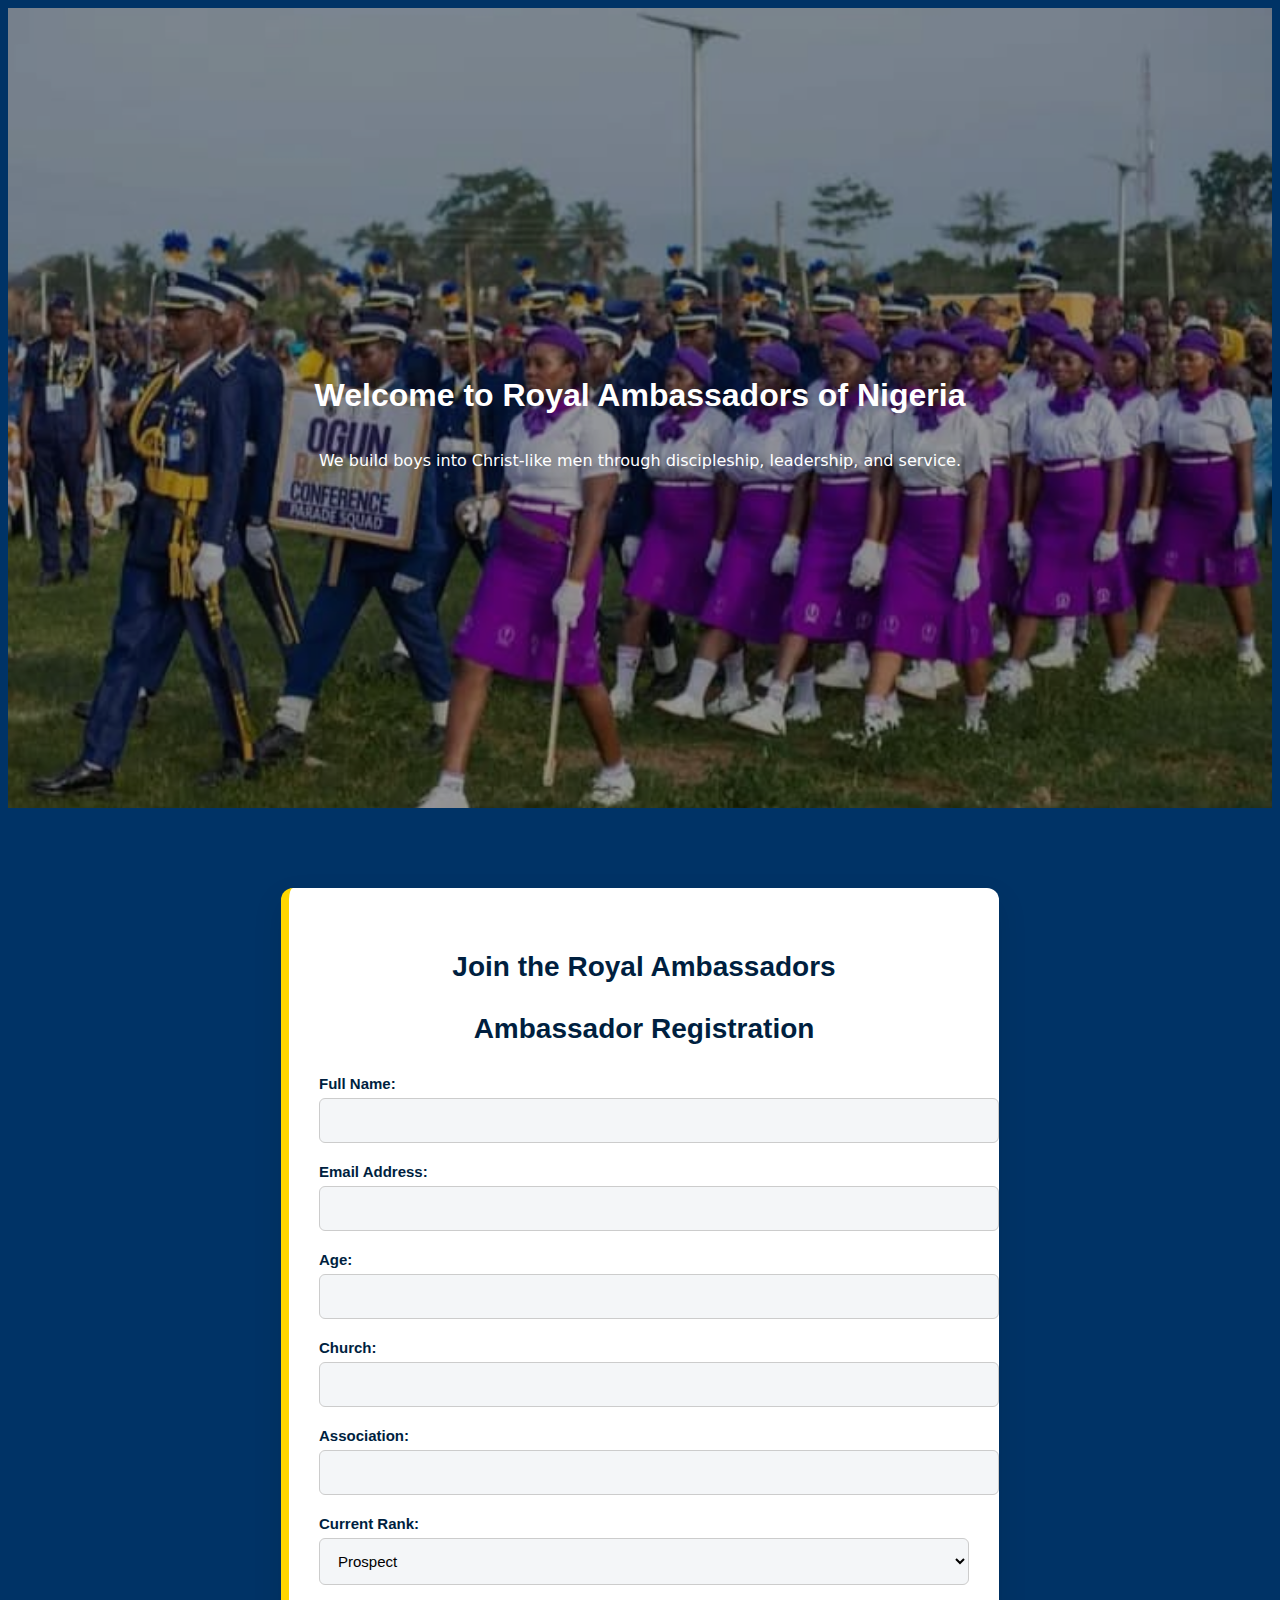
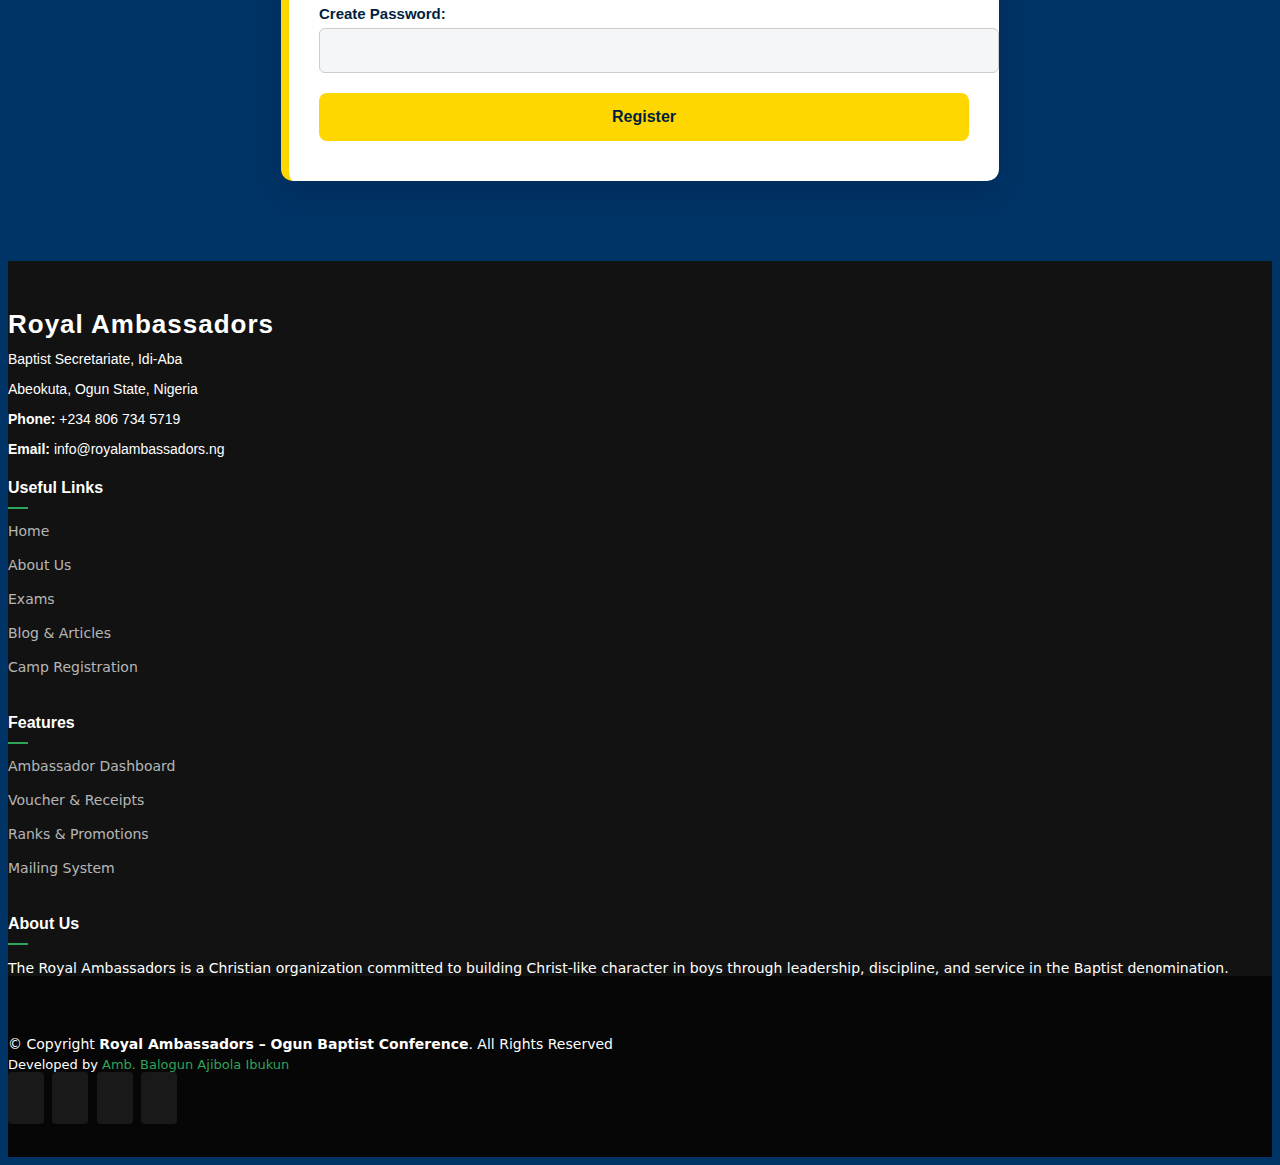
<file: signup.html>
<!DOCTYPE html>
<html lang="en">
<head>
  <meta charset="UTF-8">
  <title>Royal Ambassador Registration</title>
 <link href="assets/css/main.css" rel="stylesheet">

</head>
<header>    <!-- Hero Section -->
    <section id="hero" class="hero section dark-background">

      <div id="hero-carousel" class="carousel slide carousel-fade" data-bs-ride="carousel" data-bs-interval="5000">

        <div class="carousel-item active">
          <img src="assets/img/new_4.jpg" alt="">
          <div class="carousel-container">
            <h1>Welcome to Royal Ambassadors of Nigeria</h1>
          <p>We build boys into Christ-like men through discipleship, leadership, and service.</p>
          </div>
        </div><!-- End Carousel Item --></header>
<body>
    <form action="register.php" method="POST" class="register-form">
</form>

  <div class="register-container">
  <h2>Join the Royal Ambassadors</h2>
  <form class="register-form" action="register.php" method="POST">
    <h2>Ambassador Registration</h2>
    <form action="register.php" method="POST">
      <label for="fullname">Full Name:</label>
      <input type="text" name="fullname" required>

      <label for="email">Email Address:</label>
      <input type="email" name="email" required>

      <label for="age">Age:</label>
      <input type="number" name="age" required>

      <label for="church">Church:</label>
      <input type="text" name="church" required>

      <label for="association">Association:</label>
      <input type="text" name="association" required>

      <label for="rank">Current Rank:</label>
      <select name="rank" required>
       <option value="Prospect">Prospect</option>
       <option value="ASSISTANT INTERN">ASSISTANT INTERN</option>
       <option value="INTERN">INTERN</option>
        <option value="SENIOR INTERN">SENIOR INTERN</option>
        <option value="Envoy">Envoy</option>
        <option value="Senior Envoy">Senior Envoy</option>
        <option value="Special Envoy">Special Envoy</option>
        <option value="Dean">Dean</option>
        <option value="Ambassador">Ambassador</option>
        <option value="Ambassador Extraordinary">Ambassador Extraordinary</option>
        <option value="Ambassador Plenipotentiary">Ambassador Plenipotentiary</option>
      </select>

      <label for="password">Create Password:</label>
      <input type="password" name="password" required>

      <button type="submit">Register</button>
    </form>
    
  </div>
</body>
 <footer id="footer" class="footer dark-background">

  <div class="footer-top">
    <div class="container">
      <div class="row gy-4">
      
        <div class="col-lg-4 col-md-6 footer-about">
          <a href="index.html" class="logo d-flex align-items-center">
            <span class="sitename">Royal Ambassadors</span>
          </a>
          <div class="footer-contact pt-3">
            <p>Baptist Secretariate, Idi-Aba</p>
            <p>Abeokuta, Ogun State, Nigeria</p>
            <p class="mt-3"><strong>Phone:</strong> <span>+234 806 734 5719</span></p>
            <p><strong>Email:</strong> <span>info@royalambassadors.ng</span></p>
          </div>
        </div>

        <div class="col-lg-2 col-md-3 footer-links">
          <h4>Useful Links</h4>
          <ul>
            <li><a href="index.html">Home</a></li>
            <li><a href="about.html">About Us</a></li>
            <li><a href="exams.html">Exams</a></li>
            <li><a href="blog.html">Blog & Articles</a></li>
            <li><a href="camp.html">Camp Registration</a></li>
          </ul>
        </div>

        <div class="col-lg-2 col-md-3 footer-links">
          <h4>Features</h4>
          <ul>
            <li><a href="dashboard.html">Ambassador Dashboard</a></li>
            <li><a href="voucher.html">Voucher & Receipts</a></li>
            <li><a href="ranks.html">Ranks & Promotions</a></li>
            <li><a href="mailing.html">Mailing System</a></li>
          </ul>
        </div>

        <div class="col-lg-4 col-md-12 footer-links">
          <h4>About Us</h4>
          <p>The Royal Ambassadors is a Christian organization committed to building Christ-like character in boys through leadership, discipline, and service in the Baptist denomination.</p>
        </div>

      </div>
    </div>
  </div>

  <div class="copyright text-center">
    <div class="container d-flex flex-column flex-lg-row justify-content-center justify-content-lg-between align-items-center">

      <div class="d-flex flex-column align-items-center align-items-lg-start">
        <div>
          © Copyright <strong><span>Royal Ambassadors – Ogun Baptist Conference</span></strong>. All Rights Reserved
        </div>
        <div class="credits">
          Developed by <a href="#">Amb. Balogun Ajibola Ibukun</a>
        </div>
      </div>

      <div class="social-links order-first order-lg-last mb-3 mb-lg-0">
        <a href="#"><i class="bi bi-twitter-x"></i></a>
        <a href="#"><i class="bi bi-facebook"></i></a>
        <a href="#"><i class="bi bi-instagram"></i></a>
        <a href="#"><i class="bi bi-linkedin"></i></a>
      </div>

    </div>
  </div>
</footer>
</html>
</file>
<file: assets/css/main.css>
/**
* Template Name: AgriCulture
* Template URL: https://bootstrapmade.com/agriculture-bootstrap-website-template/
* Updated: Aug 07 2024 with Bootstrap v5.3.3
* Author: BootstrapMade.com
* License: https://bootstrapmade.com/license/
*/

/*--------------------------------------------------------------
# Font & Color Variables
# Help: https://bootstrapmade.com/color-system/
--------------------------------------------------------------*/
/* Fonts */
:root {
  --default-font: "Open Sans",  system-ui, -apple-system, "Segoe UI", Roboto, "Helvetica Neue", Arial, "Noto Sans", "Liberation Sans", sans-serif, "Apple Color Emoji", "Segoe UI Emoji", "Segoe UI Symbol", "Noto Color Emoji";
  --heading-font: "Marcellus",  sans-serif;
  --nav-font: "Marcellus",  sans-serif;
}

/* Global Colors - The following color variables are used throughout the website. Updating them here will change the color scheme of the entire website */
:root { 
  --background-color: #003366;       /* navy blue */
  --default-color: #000000;          /* Black text */
  --heading-color: #003366;          /* Navy Blue */
  --accent-color: #FFD700;           /* Gold (for buttons, highlights) */
  --surface-color: #ffffff;          /* White backgrounds inside cards/boxes */
  --contrast-color: #ffffff;         /* White text for gold buttons, if any */
}


/* Nav Menu Colors - The following color variables are used specifically for the navigation menu. They are separate from the global colors to allow for more customization options */
:root {
  --nav-color: #212529;  /* The default color of the main navmenu links */
  --nav-hover-color: #116530; /* Applied to main navmenu links when they are hovered over or active */
  --nav-mobile-background-color: #ffffff; /* Used as the background color for mobile navigation menu */
  --nav-dropdown-background-color: #ffffff; /* Used as the background color for dropdown items that appear when hovering over primary navigation items */
  --nav-dropdown-color: #212529; /* Used for navigation links of the dropdown items in the navigation menu. */
  --nav-dropdown-hover-color: #116530; /* Similar to --nav-hover-color, this color is applied to dropdown navigation links when they are hovered over. */
}

/* Color Presets - These classes override global colors when applied to any section or element, providing reuse of the sam color scheme. */

.light-background {
  --background-color: #f9f9f9;
  --surface-color: #ffffff;
}

.dark-background {
  --background-color: #060606;
  --default-color: #ffffff;
  --heading-color: #ffffff;
  --accent-color: #2ea359;
  --surface-color: #252525;
  --contrast-color: #ffffff;
}

/* Smooth scroll */
:root {
  scroll-behavior: smooth;
}

/*--------------------------------------------------------------
# General Styling & Shared Classes
--------------------------------------------------------------*/
body {
  color: var(--default-color);
  background-color: var(--background-color);
  font-family: var(--default-font);
}

a {
  color: var(--accent-color);
  text-decoration: none;
  transition: 0.3s;
}

a:hover {
  color: color-mix(in srgb, var(--accent-color), transparent 25%);
  text-decoration: none;
}

h1,
h2,
h3,
h4,
h5,
h6 {
  color: var(--heading-color);
  font-family: var(--heading-font);
}

/* PHP Email Form Messages
------------------------------*/
.php-email-form .error-message {
  display: none;
  background: #df1529;
  color: #ffffff;
  text-align: left;
  padding: 15px;
  margin-bottom: 24px;
  font-weight: 600;
}

.php-email-form .sent-message {
  display: none;
  color: #ffffff;
  background: #059652;
  text-align: center;
  padding: 15px;
  margin-bottom: 24px;
  font-weight: 600;
}

.php-email-form .loading {
  display: none;
  background: var(--surface-color);
  text-align: center;
  padding: 15px;
  margin-bottom: 24px;
}

.php-email-form .loading:before {
  content: "";
  display: inline-block;
  border-radius: 50%;
  width: 24px;
  height: 24px;
  margin: 0 10px -6px 0;
  border: 3px solid var(--accent-color);
  border-top-color: var(--surface-color);
  animation: php-email-form-loading 1s linear infinite;
}

@keyframes php-email-form-loading {
  0% {
    transform: rotate(0deg);
  }

  100% {
    transform: rotate(360deg);
  }
}

/* Pulsating Play Button
------------------------------*/
.pulsating-play-btn {
  width: 94px;
  height: 94px;
  background: radial-gradient(var(--accent-color) 50%, color-mix(in srgb, var(--accent-color), transparent 75%) 52%);
  border-radius: 50%;
  display: block;
  position: relative;
  overflow: hidden;
}

.pulsating-play-btn:before {
  content: "";
  position: absolute;
  width: 120px;
  height: 120px;
  animation-delay: 0s;
  animation: pulsate-play-btn 2s;
  animation-direction: forwards;
  animation-iteration-count: infinite;
  animation-timing-function: steps;
  opacity: 1;
  border-radius: 50%;
  border: 5px solid color-mix(in srgb, var(--accent-color), transparent 30%);
  top: -15%;
  left: -15%;
  background: rgba(198, 16, 0, 0);
}

.pulsating-play-btn:after {
  content: "";
  position: absolute;
  left: 50%;
  top: 50%;
  transform: translateX(-40%) translateY(-50%);
  width: 0;
  height: 0;
  border-top: 10px solid transparent;
  border-bottom: 10px solid transparent;
  border-left: 15px solid #fff;
  z-index: 100;
  transition: all 400ms cubic-bezier(0.55, 0.055, 0.675, 0.19);
}

.pulsating-play-btn:hover:before {
  content: "";
  position: absolute;
  left: 50%;
  top: 50%;
  transform: translateX(-40%) translateY(-50%);
  width: 0;
  height: 0;
  border: none;
  border-top: 10px solid transparent;
  border-bottom: 10px solid transparent;
  border-left: 15px solid #fff;
  z-index: 200;
  animation: none;
  border-radius: 0;
}

.pulsating-play-btn:hover:after {
  border-left: 15px solid var(--accent-color);
  transform: scale(20);
}

@keyframes pulsate-play-btn {
  0% {
    transform: scale(0.6, 0.6);
    opacity: 1;
  }

  100% {
    transform: scale(1, 1);
    opacity: 0;
  }
}

/*--------------------------------------------------------------
# Global Header
--------------------------------------------------------------*/
.header {
  color: var(--default-color);
  background-color: var(--background-color);
  padding: 20px 0;
  transition: all 0.5s;
  z-index: 997;
}

.header .logo {
  line-height: 1;
}

.header .logo img {
  max-height: 32px;
  margin-right: 8px;
}

.header .logo h1 {
  font-size: 30px;
  margin: 0;
  font-weight: 700;
  color: var(--heading-color);
}

.scrolled .header {
  box-shadow: 0px 0 18px color-mix(in srgb, var(--default-color), transparent 85%);
}

/*--------------------------------------------------------------
# Navigation Menu
--------------------------------------------------------------*/
/* Navmenu - Desktop */
@media (min-width: 1200px) {
  .navmenu {
    padding: 0;
  }

  .navmenu ul {
    margin: 0;
    padding: 0;
    display: flex;
    list-style: none;
    align-items: center;
  }

  .navmenu li {
    position: relative;
  }

  .navmenu a,
  .navmenu a:focus {
    color: var(--nav-color);
    padding: 18px 15px;
    font-size: 16px;
    font-family: var(--nav-font);
    font-weight: 400;
    display: flex;
    align-items: center;
    justify-content: space-between;
    white-space: nowrap;
    transition: 0.3s;
  }

  .navmenu a i,
  .navmenu a:focus i {
    font-size: 12px;
    line-height: 0;
    margin-left: 5px;
    transition: 0.3s;
  }

  .navmenu li:last-child a {
    padding-right: 0;
  }

  .navmenu li:hover>a,
  .navmenu .active,
  .navmenu .active:focus {
    color: var(--nav-hover-color);
  }

  .navmenu .dropdown ul {
    margin: 0;
    padding: 10px 0;
    background: var(--nav-dropdown-background-color);
    display: block;
    position: absolute;
    visibility: hidden;
    left: 14px;
    top: 130%;
    opacity: 0;
    transition: 0.3s;
    border-radius: 4px;
    z-index: 99;
    box-shadow: 0px 0px 30px color-mix(in srgb, var(--default-color), transparent 85%);
  }

  .navmenu .dropdown ul li {
    min-width: 200px;
  }

  .navmenu .dropdown ul a {
    padding: 10px 20px;
    font-size: 15px;
    text-transform: none;
    color: var(--nav-dropdown-color);
  }

  .navmenu .dropdown ul a i {
    font-size: 12px;
  }

  .navmenu .dropdown ul a:hover,
  .navmenu .dropdown ul .active:hover,
  .navmenu .dropdown ul li:hover>a {
    color: var(--nav-dropdown-hover-color);
  }

  .navmenu .dropdown:hover>ul {
    opacity: 1;
    top: 100%;
    visibility: visible;
  }

  .navmenu .dropdown .dropdown ul {
    top: 0;
    left: -90%;
    visibility: hidden;
  }

  .navmenu .dropdown .dropdown:hover>ul {
    opacity: 1;
    top: 0;
    left: -100%;
    visibility: visible;
  }
}

/* Navmenu - Mobile */
@media (max-width: 1199px) {
  .mobile-nav-toggle {
    color: var(--nav-color);
    font-size: 28px;
    line-height: 0;
    margin-right: 10px;
    cursor: pointer;
    transition: color 0.3s;
  }

  .navmenu {
    padding: 0;
    z-index: 9997;
  }

  .navmenu ul {
    display: none;
    list-style: none;
    position: absolute;
    inset: 60px 20px 20px 20px;
    padding: 10px 0;
    margin: 0;
    border-radius: 6px;
    background-color: var(--nav-mobile-background-color);
    overflow-y: auto;
    transition: 0.3s;
    z-index: 9998;
    box-shadow: 0px 0px 30px color-mix(in srgb, var(--default-color), transparent 90%);
  }

  .navmenu a,
  .navmenu a:focus {
    color: var(--nav-dropdown-color);
    padding: 10px 20px;
    font-family: var(--nav-font);
    font-size: 17px;
    font-weight: 500;
    display: flex;
    align-items: center;
    justify-content: space-between;
    white-space: nowrap;
    transition: 0.3s;
  }

  .navmenu a i,
  .navmenu a:focus i {
    font-size: 12px;
    line-height: 0;
    margin-left: 5px;
    width: 30px;
    height: 30px;
    display: flex;
    align-items: center;
    justify-content: center;
    border-radius: 50%;
    transition: 0.3s;
    background-color: color-mix(in srgb, var(--accent-color), transparent 90%);
  }

  .navmenu a i:hover,
  .navmenu a:focus i:hover {
    background-color: var(--accent-color);
    color: var(--contrast-color);
  }

  .navmenu a:hover,
  .navmenu .active,
  .navmenu .active:focus {
    color: var(--nav-dropdown-hover-color);
  }

  .navmenu .active i,
  .navmenu .active:focus i {
    background-color: var(--accent-color);
    color: var(--contrast-color);
    transform: rotate(180deg);
  }

  .navmenu .dropdown ul {
    position: static;
    display: none;
    z-index: 99;
    padding: 10px 0;
    margin: 10px 20px;
    background-color: var(--nav-dropdown-background-color);
    border: 1px solid color-mix(in srgb, var(--default-color), transparent 90%);
    box-shadow: none;
    transition: all 0.5s ease-in-out;
  }

  .navmenu .dropdown ul ul {
    background-color: rgba(33, 37, 41, 0.1);
  }

  .navmenu .dropdown>.dropdown-active {
    display: block;
    background-color: rgba(33, 37, 41, 0.03);
  }

  .mobile-nav-active {
    overflow: hidden;
  }

  .mobile-nav-active .mobile-nav-toggle {
    color: #fff;
    position: absolute;
    font-size: 32px;
    top: 15px;
    right: 15px;
    margin-right: 0;
    z-index: 9999;
  }

  .mobile-nav-active .navmenu {
    position: fixed;
    overflow: hidden;
    inset: 0;
    background: rgba(33, 37, 41, 0.8);
    transition: 0.3s;
  }

  .mobile-nav-active .navmenu>ul {
    display: block;
  }
}

/*--------------------------------------------------------------
# Global Footer
--------------------------------------------------------------*/
.footer {
  color: var(--default-color);
  background-color: var(--background-color);
  font-size: 14px;
  position: relative;
}

.footer .footer-top {
  background-color: color-mix(in srgb, var(--background-color), white 5%);
  padding-top: 50px;
}

.footer .footer-about .logo {
  line-height: 1;
  margin-bottom: 25px;
}

.footer .footer-about .logo img {
  max-height: 40px;
  margin-right: 6px;
}

.footer .footer-about .logo span {
  color: var(--heading-color);
  font-family: var(--heading-font);
  font-size: 26px;
  font-weight: 700;
  letter-spacing: 1px;
}

.footer .footer-about p {
  font-size: 14px;
  font-family: var(--heading-font);
}

.footer h4 {
  font-size: 16px;
  font-weight: 600;
  position: relative;
  padding-bottom: 12px;
  margin-bottom: 15px;
}

.footer h4::after {
  content: "";
  position: absolute;
  display: block;
  width: 20px;
  height: 2px;
  background: var(--accent-color);
  bottom: 0;
  left: 0;
}

.footer .footer-links {
  margin-bottom: 30px;
}

.footer .footer-links ul {
  list-style: none;
  padding: 0;
  margin: 0;
}

.footer .footer-links ul i {
  padding-right: 2px;
  font-size: 12px;
  line-height: 0;
}

.footer .footer-links ul li {
  padding: 10px 0;
  display: flex;
  align-items: center;
}

.footer .footer-links ul li:first-child {
  padding-top: 0;
}

.footer .footer-links ul a {
  color: color-mix(in srgb, var(--default-color), transparent 30%);
  display: inline-block;
  line-height: 1;
}

.footer .footer-links ul a:hover {
  color: var(--accent-color);
}

.footer .footer-contact p {
  margin-bottom: 5px;
}

.footer .copyright {
  padding: 30px 0;
}

.footer .copyright p {
  margin-bottom: 0;
}

.footer .credits {
  margin-top: 5px;
  font-size: 13px;
}

.footer .social-links a {
  font-size: 18px;
  display: inline-block;
  background: color-mix(in srgb, var(--default-color), transparent 92%);
  color: var(--accent-color);
  line-height: 1;
  padding: 8px 0;
  margin-right: 4px;
  border-radius: 4px;
  text-align: center;
  width: 36px;
  height: 36px;
  transition: 0.3s;
}

.footer .social-links a:hover {
  color: var(--contrast-color);
  background: var(--accent-color);
  text-decoration: none;
}

/*--------------------------------------------------------------
# Preloader
--------------------------------------------------------------*/
#preloader {
  position: fixed;
  inset: 0;
  z-index: 999999;
  overflow: hidden;
  background: var(--background-color);
  transition: all 0.6s ease-out;
}

#preloader:before {
  content: "";
  position: fixed;
  top: calc(50% - 30px);
  left: calc(50% - 30px);
  border: 6px solid #ffffff;
  border-color: var(--accent-color) transparent var(--accent-color) transparent;
  border-radius: 50%;
  width: 60px;
  height: 60px;
  animation: animate-preloader 1.5s linear infinite;
}

@keyframes animate-preloader {
  0% {
    transform: rotate(0deg);
  }

  100% {
    transform: rotate(360deg);
  }
}

/*--------------------------------------------------------------
# Scroll Top Button
--------------------------------------------------------------*/
.scroll-top {
  position: fixed;
  visibility: hidden;
  opacity: 0;
  right: 15px;
  bottom: 15px;
  z-index: 99999;
  background-color: var(--accent-color);
  width: 40px;
  height: 40px;
  border-radius: 4px;
  transition: all 0.4s;
}

.scroll-top i {
  font-size: 24px;
  color: var(--contrast-color);
  line-height: 0;
}

.scroll-top:hover {
  background-color: color-mix(in srgb, var(--accent-color), transparent 20%);
  color: var(--contrast-color);
}

.scroll-top.active {
  visibility: visible;
  opacity: 1;
}

/*--------------------------------------------------------------
# Disable aos animation delay on mobile devices
--------------------------------------------------------------*/
@media screen and (max-width: 768px) {
  [data-aos-delay] {
    transition-delay: 0 !important;
  }
}

/*--------------------------------------------------------------
# Global Page Titles & Breadcrumbs
--------------------------------------------------------------*/
.page-title {
  color: var(--default-color);
  background-color: var(--background-color);
  background-size: cover;
  background-position: center;
  background-repeat: no-repeat;
  padding: 80px 0;
  text-align: center;
  position: relative;
}

.page-title:before {
  content: "";
  background-color: color-mix(in srgb, var(--background-color), transparent 50%);
  position: absolute;
  inset: 0;
}

.page-title h1 {
  font-size: 42px;
  font-weight: 700;
  margin-bottom: 10px;
}

.page-title .breadcrumbs ol {
  display: flex;
  flex-wrap: wrap;
  list-style: none;
  justify-content: center;
  padding: 0;
  margin: 0;
  font-size: 16px;
  font-weight: 400;
}

.page-title .breadcrumbs ol li+li {
  padding-left: 10px;
}

.page-title .breadcrumbs ol li+li::before {
  content: "/";
  display: inline-block;
  padding-right: 10px;
  color: color-mix(in srgb, var(--default-color), transparent 50%);
}

/*--------------------------------------------------------------
# Global Sections
--------------------------------------------------------------*/
section,
.section {
  color: var(--default-color);
  background-color: var(--background-color);
  padding: 60px 0;
  scroll-margin-top: 100px;
  overflow: clip;
}

@media (max-width: 1199px) {

  section,
  .section {
    scroll-margin-top: 66px;
  }
}

/*--------------------------------------------------------------
# Global Section Titles
--------------------------------------------------------------*/
.section-title {
  text-align: center;
  padding-bottom: 60px;
  position: relative;
}

.section-title h2 {
  font-size: 28px;
  font-weight: 500;
  margin-bottom: 15px;
}

.section-title p {
  margin-bottom: 0;
  font-family: var(--heading-font);
  font-size: 32px;
}

/*--------------------------------------------------------------
# Hero Section
--------------------------------------------------------------*/
.hero {
  padding: 0;
}

.hero .carousel {
  width: 100%;
  min-height: calc(100vh - 100px);
  padding: 0;
  margin: 0;
  background-color: var(--background-color);
  position: relative;
}

.hero img {
  position: absolute;
  inset: 0;
  display: block;
  width: 100%;
  height: 100%;
  object-fit: cover;
  z-index: 1;
}

.hero .carousel-item {
  position: absolute;
  inset: 0;
  background-size: cover;
  background-position: center;
  background-repeat: no-repeat;
  overflow: hidden;
}

.hero .carousel-item:before {
  content: "";
  background: color-mix(in srgb, var(--background-color), transparent 60%);
  position: absolute;
  inset: 0;
  z-index: 2;
}

.hero .carousel-container {
  position: absolute;
  inset: 90px 64px 64px 64px;
  display: flex;
  justify-content: center;
  align-items: center;
  flex-direction: column;
  z-index: 3;
}

.hero h2 {
  margin-bottom: 30px;
  font-size: 48px;
  font-weight: 700;
  animation: fadeInDown 1s both;
}

@media (max-width: 768px) {
  .hero h2 {
    font-size: 30px;
  }
}

.hero p {
  animation: fadeInDown 1s both 0.2s;
}

@media (min-width: 1024px) {

  .hero h2,
  .hero p {
    max-width: 60%;
  }
}

.hero .btn-get-started {
  color: var(--contrast-color);
  background: var(--accent-color);
  font-family: var(--heading-font);
  font-weight: 500;
  font-size: 15px;
  letter-spacing: 1px;
  display: inline-block;
  padding: 8px 32px;
  border-radius: 50px;
  transition: 0.5s;
  margin: 10px;
  animation: fadeInUp 1s both 0.4s;
}

.hero .btn-get-started:hover {
  background: color-mix(in srgb, var(--accent-color), transparent 20%);
}

.hero .carousel-control-prev,
.hero .carousel-control-next {
  width: 10%;
  transition: 0.3s;
  opacity: 0.5;
}

.hero .carousel-control-prev:focus,
.hero .carousel-control-next:focus {
  opacity: 0.5;
}

.hero .carousel-control-prev:hover,
.hero .carousel-control-next:hover {
  opacity: 0.9;
}

@media (min-width: 1024px) {

  .hero .carousel-control-prev,
  .hero .carousel-control-next {
    width: 5%;
  }
}

.hero .carousel-control-next-icon,
.hero .carousel-control-prev-icon {
  background: none;
  font-size: 32px;
  line-height: 1;
}

.hero .carousel-indicators {
  list-style: none;
}

.hero .carousel-indicators li {
  cursor: pointer;
}

@keyframes fadeInUp {
  from {
    opacity: 0;
    transform: translate3d(0, 100%, 0);
  }

  to {
    opacity: 1;
    transform: translate3d(0, 0, 0);
  }
}

@keyframes fadeInDown {
  from {
    opacity: 0;
    transform: translate3d(0, -100%, 0);
  }

  to {
    opacity: 1;
    transform: translate3d(0, 0, 0);
  }
}

/*--------------------------------------------------------------
# Services Section
--------------------------------------------------------------*/
.services .section-title h2 {
  color: var(--accent-color);
  font-size: 20px;
}

.services .content .service-item {
  background-color: var(--surface-color);
  padding: 20px 30px;
  border-top: 1px solid color-mix(in srgb, var(--default-color), transparent 90%);
  border-left: 1px solid color-mix(in srgb, var(--default-color), transparent 90%);
  position: relative;
}

.services .content .service-item .number {
  position: absolute;
  right: 10px;
  top: 10px;
  font-weight: 400;
  color: color-mix(in srgb, var(--default-color), transparent 80%);
}

.services .content .service-item .service-item-icon {
  position: relative;
  margin-bottom: 20px;
  color: var(--accent-color);
}

.services .content .service-item .service-item-icon img {
  width: 50px;
}

.services .content .service-item .service-item-icon:before {
  position: absolute;
  content: "";
  transform: rotate(45deg);
  z-index: -1;
  left: -20px;
  border-top: 40px solid transparent;
  border-bottom: 40px solid transparent;
  border-right: 40px solid var(--accent-color);
  display: none;
}

.services .content .service-item .service-item-icon>span {
  color: var(--default-color);
  font-size: 4rem;
}

.services .content .service-item .service-item-content .service-heading {
  font-size: 20px;
  color: var(--default-color);
  font-weight: 400;
}

.services .content .service-item .service-item-content p {
  font-size: 15px;
}

@media (min-width: 769px) {
  .services .content [class^=col-]:nth-child(4n+4) .service-item {
    border-right: 1px solid color-mix(in srgb, var(--default-color), transparent 90%);
  }

  .services .content [class^=col-]:nth-last-child(-n+4) .service-item {
    border-bottom: 1px solid color-mix(in srgb, var(--default-color), transparent 90%);
  }
}

@media (max-width: 768px) {
  .services .content [class^=col-]:nth-child(2n+2) .service-item {
    border-right: 1px solid color-mix(in srgb, var(--default-color), transparent 90%);
  }

  .services .content [class^=col-]:last-child .service-item,
  .services .content [class^=col-]:nth-last-child(2) .service-item {
    border-bottom: 1px solid color-mix(in srgb, var(--default-color), transparent 90%);
  }
}

@media (max-width: 576px) {
  .services .content [class^=col-] .service-item {
    border: 1px solid color-mix(in srgb, var(--default-color), transparent 90%);
    margin-bottom: 10px;
  }
}

/*--------------------------------------------------------------
# About Section
--------------------------------------------------------------*/
.about .section-title {
  margin-bottom: 60px;
}

.about .content {
  background: var(--accent-color);
  color: var(--contrast-color);
  padding: 7rem 0;
}

.about .content .img-overlap {
  margin-top: -150px;
}

.about p {
  color: var(--contrast-color);
}

.about .content-title {
  color: var(--contrast-color);
  font-weight: 300;
  text-align: left;
}

.about .content-title strong {
  font-weight: 700;
}

.about .content-subtitle {
  font-weight: 300;
  color: var(--contrast-color);
  text-transform: uppercase;
  font-size: 1.3rem;
}

/*--------------------------------------------------------------
# Services 2 Section
--------------------------------------------------------------*/
.services-2 {
  overflow: visible;
  margin-bottom: 200px;
}

.services-2 .section-title {
  text-align: left;
}

.services-2 .section-title h2 {
  color: color-mix(in srgb, var(--contrast-color), transparent 50%);
  text-transform: uppercase;
  font-size: 20px;
}

.services-2 .section-title p {
  color: var(--contrast-color);
}

.services-2 .services-carousel-wrap {
  position: relative;
  margin-bottom: -200px;
}

.services-2 .swiper-wrapper {
  height: auto;
}

.services-2 .service-item {
  position: relative;
  overflow: hidden;
}

.services-2 .service-item:before {
  content: "";
  background-color: color-mix(in srgb, var(--background-color), transparent 50%);
  top: 0;
  left: 0;
  right: 0;
  bottom: 0;
  position: absolute;
  opacity: 0;
  visibility: hidden;
  z-index: 1;
  transition: 0.3s all ease;
}

.services-2 .service-item img {
  transition: 0.5s all ease;
  transform: scale(1);
}

.services-2 .service-item .service-item-contents {
  z-index: 9;
  position: absolute;
  bottom: 20px;
  left: 20px;
  right: 20px;
  transition: 0.3s all ease;
  transform: translateY(100%);
  opacity: 0;
  visibility: hidden;
}

.services-2 .service-item .service-item-contents .service-item-category {
  color: var(--accent-color);
  text-transform: uppercase;
}

.services-2 .service-item .service-item-contents .service-item-title {
  color: var(--contrast-color);
  margin-bottom: 0;
}

.services-2 .service-item:hover:before {
  opacity: 1;
  visibility: visible;
}

.services-2 .service-item:hover .service-item-contents {
  transform: translateY(0%);
  opacity: 1;
  visibility: visible;
}

.services-2 .service-item:hover img {
  transform: scale(1.2);
}

.services-2 .navigation-prev,
.services-2 .navigation-next {
  position: absolute;
  top: 50%;
  transform: translateY(-50%);
  z-index: 9;
  width: 46px;
  height: 46px;
  background: var(--contrast-color);
  background-color: none;
  border: none;
  transition: 0.3s all ease;
}

.services-2 .navigation-prev i,
.services-2 .navigation-next i {
  font-size: 2rem;
}

.services-2 .navigation-prev:hover,
.services-2 .navigation-next:hover {
  background-color: var(--accent-color);
  color: var(--contrast-color);
}

.services-2 .navigation-prev {
  left: 10px;
}

.services-2 .navigation-next {
  right: 10px;
}

.services-2 .swiper {
  padding-bottom: 50px;
}

.services-2 .swiper-pagination {
  bottom: 0px;
}

.services-2 .swiper-pagination .swiper-pagination-bullet {
  border-radius: 0;
  width: 20px;
  height: 4px;
  background-color: color-mix(in srgb, var(--background-color), transparent 80%) !important;
  opacity: 1;
}

.services-2 .swiper-pagination .swiper-pagination-bullet-active {
  background-color: var(--accent-color) !important;
}

/*--------------------------------------------------------------
# Testimonials Section
--------------------------------------------------------------*/
.testimonials .testimonial img {
  width: 100px;
  height: 100px;
  border-radius: 50%;
  margin-bottom: 20px;
}

.testimonials .testimonial blockquote p {
  font-size: 20px;
  color: var(--default-color);
  font-weight: 500;
}

.testimonials .testimonial .client-name {
  text-transform: uppercase;
  font-size: 1.2rem;
  color: var(--accent-color);
}

/*--------------------------------------------------------------
# Recent Posts Section
--------------------------------------------------------------*/
.recent-posts .post-item {
  background: var(--surface-color);
  box-shadow: 0px 2px 20px rgba(0, 0, 0, 0.1);
  transition: 0.3s;
}

.recent-posts .post-item .post-img img {
  transition: 0.5s;
}

.recent-posts .post-item .post-date {
  position: absolute;
  right: 0;
  bottom: 0;
  background-color: var(--accent-color);
  color: var(--contrast-color);
  text-transform: uppercase;
  font-size: 13px;
  padding: 6px 12px;
  font-weight: 500;
}

.recent-posts .post-item .post-content {
  padding: 30px;
}

.recent-posts .post-item .post-title {
  color: var(--heading-color);
  font-size: 20px;
  font-weight: 700;
  transition: 0.3s;
  margin-bottom: 15px;
}

.recent-posts .post-item .meta i {
  font-size: 16px;
  color: var(--accent-color);
}

.recent-posts .post-item .meta span {
  font-size: 15px;
  color: color-mix(in srgb, var(--default-color), transparent 50%);
}

.recent-posts .post-item hr {
  color: color-mix(in srgb, var(--default-color), transparent 80%);
  margin: 20px 0;
}

.recent-posts .post-item .readmore {
  display: flex;
  align-items: center;
  font-weight: 600;
  line-height: 1;
  transition: 0.3s;
  color: color-mix(in srgb, var(--default-color), transparent 40%);
}

.recent-posts .post-item .readmore i {
  line-height: 0;
  margin-left: 6px;
  font-size: 16px;
}

.recent-posts .post-item:hover .post-title,
.recent-posts .post-item:hover .readmore {
  color: var(--accent-color);
}

.recent-posts .post-item:hover .post-img img {
  transform: scale(1.1);
}

/*--------------------------------------------------------------
# Call To Action Section
--------------------------------------------------------------*/
.call-to-action .content {
  padding: 20px 0;
}

.call-to-action .content h3 {
  font-weight: 300;
  text-transform: uppercase;
}

.call-to-action .content .form-subscribe .form-control {
  border: 2px solid var(--accent-color);
  background: var(--surface-color);
  border-radius: 0;
}

.call-to-action .content .form-subscribe input[type=email] {
  height: 63px !important;
  color: var(--default-color);
}

.call-to-action .content .form-subscribe input[type=email]:focus {
  box-shadow: none;
}

.call-to-action .content .form-subscribe input[type=email]::placeholder {
  color: color-mix(in srgb, var(--contrast-color), transparent 50%);
}

.call-to-action .content .loading,
.call-to-action .content .error-message,
.call-to-action .content .sent-message {
  margin-top: 15px;
}

.call-to-action .content .btn {
  color: var(--contrast-color);
  background-color: var(--accent-color);
  border: 1px solid var(--accent-color);
  border-radius: 0;
}

.call-to-action .content .btn:hover,
.call-to-action .content .btn:active,
.call-to-action .content .btn:focus {
  box-shadow: none;
  outline: none;
  background-color: var(--contrast-color);
  border: 1px solid var(--contrrast-color);
}

/*--------------------------------------------------------------
# About 3 Section
--------------------------------------------------------------*/
.about-3 .content-title {
  color: var(--accent-color);
  margin-bottom: 30px;
}

.about-3 .btn-cta {
  text-transform: uppercase;
  font-size: 14px;
  padding-top: 20px;
  padding-bottom: 20px;
  padding-left: 30px;
  padding-right: 30px;
  background-color: var(--accent-color);
  color: var(--contrast-color);
  border-radius: 6px;
}

.about-3 .list-check {
  margin-bottom: 50px;
}

.about-3 .list-check li {
  display: block;
  padding-left: 30px;
  position: relative;
}

.about-3 .list-check li:before {
  content: "\f26e";
  display: inline-block;
  font-family: "bootstrap-icons" !important;
  font-style: normal;
  font-weight: normal !important;
  font-variant: normal;
  text-transform: none;
  line-height: 1;
  vertical-align: -0.125em;
  -webkit-font-smoothing: antialiased;
  position: absolute;
  top: 0.1rem;
  font-size: 20px;
  left: 0;
  color: var(--accent-color);
}

.about-3 .pulsating-play-btn {
  position: absolute;
  left: calc(50% - 47px);
  top: calc(50% - 47px);
}

/*--------------------------------------------------------------
# Team Section
--------------------------------------------------------------*/
.team .person {
  position: relative;
}

.team .person figure {
  margin-bottom: 0;
  padding-bottom: 0;
  position: relative;
  overflow: hidden;
  margin-bottom: 30px;
}

.team .person img {
  transition: 0.3s all ease;
}

.team .person .person-contents {
  text-align: center;
}

.team .person .person-contents h3 {
  color: var(--heading-color);
  font-size: 24px;
}

.team .person .person-contents .position {
  color: var(--accent-color);
}

.team .person:hover img {
  transform: scale(1.05);
}

.team .person .social {
  position: absolute;
  bottom: 10px;
  left: 10px;
  z-index: 2;
}

.team .person .social a {
  display: block;
  margin-bottom: 10px;
  width: 40px;
  height: 40px;
  background: var(--contrast-color);
  position: relative;
}

.team .person .social a>span {
  position: absolute;
  top: 50%;
  left: 50%;
  transform: translate(-50%, -50%);
}

.team .person .social a:hover {
  background: var(--accent-color);
  color: var(--contrast-color);
}

/*--------------------------------------------------------------
# Blog Posts 2 Section
--------------------------------------------------------------*/
.blog-posts-2 article {
  background-color: var(--surface-color);
  box-shadow: 0px 2px 20px rgba(0, 0, 0, 0.1);
  transition: 0.3s;
  border-radius: 8px;
  overflow: hidden;
}

.blog-posts-2 .post-img img {
  transition: 0.5s;
}

.blog-posts-2 .post-content {
  padding: 30px;
}

.blog-posts-2 .post-title {
  font-size: 20px;
  line-height: 24px;
  color: var(--heading-color);
  font-weight: 600;
  transition: 0.3s;
  margin-bottom: 20px;
}

.blog-posts-2 .meta {
  position: relative;
  margin-top: -20px;
  padding: 0 30px;
}

.blog-posts-2 .meta i {
  font-size: 16px;
  color: var(--accent-color);
}

.blog-posts-2 .meta span {
  font-size: 15px;
  color: color-mix(in srgb, var(--default-color), transparent 40%);
}

.blog-posts-2 .meta .post-date {
  background-color: var(--accent-color);
  color: var(--contrast-color);
  font-size: 13px;
  padding: 6px 12px;
  text-align: center;
  margin-right: 15px;
  border-radius: 4px;
}

.blog-posts-2 .meta .post-date span {
  display: block;
  color: var(--contrast-color);
  font-weight: 700;
  font-size: 20px;
}

.blog-posts-2 .readmore {
  display: flex;
  align-items: center;
  font-weight: 400;
  line-height: 1;
  transition: 0.3s;
  color: color-mix(in srgb, var(--heading-color), transparent 20%);
}

.blog-posts-2 .readmore i {
  line-height: 0;
  margin-left: 6px;
  font-size: 16px;
}

.blog-posts-2 article:hover .post-title,
.blog-posts-2 article:hover .readmore {
  color: var(--accent-color);
}

.blog-posts-2 article:hover .post-img img {
  transform: scale(1.1);
}

/*--------------------------------------------------------------
# Blog Pagination Section
--------------------------------------------------------------*/
.blog-pagination {
  padding-top: 0;
  color: color-mix(in srgb, var(--default-color), transparent 40%);
}

.blog-pagination ul {
  display: flex;
  padding: 0;
  margin: 0;
  list-style: none;
}

.blog-pagination li {
  margin: 0 5px;
  transition: 0.3s;
}

.blog-pagination li a {
  color: color-mix(in srgb, var(--default-color), transparent 40%);
  padding: 7px 16px;
  display: flex;
  align-items: center;
  justify-content: center;
}

.blog-pagination li a.active,
.blog-pagination li a:hover {
  background: var(--accent-color);
  color: var(--contrast-color);
}

.blog-pagination li a.active a,
.blog-pagination li a:hover a {
  color: var(--contrast-color);
}

/*--------------------------------------------------------------
# Blog Details Section
--------------------------------------------------------------*/
.blog-details {
  padding-bottom: 30px;
}

.blog-details .article {
  background-color: var(--surface-color);
  padding: 30px;
  box-shadow: 0 4px 16px rgba(0, 0, 0, 0.1);
}

.blog-details .post-img {
  margin: -30px -30px 20px -30px;
  overflow: hidden;
}

.blog-details .title {
  color: var(--heading-color);
  font-size: 28px;
  font-weight: 700;
  padding: 0;
  margin: 30px 0;
}

.blog-details .content {
  margin-top: 20px;
}

.blog-details .content h3 {
  font-size: 22px;
  margin-top: 30px;
  font-weight: bold;
}

.blog-details .content blockquote {
  overflow: hidden;
  background-color: color-mix(in srgb, var(--default-color), transparent 95%);
  padding: 60px;
  position: relative;
  text-align: center;
  margin: 20px 0;
}

.blog-details .content blockquote p {
  color: var(--default-color);
  line-height: 1.6;
  margin-bottom: 0;
  font-style: italic;
  font-weight: 500;
  font-size: 22px;
}

.blog-details .content blockquote:after {
  content: "";
  position: absolute;
  left: 0;
  top: 0;
  bottom: 0;
  width: 3px;
  background-color: var(--accent-color);
  margin-top: 20px;
  margin-bottom: 20px;
}

.blog-details .meta-top {
  margin-top: 20px;
  color: color-mix(in srgb, var(--default-color), transparent 40%);
}

.blog-details .meta-top ul {
  display: flex;
  flex-wrap: wrap;
  list-style: none;
  align-items: center;
  padding: 0;
  margin: 0;
}

.blog-details .meta-top ul li+li {
  padding-left: 20px;
}

.blog-details .meta-top i {
  font-size: 16px;
  margin-right: 8px;
  line-height: 0;
  color: color-mix(in srgb, var(--default-color), transparent 40%);
}

.blog-details .meta-top a {
  color: color-mix(in srgb, var(--default-color), transparent 40%);
  font-size: 14px;
  display: inline-block;
  line-height: 1;
}

.blog-details .meta-bottom {
  padding-top: 10px;
  border-top: 1px solid color-mix(in srgb, var(--default-color), transparent 90%);
}

.blog-details .meta-bottom i {
  color: color-mix(in srgb, var(--default-color), transparent 40%);
  display: inline;
}

.blog-details .meta-bottom a {
  color: color-mix(in srgb, var(--default-color), transparent 40%);
  transition: 0.3s;
}

.blog-details .meta-bottom a:hover {
  color: var(--accent-color);
}

.blog-details .meta-bottom .cats {
  list-style: none;
  display: inline;
  padding: 0 20px 0 0;
  font-size: 14px;
}

.blog-details .meta-bottom .cats li {
  display: inline-block;
}

.blog-details .meta-bottom .tags {
  list-style: none;
  display: inline;
  padding: 0;
  font-size: 14px;
}

.blog-details .meta-bottom .tags li {
  display: inline-block;
}

.blog-details .meta-bottom .tags li+li::before {
  padding-right: 6px;
  color: var(--default-color);
  content: ",";
}

.blog-details .meta-bottom .share {
  font-size: 16px;
}

.blog-details .meta-bottom .share i {
  padding-left: 5px;
}

/*--------------------------------------------------------------
# Blog Comments Section
--------------------------------------------------------------*/
.blog-comments {
  padding: 10px 0;
}

.blog-comments .comments-count {
  font-weight: bold;
}

.blog-comments .comment {
  margin-top: 30px;
  position: relative;
}

.blog-comments .comment .comment-img {
  margin-right: 14px;
}

.blog-comments .comment .comment-img img {
  width: 60px;
}

.blog-comments .comment h5 {
  font-size: 16px;
  margin-bottom: 2px;
}

.blog-comments .comment h5 a {
  font-weight: bold;
  color: var(--default-color);
  transition: 0.3s;
}

.blog-comments .comment h5 a:hover {
  color: var(--accent-color);
}

.blog-comments .comment h5 .reply {
  padding-left: 10px;
  color: color-mix(in srgb, var(--default-color), transparent 20%);
}

.blog-comments .comment h5 .reply i {
  font-size: 20px;
}

.blog-comments .comment time {
  display: block;
  font-size: 14px;
  color: color-mix(in srgb, var(--default-color), transparent 40%);
  margin-bottom: 5px;
}

.blog-comments .comment.comment-reply {
  padding-left: 40px;
}

/*--------------------------------------------------------------
# Comment Form Section
--------------------------------------------------------------*/
.comment-form {
  padding-top: 10px;
}

.comment-form form {
  background-color: var(--surface-color);
  margin-top: 30px;
  padding: 30px;
  box-shadow: 0 4px 16px rgba(0, 0, 0, 0.1);
}

.comment-form form h4 {
  font-weight: bold;
  font-size: 22px;
}

.comment-form form p {
  font-size: 14px;
}

.comment-form form input {
  background-color: var(--surface-color);
  color: var(--default-color);
  border: 1px solid color-mix(in srgb, var(--default-color), transparent 70%);
  font-size: 14px;
  border-radius: 4px;
  padding: 10px 10px;
}

.comment-form form input:focus {
  color: var(--default-color);
  background-color: var(--surface-color);
  box-shadow: none;
  border-color: var(--accent-color);
}

.comment-form form input::placeholder {
  color: color-mix(in srgb, var(--default-color), transparent 50%);
}

.comment-form form textarea {
  background-color: var(--surface-color);
  color: var(--default-color);
  border: 1px solid color-mix(in srgb, var(--default-color), transparent 70%);
  border-radius: 4px;
  padding: 10px 10px;
  font-size: 14px;
  height: 120px;
}

.comment-form form textarea:focus {
  color: var(--default-color);
  box-shadow: none;
  border-color: var(--accent-color);
  background-color: var(--surface-color);
}

.comment-form form textarea::placeholder {
  color: color-mix(in srgb, var(--default-color), transparent 50%);
}

.comment-form form .form-group {
  margin-bottom: 25px;
}

.comment-form form .btn-primary {
  border-radius: 4px;
  padding: 10px 20px;
  border: 0;
  background-color: var(--accent-color);
  color: var(--contrast-color);
}

.comment-form form .btn-primary:hover {
  color: var(--contrast-color);
  background-color: color-mix(in srgb, var(--accent-color), transparent 20%);
}

/*--------------------------------------------------------------
# Contact Section
--------------------------------------------------------------*/
.contact {
  padding-top: 10px;
}

.contact .info {
  background-color: var(--surface-color);
  padding: 40px;
  box-shadow: 0px 2px 15px rgba(0, 0, 0, 0.1);
  overflow: hidden;
}

.contact .info h3 {
  font-weight: 600;
  font-size: 24px;
}

.contact .info p {
  color: color-mix(in srgb, var(--default-color), transparent 40%);
  margin-bottom: 30px;
  font-size: 15px;
}

.contact .info-item+.info-item {
  padding-top: 20px;
  margin-top: 20px;
  border-top: 1px solid color-mix(in srgb, var(--default-color), transparent 90%);
}

.contact .info-item i {
  font-size: 24px;
  color: var(--accent-color);
  transition: all 0.3s ease-in-out;
  margin-right: 20px;
}

.contact .info-item h4 {
  padding: 0;
  font-size: 18px;
  line-height: 24px;
  font-weight: 600;
  margin-bottom: 5px;
}

.contact .info-item p {
  padding: 0;
  margin-bottom: 0;
  font-size: 14px;
  color: color-mix(in srgb, var(--default-color), transparent 40%);
}

.contact .php-email-form {
  width: 100%;
}

.contact .php-email-form .form-group {
  padding-bottom: 8px;
}

.contact .php-email-form input[type=text],
.contact .php-email-form input[type=email],
.contact .php-email-form textarea {
  color: var(--default-color);
  background-color: var(--surface-color);
  border-radius: 0px;
  box-shadow: none;
  font-size: 14px;
  border-color: color-mix(in srgb, var(--default-color), transparent 80%);
}

.contact .php-email-form input[type=text]:focus,
.contact .php-email-form input[type=email]:focus,
.contact .php-email-form textarea:focus {
  border-color: var(--accent-color);
}

.contact .php-email-form input[type=text]::placeholder,
.contact .php-email-form input[type=email]::placeholder,
.contact .php-email-form textarea::placeholder {
  color: color-mix(in srgb, var(--default-color), transparent 70%);
}

.contact .php-email-form input[type=text],
.contact .php-email-form input[type=email] {
  height: 48px;
  padding: 10px 15px;
}

.contact .php-email-form textarea {
  padding: 10px 12px;
  height: 290px;
}

.contact .php-email-form button[type=submit] {
  background: var(--accent-color);
  color: var(--contrast-color);
  border: 0;
  padding: 13px 50px;
  transition: 0.4s;
  border-radius: 4px;
}

.contact .php-email-form button[type=submit]:hover {
  background: color-mix(in srgb, var(--accent-color) 90%, black 15%);
}

/*--------------------------------------------------------------
# Widgets
--------------------------------------------------------------*/
.widgets-container {
  margin: 60px 0 30px 0;
}

.widget-title {
  color: var(--heading-color);
  font-size: 20px;
  font-weight: 600;
  padding: 0 0 10px 0;
  margin: 0 0 20px 0;
  position: relative;
}

.widget-title:before {
  content: "";
  position: absolute;
  display: block;
  height: 2px;
  background: color-mix(in srgb, var(--default-color), transparent 90%);
  left: 0;
  right: 0;
  bottom: 1px;
}

.widget-title:after {
  content: "";
  position: absolute;
  display: block;
  width: 40px;
  height: 2px;
  background: var(--accent-color);
  left: 0;
  bottom: 1px;
}

.widget-item {
  margin-bottom: 40px;
}

.widget-item:last-child {
  margin-bottom: 0;
}

.recent-posts-widget .post-item {
  display: flex;
  margin-bottom: 15px;
}

.recent-posts-widget .post-item:last-child {
  margin-bottom: 0;
}

.recent-posts-widget .post-item img {
  width: 80px;
  margin-right: 15px;
}

.recent-posts-widget .post-item h4 {
  font-size: 15px;
  font-weight: bold;
  margin-bottom: 5px;
}

.recent-posts-widget .post-item h4 a {
  color: var(--default-color);
  transition: 0.3s;
}

.recent-posts-widget .post-item h4 a:hover {
  color: var(--accent-color);
}

.recent-posts-widget .post-item time {
  display: block;
  font-style: italic;
  font-size: 14px;
  color: color-mix(in srgb, var(--default-color), transparent 50%);
}

.categories-widget ul {
  list-style: none;
  padding: 0;
  margin: 0;
}

.categories-widget ul li {
  padding-bottom: 10px;
}

.categories-widget ul li:last-child {
  padding-bottom: 0;
}

.categories-widget ul a {
  color: color-mix(in srgb, var(--default-color), transparent 20%);
  transition: 0.3s;
}

.categories-widget ul a:hover {
  color: var(--accent-color);
}

.categories-widget ul a span {
  padding-left: 5px;
  color: color-mix(in srgb, var(--default-color), transparent 50%);
  font-size: 14px;
}

.blog-author-widget img {
  max-width: 120px;
  margin-right: 20px;
}

.blog-author-widget h4 {
  font-weight: 600;
  font-size: 24px;
  margin-bottom: 0px;
  padding: 0;
  color: color-mix(in srgb, var(--default-color), transparent 20%);
}

.blog-author-widget .social-links {
  margin: 5px 0;
}

.blog-author-widget .social-links a {
  color: color-mix(in srgb, var(--default-color), transparent 60%);
  margin-right: 5px;
  font-size: 18px;
}

.blog-author-widget .social-links a:hover {
  color: var(--accent-color);
}

.blog-author-widget p {
  font-style: italic;
  color: color-mix(in srgb, var(--default-color), transparent 30%);
  margin: 10px 0 0 0;
}

.search-widget form {
  background: var(--background-color);
  border: 1px solid color-mix(in srgb, var(--default-color), transparent 70%);
  padding: 3px 10px;
  position: relative;
  transition: 0.3s;
}

.search-widget form input[type=text] {
  border: 0;
  padding: 4px;
  border-radius: 4px;
  width: calc(100% - 40px);
  background-color: var(--background-color);
  color: var(--default-color);
}

.search-widget form input[type=text]:focus {
  outline: none;
}

.search-widget form button {
  background: var(--accent-color);
  color: var(--contrast-color);
  position: absolute;
  top: 0;
  right: 0;
  bottom: 0;
  border: 0;
  font-size: 16px;
  padding: 0 15px;
  margin: -1px;
  transition: 0.3s;
  border-radius: 0 4px 4px 0;
  line-height: 0;
}

.search-widget form button i {
  line-height: 0;
}

.search-widget form button:hover {
  background: color-mix(in srgb, var(--accent-color), transparent 20%);
}

.search-widget form:is(:focus-within) {
  border-color: var(--accent-color);
}

.recent-posts-widget-2 .post-item {
  display: flex;
  flex-direction: column;
  margin-bottom: 20px;
}

.recent-posts-widget-2 .post-item:last-child {
  margin-bottom: 0;
}

.recent-posts-widget-2 .post-item h4 {
  font-size: 16px;
  font-weight: 600;
  margin-bottom: 5px;
}

.recent-posts-widget-2 .post-item h4 a {
  color: var(--default-color);
  transition: 0.3s;
}

.recent-posts-widget-2 .post-item h4 a:hover {
  color: var(--accent-color);
}

.recent-posts-widget-2 .post-item time {
  display: block;
  font-style: italic;
  font-size: 14px;
  color: color-mix(in srgb, var(--default-color), transparent 50%);
}

.tags-widget ul {
  list-style: none;
  padding: 0;
  margin: 0;
}

.tags-widget ul li {
  display: inline-block;
}

.tags-widget ul a {
  color: color-mix(in srgb, var(--default-color), transparent 30%);
  font-size: 14px;
  padding: 6px 14px;
  margin: 0 6px 8px 0;
  border: 1px solid color-mix(in srgb, var(--default-color), transparent 60%);
  display: inline-block;
  transition: 0.3s;
}

.tags-widget ul a:hover {
  background: var(--accent-color);
  color: var(--contrast-color);
  border: 1px solid var(--accent-color);
}

.tags-widget ul a span {
  padding-left: 5px;
  color: color-mix(in srgb, var(--default-color), transparent 60%);
  font-size: 14px;
}
/* ====== Professional Registration Form ====== */

.register-container {
  max-width: 650px;
  margin: 80px auto;
  padding: 40px 30px;
  background: #ffffff;
  border-left: 8px solid #FFD700; /* Gold accent line */
  border-radius: 12px;
  box-shadow: 0 12px 30px rgba(0, 0, 0, 0.1);
  font-family: 'Segoe UI', sans-serif;
}

.register-container h2 {
  text-align: center;
  color: #001f3f; /* Navy blue */
  margin-bottom: 30px;
  font-size: 28px;
}

.register-form label {
  display: block;
  margin-bottom: 6px;
  font-weight: 600;
  color: #001f3f;
  font-size: 15px;
}

.register-form input,
.register-form select {
  width: 100%;
  padding: 13px 14px;
  margin-bottom: 20px;
  border: 1px solid #ccc;
  border-radius: 6px;
  font-size: 15px;
  background-color: #f4f6f8;
  color: #000;
  transition: border 0.3s ease, background-color 0.3s ease;
}

.register-form input:focus,
.register-form select:focus {
  border-color: #FFD700;
  background-color: #fff;
  outline: none;
}

.register-form input[type="text"]::placeholder,
.register-form input[type="email"]::placeholder,
.register-form input[type="number"]::placeholder,
.register-form input[type="password"]::placeholder,
.register-form select::placeholder {
  color: color-mix(in srgb, var(--default-color), transparent 60%);
}

.register-form button[type="submit"] {
  width: 100%;
  padding: 15px;
  background-color: #FFD700;
  color: #001f3f;
  font-weight: bold;
  font-size: 16px;
  border: none;
  border-radius: 8px;
  cursor: pointer;
  transition: background-color 0.3s ease, transform 0.2s ease;
}

.register-form button[type="submit"]:hover {
  background-color: #e6c200;
  transform: translateY(-2px);
}

.user-profile {
  display: flex;
  align-items: center;
  gap: 20px;
  margin-bottom: 30px;
}

.user-avatar {
  width: 90px;
  height: 90px;
  object-fit: cover;
  border-radius: 50%;
  border: 3px solid #FFD700;
  background-color: #f0f0f0;
}

.user-details p {
  margin: 5px 0;
  color: #001f3f;
  font-weight: 500;
}
</file>
